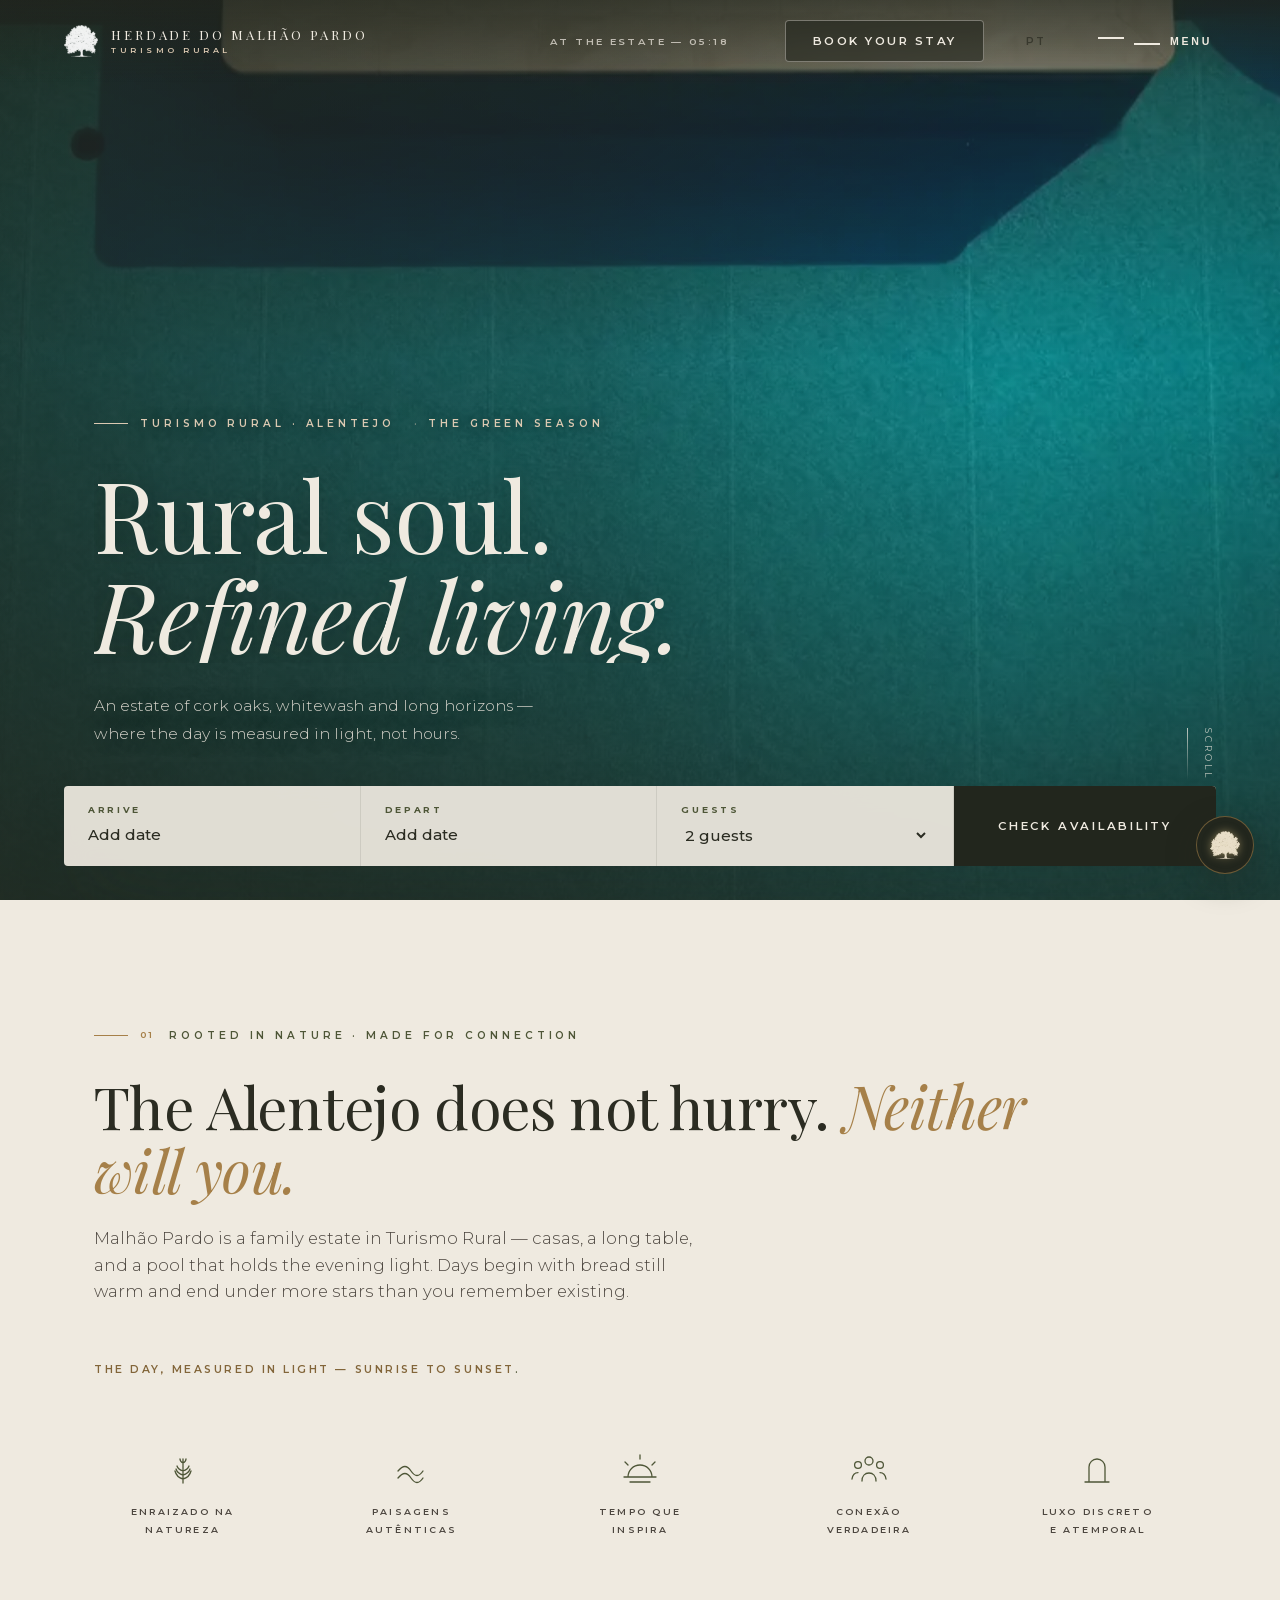
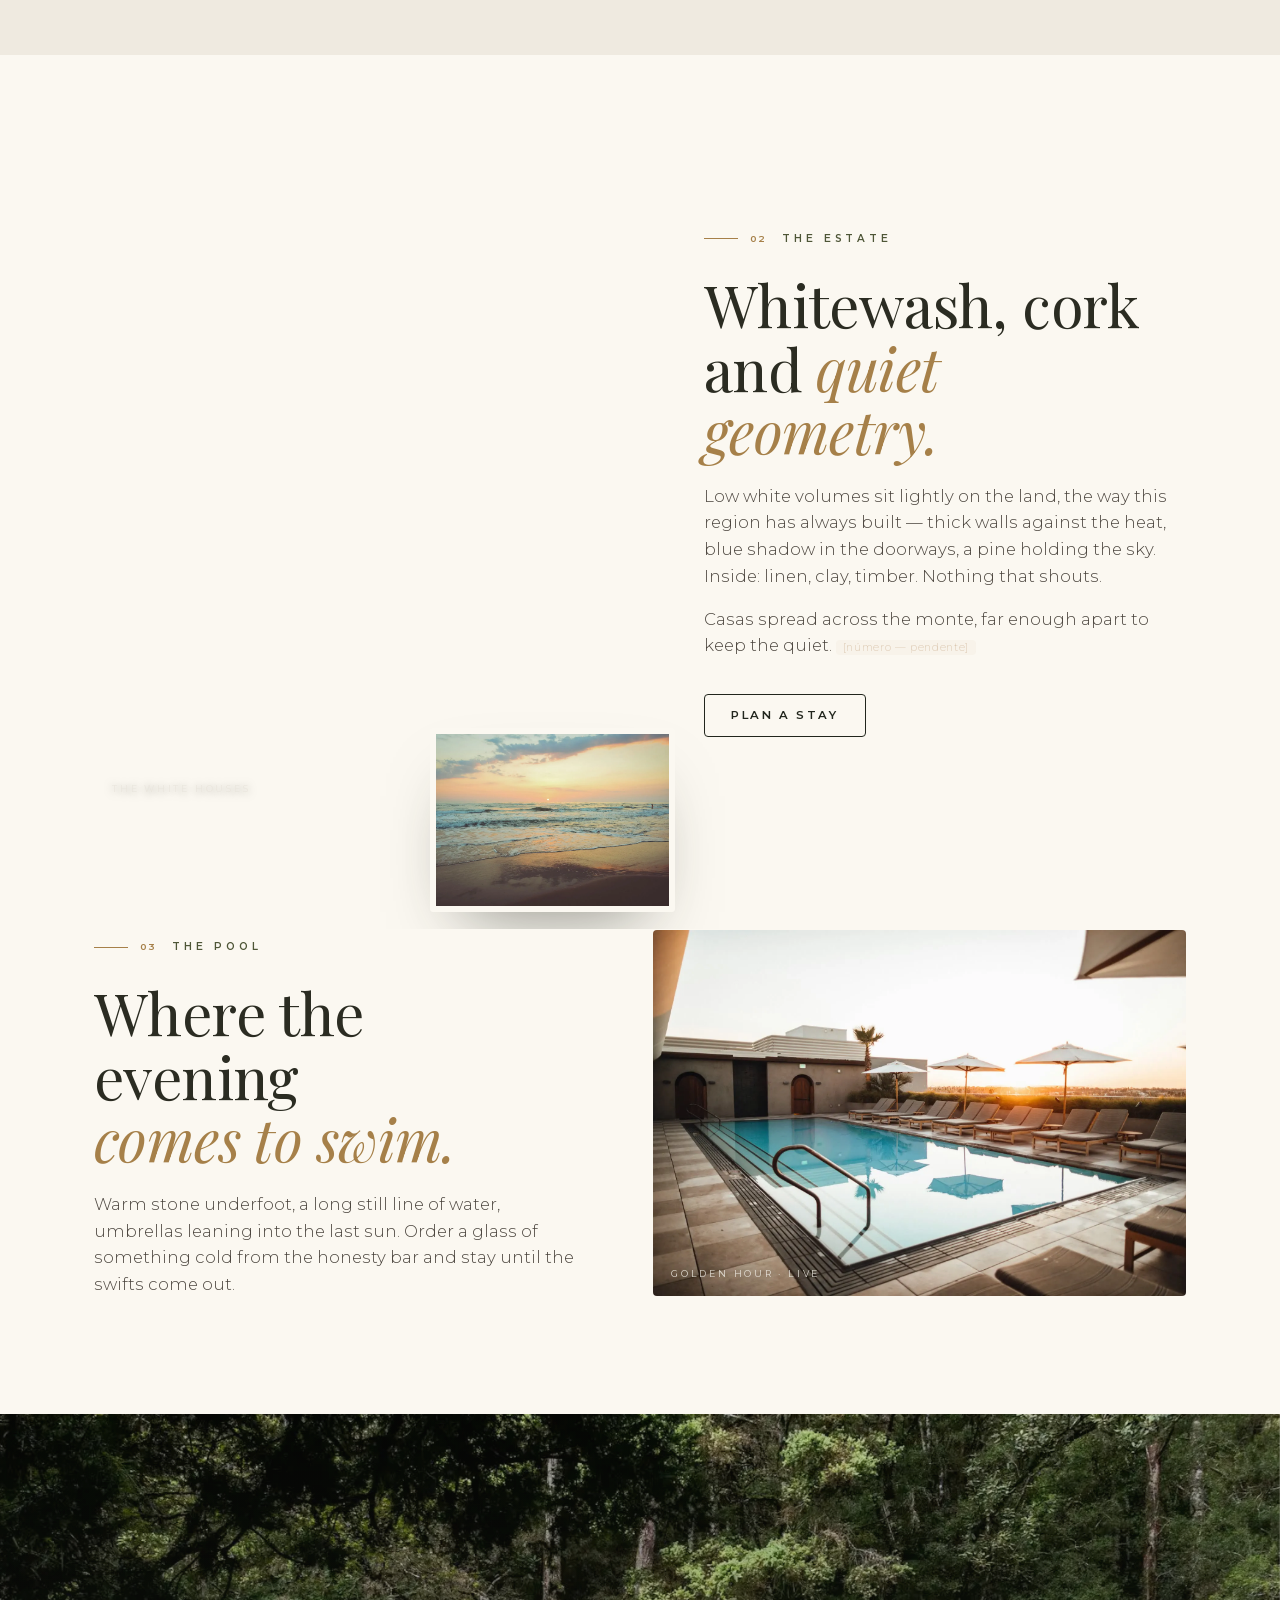
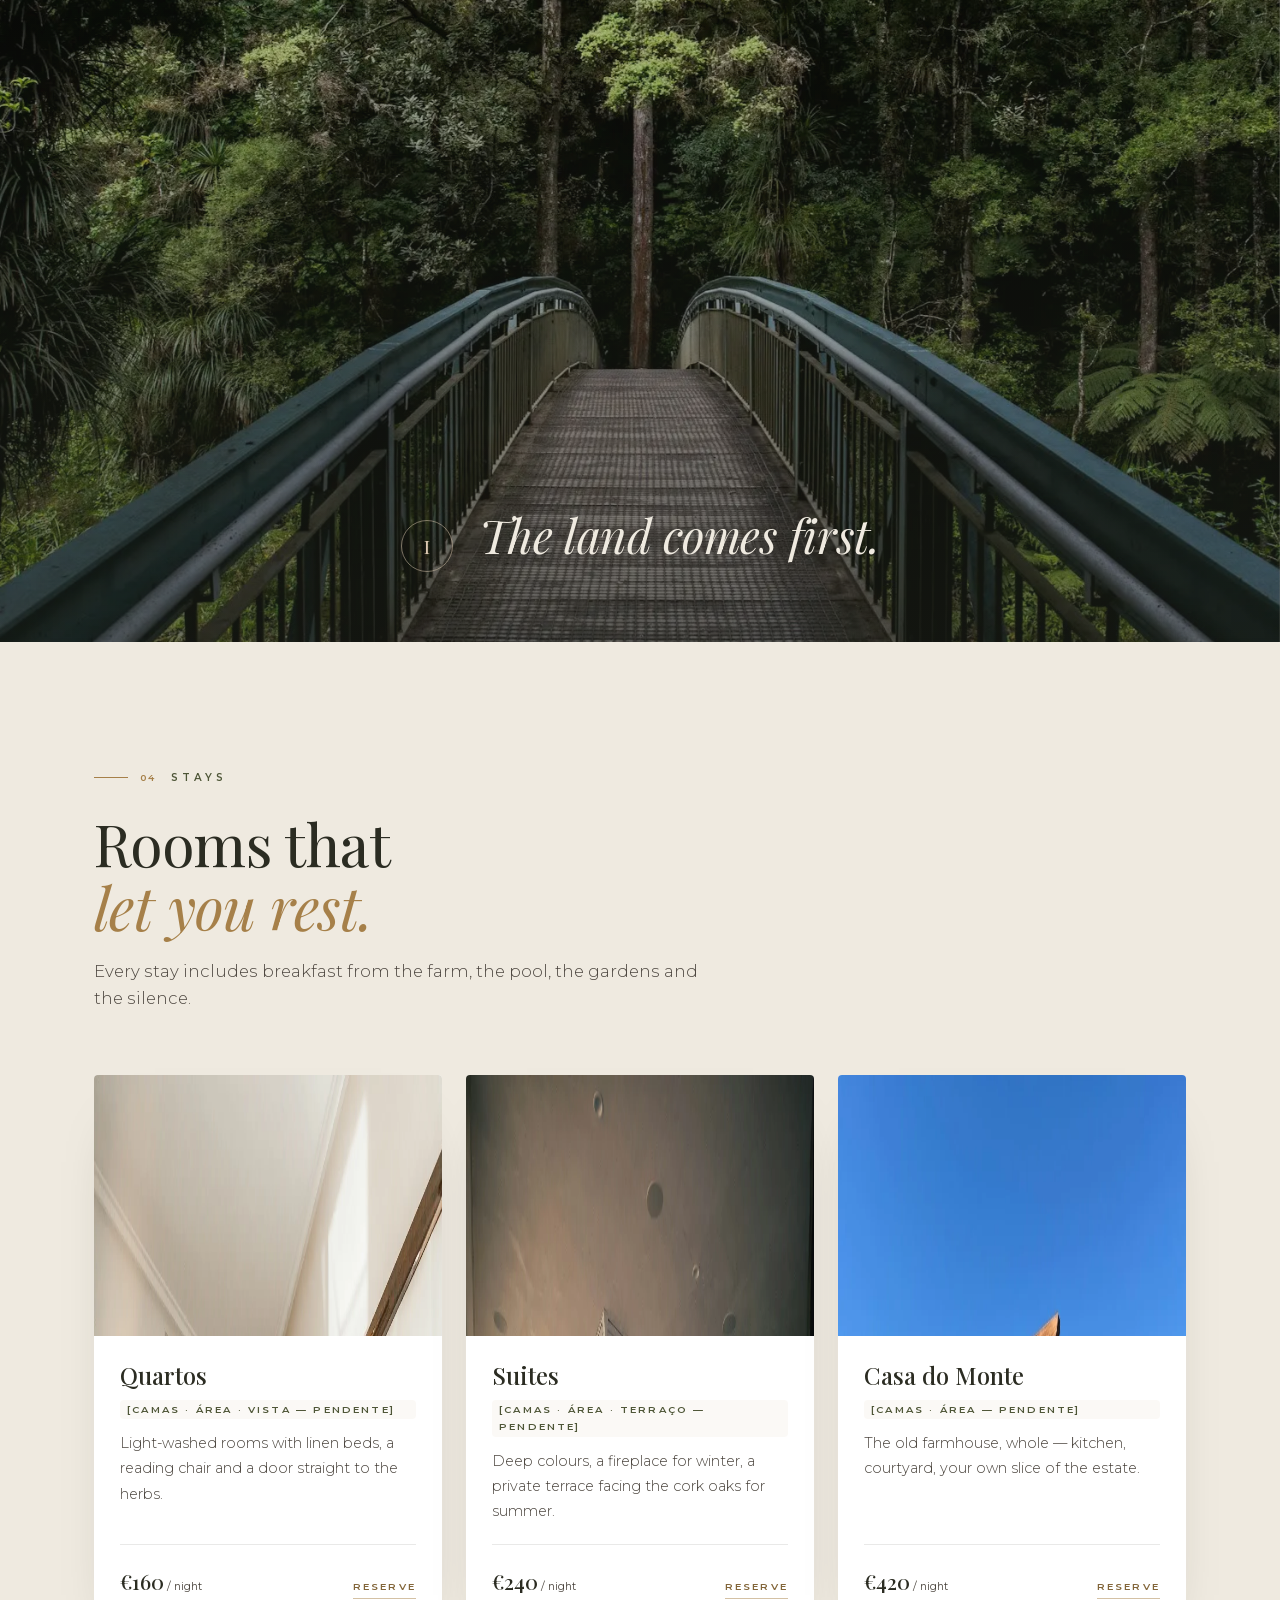
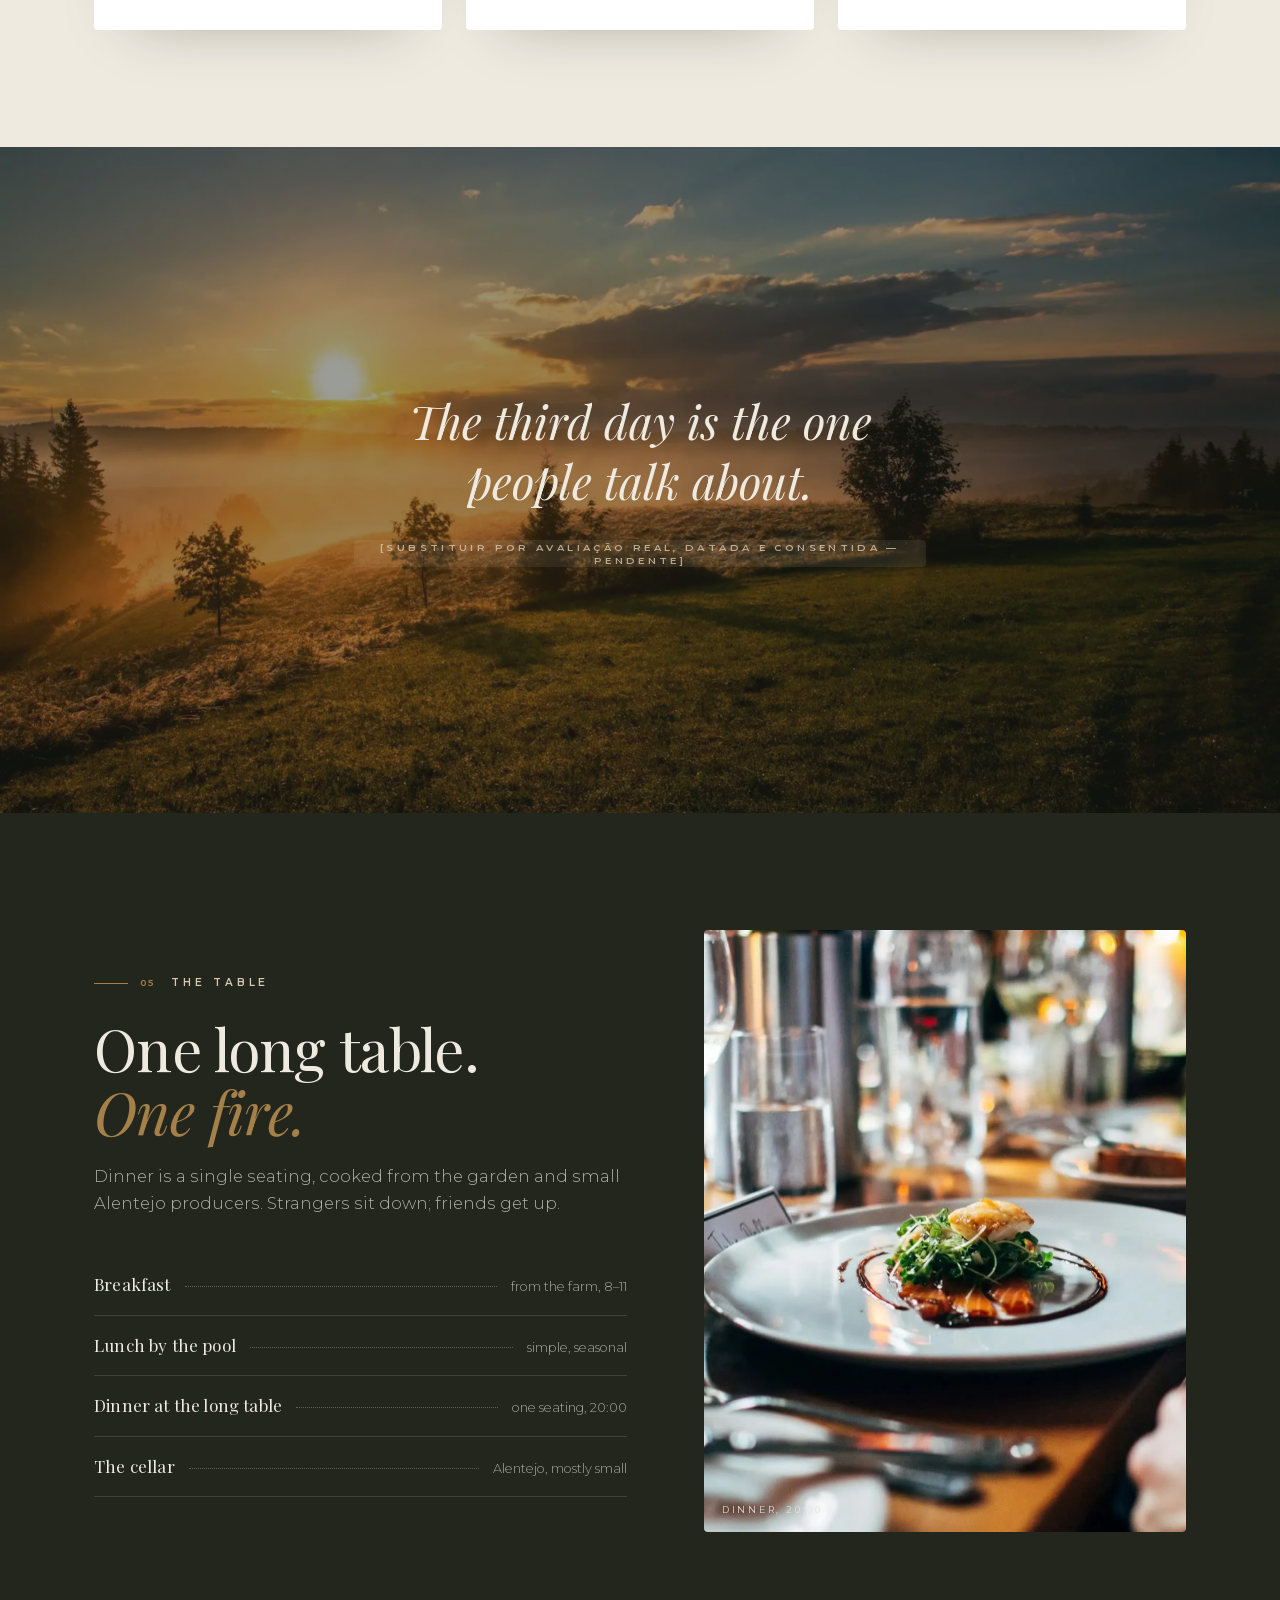
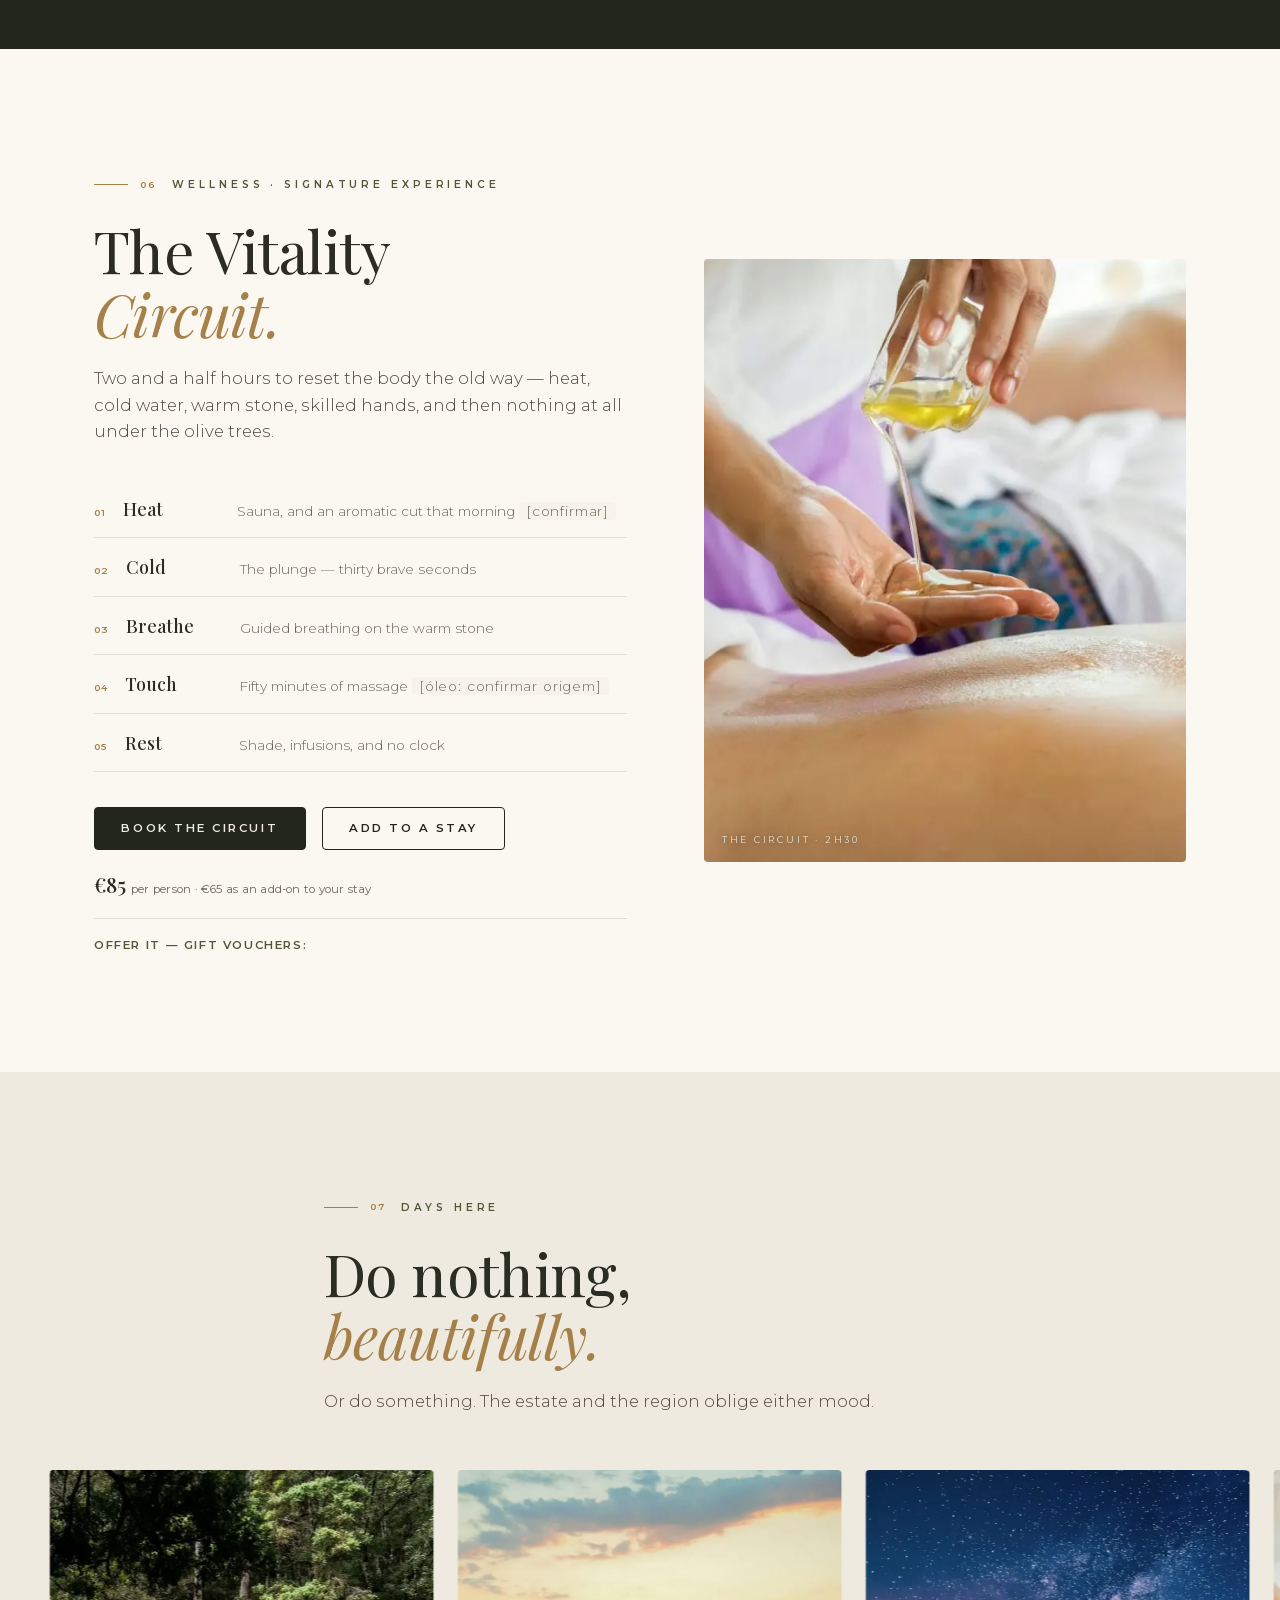
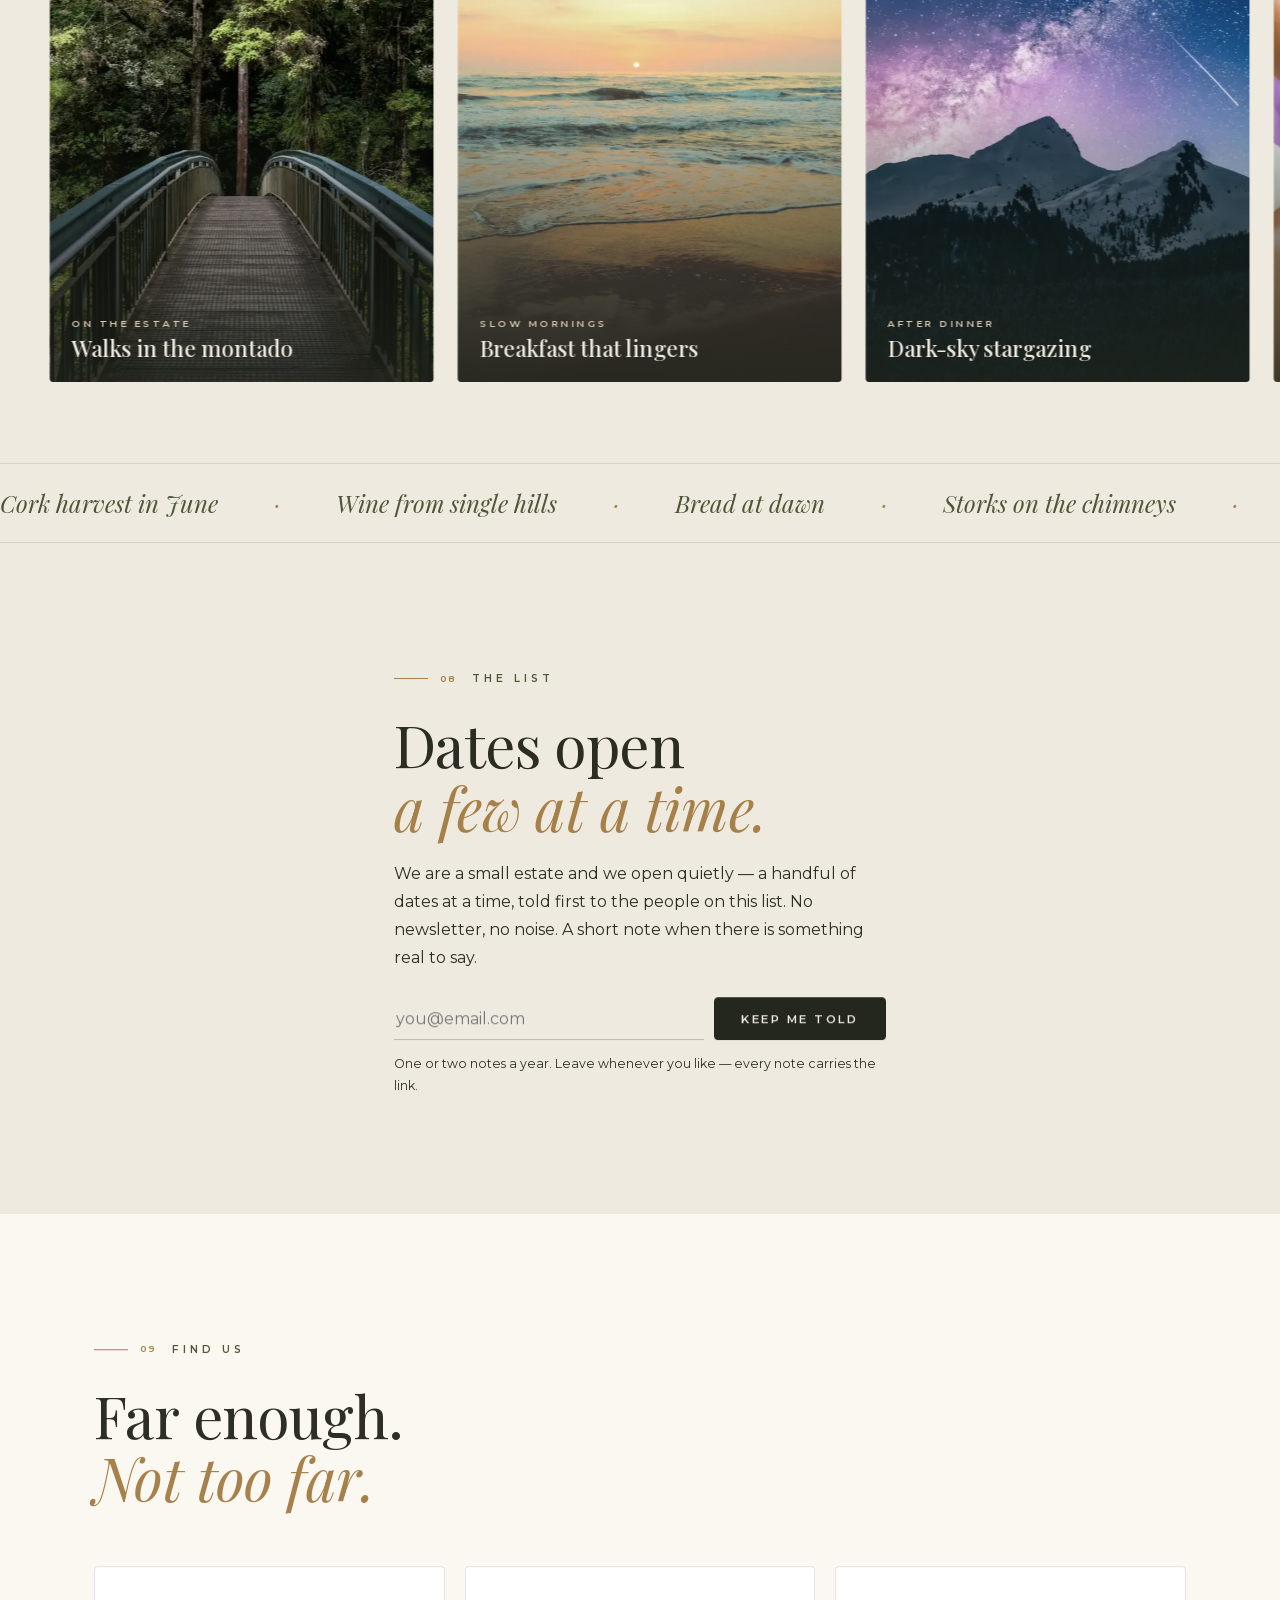
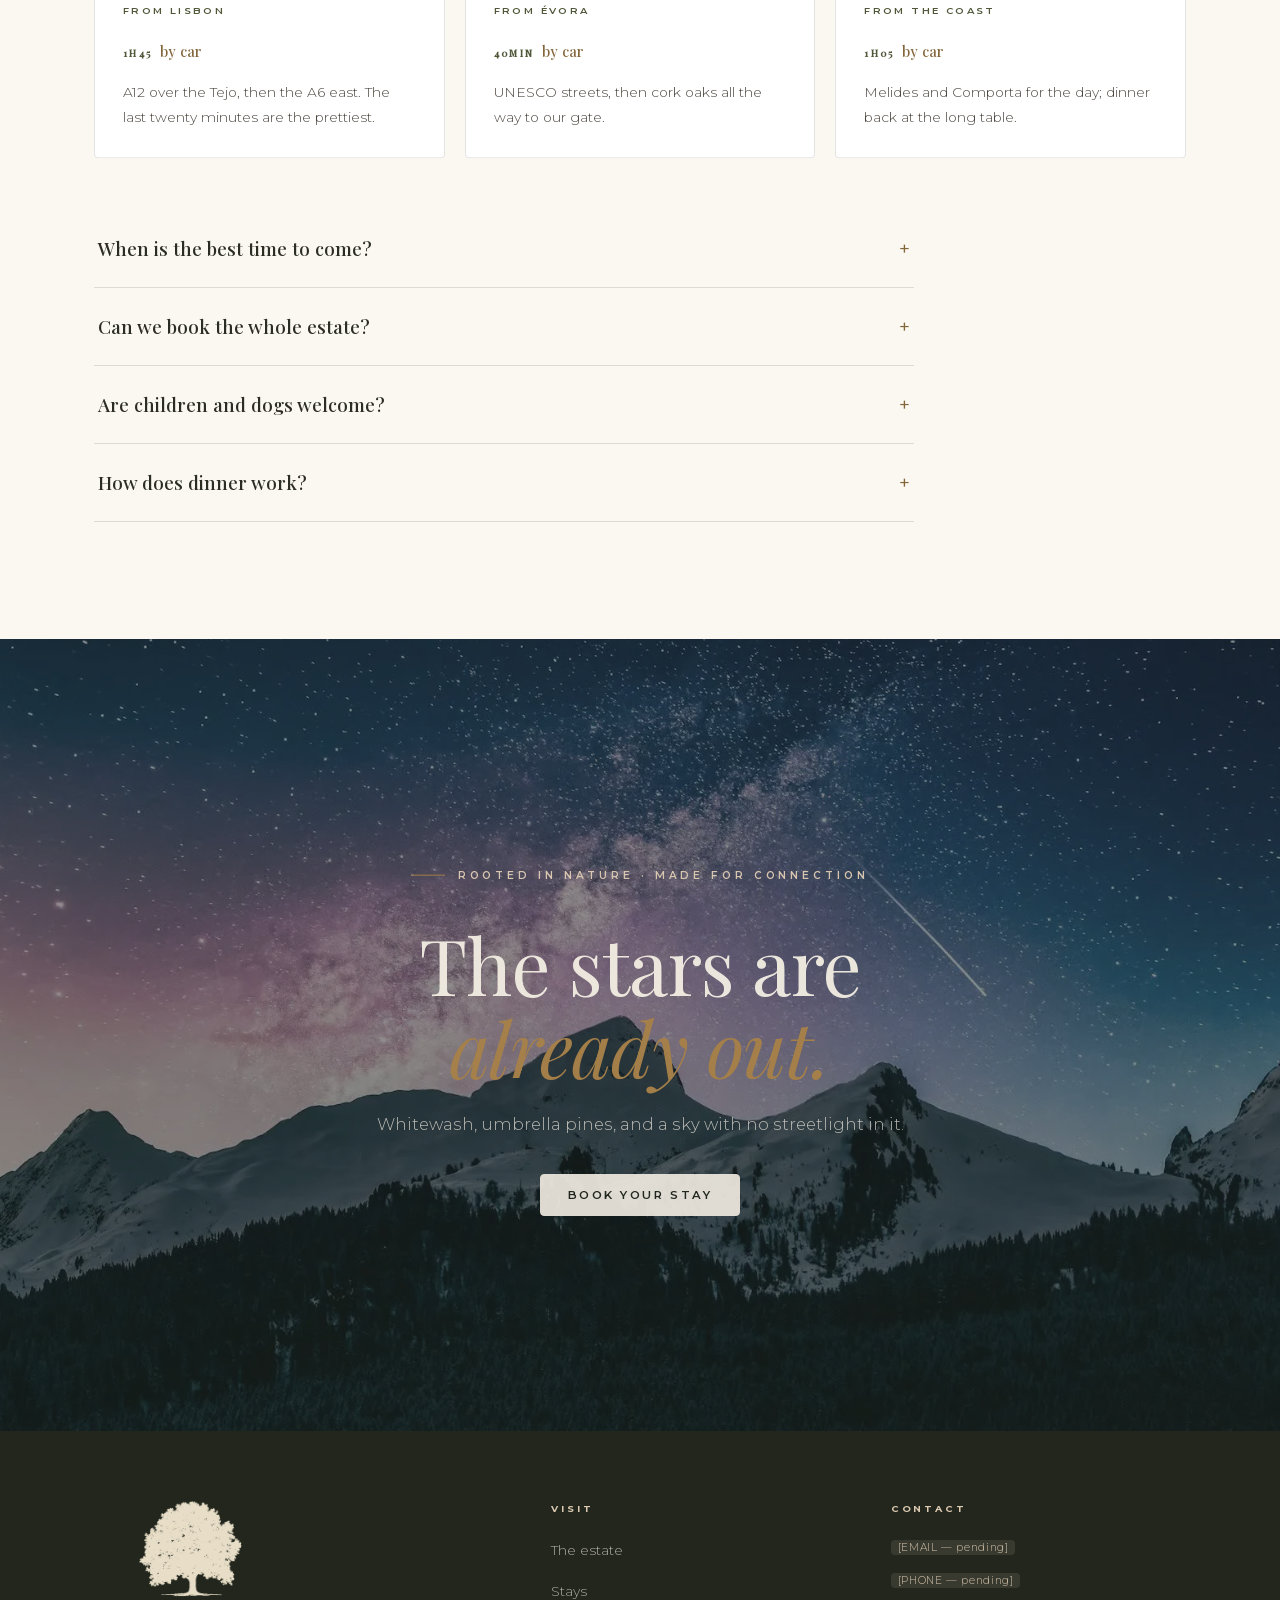
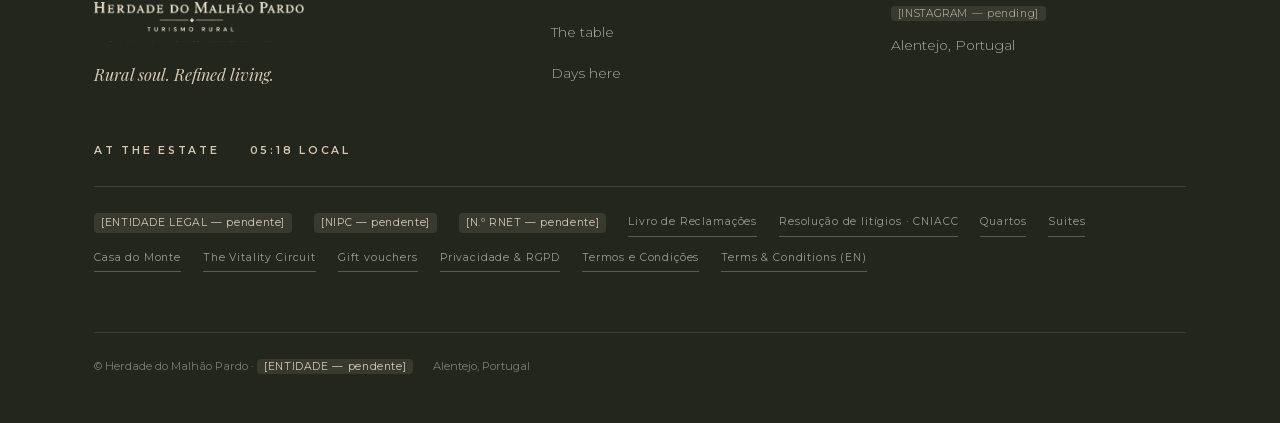
<file: index.html>
<!DOCTYPE html>

<html lang="en">
<head>
<meta charset="utf-8"/>
<meta content="noindex,nofollow" name="robots"/><!-- lift this once the legal block, rates and contact are real -->
<meta content="width=device-width, initial-scale=1.0, viewport-fit=cover" name="viewport"/>
<title>Herdade do Malhão Pardo — Turismo Rural, Alentejo</title>
<link href="img/favicon-32.png" rel="icon" sizes="32x32" type="image/png"/>
<link href="img/favicon-180.png" rel="apple-touch-icon" sizes="180x180"/>
<meta content="Turismo Rural no Alentejo — casas caiadas, pinheiros-mansos, piscina e o silêncio do montado. Pedido de reserva directo." name="description"/>
<meta content="Herdade do Malhão Pardo — Rural soul. Refined living." property="og:title"/>
<meta content="Turismo Rural no Alentejo. Enraizado na natureza, feito para a ligação." property="og:description"/>
<meta content="summary_large_image" name="twitter:card"/>
<meta content="Herdade do Malhão Pardo — Turismo Rural, Alentejo" name="twitter:title"/>
<meta content="Turismo Rural no Alentejo — casas caiadas, pinheiros-mansos e o silêncio do montado." name="twitter:description"/>
<meta content="https://malhaopardo.pt/img/social-card.jpg" name="twitter:image"/>
<meta content="Herdade do Malhão Pardo" property="og:site_name"/>
<meta content="pt_PT" property="og:locale"/>
<meta content="1200" property="og:image:width"/>
<meta content="675" property="og:image:height"/>
<meta content="A herdade vista do ar, ao fim da tarde" property="og:image:alt"/>
<meta content="website" property="og:type"/>
<meta content="https://malhaopardo.pt/img/social-card.jpg" property="og:image"/>
<meta content="https://malhaopardo.pt/" property="og:url"/>
<link href="https://malhaopardo.pt/" rel="canonical"/>
<meta content="#22261D" name="theme-color"/>
<link as="image" fetchpriority="high" href="img/hero-poster-1200.webp" imagesizes="100vw" imagesrcset="img/hero-poster-800.webp 800w, img/hero-poster-1200.webp 1200w, img/hero-poster.webp 1920w" rel="preload"/>
<script src="js/gsap.min.js"></script>
<script src="js/ScrollTrigger.min.js"></script>
<script src="js/lenis.min.js"></script>
<script type="application/ld+json">
{"@context":"https://schema.org","@type":["Resort","FarmStay"],"url":"https://malhaopardo.pt/","geo":{"@type":"GeoCoordinates","latitude":38.57,"longitude":-7.91},"name":"Herdade do Malhão Pardo","alternateName":"Malhão Pardo","additionalType":"https://schema.org/FarmStay",
"description":"Boutique resort in the Alentejo, Portugal. Rural soul, refined living.",
"slogan":"Rooted in nature. Made for connection.",
"address":{"@type":"PostalAddress","addressRegion":"Alentejo","addressCountry":"PT"},
"image":"https://malhaopardo.pt/img/social-card.jpg","priceRange":"€€€"}
</script>
<link as="font" crossorigin="" href="fonts/PlayfairDisplay-400-lat.woff2" rel="preload" type="font/woff2"/>
<link as="font" crossorigin="" href="fonts/Montserrat-400-lat.woff2" rel="preload" type="font/woff2"/>
<style>
/* Self-hosted 2026-09-02: the type no longer travels to Google.
   Removes two external hosts from the critical path and one recipient of every
   visitor's IP from the privacy policy. unicode-range means a browser fetches only
   the subset it actually needs — latin for PT and EN. */
@font-face {
  font-family: 'Montserrat';
  font-style: normal;
  font-weight: 300;
  font-display: swap;
  src: url(fonts/Montserrat-300-ext.woff2) format('woff2');
  unicode-range: U+0100-02BA, U+02BD-02C5, U+02C7-02CC, U+02CE-02D7, U+02DD-02FF, U+0304, U+0308, U+0329, U+1D00-1DBF, U+1E00-1E9F, U+1EF2-1EFF, U+2020, U+20A0-20AB, U+20AD-20C0, U+2113, U+2C60-2C7F, U+A720-A7FF;
}
@font-face {
  font-family: 'Montserrat';
  font-style: normal;
  font-weight: 300;
  font-display: swap;
  src: url(fonts/Montserrat-300-lat.woff2) format('woff2');
  unicode-range: U+0000-00FF, U+0131, U+0152-0153, U+02BB-02BC, U+02C6, U+02DA, U+02DC, U+0304, U+0308, U+0329, U+2000-206F, U+20AC, U+2122, U+2191, U+2193, U+2212, U+2215, U+FEFF, U+FFFD;
}
@font-face {
  font-family: 'Montserrat';
  font-style: normal;
  font-weight: 400;
  font-display: swap;
  src: url(fonts/Montserrat-400-ext.woff2) format('woff2');
  unicode-range: U+0100-02BA, U+02BD-02C5, U+02C7-02CC, U+02CE-02D7, U+02DD-02FF, U+0304, U+0308, U+0329, U+1D00-1DBF, U+1E00-1E9F, U+1EF2-1EFF, U+2020, U+20A0-20AB, U+20AD-20C0, U+2113, U+2C60-2C7F, U+A720-A7FF;
}
@font-face {
  font-family: 'Montserrat';
  font-style: normal;
  font-weight: 400;
  font-display: swap;
  src: url(fonts/Montserrat-400-lat.woff2) format('woff2');
  unicode-range: U+0000-00FF, U+0131, U+0152-0153, U+02BB-02BC, U+02C6, U+02DA, U+02DC, U+0304, U+0308, U+0329, U+2000-206F, U+20AC, U+2122, U+2191, U+2193, U+2212, U+2215, U+FEFF, U+FFFD;
}
@font-face {
  font-family: 'Montserrat';
  font-style: normal;
  font-weight: 500;
  font-display: swap;
  src: url(fonts/Montserrat-500-ext.woff2) format('woff2');
  unicode-range: U+0100-02BA, U+02BD-02C5, U+02C7-02CC, U+02CE-02D7, U+02DD-02FF, U+0304, U+0308, U+0329, U+1D00-1DBF, U+1E00-1E9F, U+1EF2-1EFF, U+2020, U+20A0-20AB, U+20AD-20C0, U+2113, U+2C60-2C7F, U+A720-A7FF;
}
@font-face {
  font-family: 'Montserrat';
  font-style: normal;
  font-weight: 500;
  font-display: swap;
  src: url(fonts/Montserrat-500-lat.woff2) format('woff2');
  unicode-range: U+0000-00FF, U+0131, U+0152-0153, U+02BB-02BC, U+02C6, U+02DA, U+02DC, U+0304, U+0308, U+0329, U+2000-206F, U+20AC, U+2122, U+2191, U+2193, U+2212, U+2215, U+FEFF, U+FFFD;
}
@font-face {
  font-family: 'Montserrat';
  font-style: normal;
  font-weight: 600;
  font-display: swap;
  src: url(fonts/Montserrat-600-ext.woff2) format('woff2');
  unicode-range: U+0100-02BA, U+02BD-02C5, U+02C7-02CC, U+02CE-02D7, U+02DD-02FF, U+0304, U+0308, U+0329, U+1D00-1DBF, U+1E00-1E9F, U+1EF2-1EFF, U+2020, U+20A0-20AB, U+20AD-20C0, U+2113, U+2C60-2C7F, U+A720-A7FF;
}
@font-face {
  font-family: 'Montserrat';
  font-style: normal;
  font-weight: 600;
  font-display: swap;
  src: url(fonts/Montserrat-600-lat.woff2) format('woff2');
  unicode-range: U+0000-00FF, U+0131, U+0152-0153, U+02BB-02BC, U+02C6, U+02DA, U+02DC, U+0304, U+0308, U+0329, U+2000-206F, U+20AC, U+2122, U+2191, U+2193, U+2212, U+2215, U+FEFF, U+FFFD;
}
@font-face {
  font-family: 'Playfair Display';
  font-style: italic;
  font-weight: 400;
  font-display: swap;
  src: url(fonts/PlayfairDisplay-400i-ext.woff2) format('woff2');
  unicode-range: U+0100-02BA, U+02BD-02C5, U+02C7-02CC, U+02CE-02D7, U+02DD-02FF, U+0304, U+0308, U+0329, U+1D00-1DBF, U+1E00-1E9F, U+1EF2-1EFF, U+2020, U+20A0-20AB, U+20AD-20C0, U+2113, U+2C60-2C7F, U+A720-A7FF;
}
@font-face {
  font-family: 'Playfair Display';
  font-style: italic;
  font-weight: 400;
  font-display: swap;
  src: url(fonts/PlayfairDisplay-400i-lat.woff2) format('woff2');
  unicode-range: U+0000-00FF, U+0131, U+0152-0153, U+02BB-02BC, U+02C6, U+02DA, U+02DC, U+0304, U+0308, U+0329, U+2000-206F, U+20AC, U+2122, U+2191, U+2193, U+2212, U+2215, U+FEFF, U+FFFD;
}
@font-face {
  font-family: 'Playfair Display';
  font-style: italic;
  font-weight: 500;
  font-display: swap;
  src: url(fonts/PlayfairDisplay-500i-ext.woff2) format('woff2');
  unicode-range: U+0100-02BA, U+02BD-02C5, U+02C7-02CC, U+02CE-02D7, U+02DD-02FF, U+0304, U+0308, U+0329, U+1D00-1DBF, U+1E00-1E9F, U+1EF2-1EFF, U+2020, U+20A0-20AB, U+20AD-20C0, U+2113, U+2C60-2C7F, U+A720-A7FF;
}
@font-face {
  font-family: 'Playfair Display';
  font-style: italic;
  font-weight: 500;
  font-display: swap;
  src: url(fonts/PlayfairDisplay-500i-lat.woff2) format('woff2');
  unicode-range: U+0000-00FF, U+0131, U+0152-0153, U+02BB-02BC, U+02C6, U+02DA, U+02DC, U+0304, U+0308, U+0329, U+2000-206F, U+20AC, U+2122, U+2191, U+2193, U+2212, U+2215, U+FEFF, U+FFFD;
}
@font-face {
  font-family: 'Playfair Display';
  font-style: normal;
  font-weight: 400;
  font-display: swap;
  src: url(fonts/PlayfairDisplay-400-ext.woff2) format('woff2');
  unicode-range: U+0100-02BA, U+02BD-02C5, U+02C7-02CC, U+02CE-02D7, U+02DD-02FF, U+0304, U+0308, U+0329, U+1D00-1DBF, U+1E00-1E9F, U+1EF2-1EFF, U+2020, U+20A0-20AB, U+20AD-20C0, U+2113, U+2C60-2C7F, U+A720-A7FF;
}
@font-face {
  font-family: 'Playfair Display';
  font-style: normal;
  font-weight: 400;
  font-display: swap;
  src: url(fonts/PlayfairDisplay-400-lat.woff2) format('woff2');
  unicode-range: U+0000-00FF, U+0131, U+0152-0153, U+02BB-02BC, U+02C6, U+02DA, U+02DC, U+0304, U+0308, U+0329, U+2000-206F, U+20AC, U+2122, U+2191, U+2193, U+2212, U+2215, U+FEFF, U+FFFD;
}
@font-face {
  font-family: 'Playfair Display';
  font-style: normal;
  font-weight: 500;
  font-display: swap;
  src: url(fonts/PlayfairDisplay-500-ext.woff2) format('woff2');
  unicode-range: U+0100-02BA, U+02BD-02C5, U+02C7-02CC, U+02CE-02D7, U+02DD-02FF, U+0304, U+0308, U+0329, U+1D00-1DBF, U+1E00-1E9F, U+1EF2-1EFF, U+2020, U+20A0-20AB, U+20AD-20C0, U+2113, U+2C60-2C7F, U+A720-A7FF;
}
@font-face {
  font-family: 'Playfair Display';
  font-style: normal;
  font-weight: 500;
  font-display: swap;
  src: url(fonts/PlayfairDisplay-500-lat.woff2) format('woff2');
  unicode-range: U+0000-00FF, U+0131, U+0152-0153, U+02BB-02BC, U+02C6, U+02DA, U+02DC, U+0304, U+0308, U+0329, U+2000-206F, U+20AC, U+2122, U+2191, U+2193, U+2212, U+2215, U+FEFF, U+FFFD;
}
@font-face {
  font-family: 'Montserrat';
  font-style: normal;
  font-weight: 700;
  font-display: swap;
  src: url(fonts/Montserrat-700-lat.woff2) format('woff2');
  unicode-range: U+0000-00FF, U+0131, U+0152-0153, U+02BB-02BC, U+02C6, U+02DA, U+02DC, U+0304, U+0308, U+0329, U+2000-206F, U+20AC, U+2122, U+2191, U+2193, U+2212, U+2215, U+FEFF, U+FFFD;
}
@font-face {
  font-family: 'Montserrat';
  font-style: normal;
  font-weight: 700;
  font-display: swap;
  src: url(fonts/Montserrat-700-ext.woff2) format('woff2');
  unicode-range: U+0100-02BA, U+02BD-02C5, U+02C7-02CC, U+02CE-02D7, U+02DD-02FF, U+0304, U+0308, U+0329, U+1D00-1DBF, U+1E00-1E9F, U+1EF2-1EFF, U+2020, U+20A0-20AB, U+20AD-20C0, U+2113, U+2C60-2C7F, U+A720-A7FF;
}

:root{
  --terra:#A68049;--terra-text:#826539; --terra-ink:#8A6835; --olive:#4E5637; --sand:#DCC9B2; --stone:#EFEAE0; --night:#22261D;
  --ink:#2B2C22; --paper:#FBF8F1; --line:rgba(42,38,34,.12);
  --disp:'Playfair Display',Georgia,serif; --sans:'Montserrat',system-ui,sans-serif;
  --pad:clamp(22px,5vw,72px); --ease:cubic-bezier(.25,.8,.25,1); --r:4px;
}
*{box-sizing:border-box;margin:0;padding:0}
html{scroll-behavior:smooth}
html.lenis{scroll-behavior:auto}
body{font-family:var(--sans);background:var(--stone);color:var(--ink);
  font-size:16px;line-height:1.75;-webkit-font-smoothing:antialiased;overflow-x:hidden}
img{max-width:100%;display:block}
a{color:inherit;text-decoration:none}
::selection{background:var(--terra);color:var(--stone)}
.wrap{max-width:1220px;margin:0 auto;padding-inline:var(--pad)}

/* ── typography ── */
.disp{font-family:var(--disp);font-weight:400;line-height:1.08;letter-spacing:-.01em}
h2.disp{font-size:clamp(2.3rem,4.6vw,4rem)}
h2 em,.disp em{font-style:italic;color:var(--terra)}
.eyebrow{font-size:.64rem;font-weight:600;letter-spacing:.38em;text-transform:uppercase;
  color:var(--olive);display:inline-flex;align-items:center;gap:1.2em}
.eyebrow::before{content:"";width:34px;height:1px;background:var(--terra)}
.lede{line-height:1.6;font-size:clamp(1rem,1.3vw,1.14rem);font-weight:300;max-width:56ch;color:#4C463F}
.word{display:inline-block;overflow:hidden;vertical-align:bottom}
.word i{display:inline-block;font-style:inherit;will-change:transform}

/* ── preloader ── */
#pre{position:fixed;inset:0;z-index:200;display:flex;
  flex-direction:column;align-items:center;justify-content:center;gap:18px;
  background:
    radial-gradient(ellipse 70% 55% at 50% 62%, rgba(201,122,93,.16), transparent 70%),
    linear-gradient(180deg,#F6EFE3 0%,#EFDFC8 100%);
  transition:opacity .6s var(--ease),visibility .6s}
#pre.gone{opacity:0;visibility:hidden}
@keyframes oakin{from{opacity:0;transform:translateY(6px) scale(.96)}to{opacity:1;transform:none}}
@keyframes dot{to{opacity:1}}
#pre .pn{font-family:var(--disp);font-size:.98rem;line-height:1.7;text-align:center;letter-spacing:.34em;text-transform:uppercase;
  color:var(--olive);text-indent:.34em;opacity:0;animation:dot .6s .25s forwards}
#pre .pt{font-size:.56rem;font-weight:600;letter-spacing:.5em;text-transform:uppercase;
  color:var(--terra);margin-top:10px;opacity:0;animation:dot .8s .55s forwards;padding-left:.5em}

/* ── nav ── */
nav{position:fixed;inset:0 0 auto;z-index:90;transition:background .5s,box-shadow .5s,transform .5s}
nav:not(.solid)::before{content:'';position:absolute;inset:0;pointer-events:none;
  background:linear-gradient(180deg,rgba(34,38,29,.55),rgba(34,38,29,0));z-index:-1}
nav.solid{background:rgba(233,228,219,.92);backdrop-filter:blur(14px);
  box-shadow:0 1px 0 rgba(42,38,34,.08)}
nav.hide{transform:translateY(-100%)}
.nav-in{display:flex;align-items:center;gap:34px;padding:20px var(--pad);max-width:1600px;margin:0 auto}
.brand{display:flex;align-items:center;gap:13px}
.brand .bt{font-family:var(--disp);font-size:.82rem;letter-spacing:.22em;text-transform:uppercase;line-height:1;white-space:nowrap}
.brand .bt small{display:block;font-family:var(--sans);font-size:.5rem;font-weight:600;
  letter-spacing:.44em;color:var(--olive);margin-top:5px}
.nav-links{display:flex;gap:30px;margin-left:auto;font-size:.72rem;font-weight:600;
  letter-spacing:.18em;text-transform:uppercase;color:#4C463F}
.nav-links a{position:relative;padding:4px 0}
.nav-links a::after{content:"";position:absolute;left:0;bottom:0;width:100%;height:1px;
  background:var(--terra);transform:scaleX(0);transform-origin:right;transition:transform .45s var(--ease)}
.nav-links a:hover::after{transform:scaleX(1);transform-origin:left}
.btn{display:inline-flex;align-items:center;justify-content:center;gap:.9em;cursor:pointer;
  font-family:var(--sans);font-weight:600;font-size:.72rem;letter-spacing:.22em;text-transform:uppercase;
  padding:1.15em 2.3em;border:1px solid var(--night);background:var(--night);color:var(--stone);
  border-radius:var(--r);transition:background .4s,color .4s,border-color .4s,transform .4s var(--ease)}
.btn:hover{background:var(--olive);border-color:var(--terra);transform:translateY(-2px)}
.btn.ghost{background:transparent;color:var(--night)}
.btn.ghost:hover{background:var(--night);color:var(--stone)}
.btn.light{background:var(--stone);border-color:var(--stone);color:var(--night)}
.btn.light:hover{background:var(--terra);border-color:var(--terra);color:var(--stone)}
nav:not(.solid) .nav-links{color:rgba(233,228,219,.88)}
nav:not(.solid) .brand .bt{color:var(--stone)}
nav:not(.solid) .brand .bt small{color:var(--sand)}
nav:not(.solid) .brand svg path{stroke:var(--sand)}
nav:not(.solid) .btn{background:rgba(34,38,29,.6);border-color:rgba(233,228,219,.4);backdrop-filter:blur(6px)}
@media(max-width:960px){.nav-links{display:none}}

/* ── hero ── */
.hero{position:relative;min-height:100svh;display:flex;align-items:flex-end;overflow:hidden;color:var(--stone)}
.hero .bg{position:absolute;inset:-12% 0;background:url(img/hero-poster.webp) center/cover;will-change:transform}
@media (max-width:800px){.hero .bg{background-image:url(img/hero-poster-800.webp)}}
@media (min-width:801px) and (max-width:1300px){.hero .bg{background-image:url(img/hero-poster-1200.webp)}}
.hero .tint{position:absolute;inset:0;background:
  linear-gradient(180deg,rgba(34,38,29,.58),rgba(34,38,29,.14) 40%,rgba(34,38,29,.78) 100%),
  linear-gradient(90deg,rgba(34,38,29,.72) 0%,rgba(34,38,29,.46) 46%,rgba(34,38,29,.06) 78%)}
@media(max-width:900px){.hero .tint{background:
  linear-gradient(180deg,rgba(34,38,29,.66),rgba(34,38,29,.42) 34%,rgba(34,38,29,.86) 100%)}
  .hero h1,.hero .sub{text-shadow:0 2px 22px rgba(20,24,16,.5)}
  .hero .eyebrow #seasonTag{display:none}}
.hero-in{position:relative;z-index:2;width:100%;padding-bottom:clamp(120px,17vh,180px)}
.hero .eyebrow{color:var(--sand);text-shadow:0 1px 14px rgba(20,24,16,.6)}
.hero .eyebrow::before{background:var(--sand)}
.hero h1{text-shadow:0 2px 30px rgba(20,24,16,.28);font-family:var(--disp);font-weight:400;font-size:clamp(3rem,7.6vw,6.6rem);
  line-height:1.02;letter-spacing:-.012em;margin:.32em 0 .3em;max-width:11em}
.hero h1 em{font-style:italic}
.hero .sub{text-shadow:0 1px 18px rgba(20,24,16,.62);font-weight:300;font-size:clamp(.98rem,1.2vw,1.12rem);max-width:44ch;color:rgba(233,228,219,.88)}
/* booking bar */
.bookbar{position:absolute;z-index:5;left:var(--pad);right:var(--pad);bottom:34px;
  display:flex;align-items:stretch;background:rgba(233,228,219,.96);backdrop-filter:blur(12px);
  border-radius:var(--r);box-shadow:0 30px 70px -30px rgba(34,38,29,.55);overflow:hidden;
  max-width:1360px;margin:0 auto}
.bb-f{flex:1;padding:16px 24px;border-right:1px solid rgba(42,38,34,.1);min-width:0}
.bb-f label{display:block;font-size:.56rem;font-weight:700;letter-spacing:.3em;
  text-transform:uppercase;color:var(--olive);margin-bottom:4px}
.bb-f input,.bb-f select{width:100%;border:0;background:none;font-family:var(--sans);
  font-size:.94rem;font-weight:500;color:var(--ink);outline:none;cursor:pointer}
.bb-go{border:0;cursor:pointer;background:var(--night);color:var(--stone);font-family:var(--sans);
  font-weight:600;font-size:.72rem;letter-spacing:.24em;text-transform:uppercase;padding:0 44px;
  transition:background .4s}
.bb-go:hover{background:var(--olive)}
@media(max-width:900px){.bookbar{display:none}}
.scue{position:absolute;z-index:4;right:var(--pad);bottom:120px;display:flex;flex-direction:column;
  align-items:center;gap:12px;color:rgba(233,228,219,.75);font-size:.56rem;letter-spacing:.34em;
  text-transform:uppercase;writing-mode:vertical-rl}
.scue i{width:1px;height:52px;background:linear-gradient(rgba(233,228,219,.8),transparent)}
@media(max-width:900px){.scue{display:none}}

/* ── sections ── */
section{position:relative}
.band{padding-block:clamp(90px,13vh,170px)}
.night-band{background:var(--night);color:var(--stone)}
.night-band .lede{line-height:1.6;color:rgba(233,228,219,.72)}
.night-band .eyebrow{color:var(--sand)}
.paper-band{background:var(--paper)}
.shead{max-width:760px}

/* pillars */
.pillars{display:flex;gap:clamp(20px,4vw,64px);justify-content:space-between;
  margin-top:70px;flex-wrap:wrap}
.pillar{display:flex;flex-direction:column;align-items:center;gap:14px;flex:1;min-width:110px}
.pillar svg{width:40px;height:40px;stroke:var(--olive);fill:none;stroke-width:1.3;stroke-linecap:round}
.pillar span{text-align:center;line-height:1.9;font-size:.58rem;font-weight:600;letter-spacing:.24em;text-transform:uppercase;color:#4C463F}

/* editorial split */
.split{align-items:start;display:grid;grid-template-columns:1.05fr .95fr;gap:clamp(36px,6vw,110px);align-items:center}
.split.rev{grid-template-columns:.95fr 1.05fr}
@media(max-width:900px){.split,.split.rev{grid-template-columns:1fr}}
.frame{position:relative;overflow:hidden;border-radius:var(--r)}
.frame img{width:100%;height:100%;object-fit:cover;transform:scale(1.12);will-change:transform}
.frame.tall{aspect-ratio:4/5}.frame.wide{aspect-ratio:16/11}
.frame .cap{position:absolute;left:18px;bottom:14px;font-size:.58rem;letter-spacing:.3em;
  text-transform:uppercase;color:rgba(233,228,219,.9);text-shadow:0 1px 8px rgba(34,38,29,.5)}
.smallcaps{font-size:.62rem;font-weight:600;letter-spacing:.32em;text-transform:uppercase;color:var(--terra)}

/* stays */
.stays{gap:clamp(28px,3vw,44px);display:grid;grid-template-columns:repeat(3,1fr);gap:24px;margin-top:64px}
.stay{background:#fff;border-radius:var(--r);overflow:hidden;display:flex;flex-direction:column;
  box-shadow:0 26px 60px -40px rgba(34,38,29,.4);transition:transform .55s var(--ease),box-shadow .55s}
.stay:hover{transform:translateY(-8px);box-shadow:0 44px 80px -40px rgba(34,38,29,.55)}
.stay .shot{aspect-ratio:4/3;overflow:hidden}
.stay .ph img{width:100%;height:100%;object-fit:cover;transition:transform 1.2s var(--ease)}
.stay:hover .ph img{transform:scale(1.06)}
.stay .bd{padding:26px 26px 30px;display:flex;flex-direction:column;flex:1}
.stay h3{font-family:var(--disp);font-weight:500;font-size:1.5rem;line-height:1.15}
.stay .meta{font-size:.62rem;font-weight:600;letter-spacing:.22em;text-transform:uppercase;
  color:var(--olive);margin:10px 0 12px}
.stay p{font-size:.9rem;font-weight:300;color:#4C463F;margin-bottom:20px}
.stay .rate{margin-top:auto;display:flex;align-items:baseline;justify-content:space-between;
  padding-top:18px;border-top:1px solid rgba(42,38,34,.1)}
.stay .rate b{font-family:var(--disp);font-weight:500;font-size:1.3rem}
.stay .rate b small{font-family:var(--sans);font-size:.68rem;font-weight:400;color:#4C463F}
.stay .rate a,.stay .rate .reserve{border:0;background:none;font:inherit;cursor:pointer;font-size:.62rem;font-weight:600;letter-spacing:.22em;text-transform:uppercase;
  color:var(--terra);border-bottom:1px solid rgba(169,131,74,.5);padding-bottom:2px;cursor:pointer}
@media(max-width:960px){.stays{grid-template-columns:1fr}}

/* table (dining) */
.menu-line{display:flex;align-items:baseline;gap:14px;padding:15px 0;border-bottom:1px solid rgba(233,228,219,.14)}
.menu-line b{font-family:var(--disp);font-weight:400;font-size:1.06rem;letter-spacing:.01em}
.menu-line i{flex:1;border-bottom:1px dotted rgba(233,228,219,.3);transform:translateY(-4px)}
.menu-line span{font-size:.8rem;font-weight:300;color:rgba(233,228,219,.66)}

/* experiences — horizontal scroll */
.exp-outer{overflow:hidden}
.exp-track{display:flex;gap:24px;padding-inline:var(--pad);will-change:transform}
.exp{flex:0 0 clamp(300px,30vw,420px);position:relative;border-radius:var(--r);overflow:hidden;
  aspect-ratio:3/4;color:var(--stone)}
.exp img{position:absolute;inset:0;width:100%;height:100%;object-fit:cover;transition:transform 1.1s var(--ease)}
.exp:hover img{transform:scale(1.06)}
.exp .ov{position:absolute;inset:0;background:linear-gradient(180deg,transparent 40%,rgba(34,38,29,.78))}
.exp .tx{position:absolute;left:22px;right:22px;bottom:20px;z-index:2}
.exp .tx b{font-family:var(--disp);font-weight:500;font-size:1.4rem;display:block;line-height:1.15}
.exp .tx span{font-size:.6rem;font-weight:600;letter-spacing:.26em;text-transform:uppercase;color:var(--sand)}

/* quote interstitial */
.quote{position:relative;min-height:74vh;display:flex;align-items:center;overflow:hidden;color:var(--stone)}
.quote .bg{position:absolute;inset:-14% 0;background:url(img/hero-alt.webp) center/cover;will-change:transform}
.quote .tint{position:absolute;inset:0;background:rgba(34,38,29,.45)}
.quote blockquote{position:relative;z-index:2;font-family:var(--disp);font-style:italic;font-weight:400;
  font-size:clamp(1.7rem,3.6vw,3rem);line-height:1.3;max-width:22ch;margin:0 auto;text-align:center}
.quote cite{display:block;font-family:var(--sans);font-style:normal;font-size:.62rem;font-weight:600;
  letter-spacing:.34em;text-transform:uppercase;color:var(--sand);margin-top:28px}

/* seasons / journal strip */
.marquee{overflow:hidden;border-block:1px solid rgba(42,38,34,.12);padding-block:18px;background:var(--stone)}
.mtrack{display:flex;gap:56px;width:max-content;will-change:transform;animation:mq 40s linear infinite}
.mtrack span{font-family:var(--disp);font-style:italic;font-size:1.5rem;color:var(--olive);white-space:nowrap}
.mtrack span::after{content:"·";margin-left:56px;color:var(--terra)}
@keyframes mq{to{transform:translateX(-50%)}}
@media(prefers-reduced-motion:reduce){.mtrack{animation:none}}

/* getting here */
.route{display:grid;grid-template-columns:repeat(3,1fr);gap:20px;margin-top:56px}
.rt{border:1px solid rgba(42,38,34,.12);border-radius:var(--r);padding:28px;background:#fff}
.rt b{font-family:var(--disp);font-weight:500;font-size:1.7rem;display:block}
.rt b small{font-size:.9rem;color:var(--terra)}
.rt span{font-size:.62rem;font-weight:600;letter-spacing:.24em;text-transform:uppercase;color:var(--olive)}
.rt p{font-size:.86rem;font-weight:300;color:#4C463F;margin-top:10px}
@media(max-width:820px){.route{grid-template-columns:1fr}}

/* faq */
.faq{max-width:820px;margin-top:52px}
.faq details{border-bottom:1px solid rgba(42,38,34,.14)}
.faq summary{cursor:pointer;list-style:none;display:flex;align-items:center;gap:16px;
  padding:22px 4px;font-family:var(--disp);font-weight:500;font-size:1.18rem}
.faq summary::-webkit-details-marker{display:none}
.faq .pm{margin-left:auto;color:var(--terra);font-family:var(--sans);font-weight:400;transition:transform .35s}
.faq details[open] .pm{transform:rotate(45deg)}
.faq .a{padding:0 4px 24px;font-size:.92rem;font-weight:300;color:#4C463F;max-width:60ch}

/* final cta */
.final{position:relative;min-height:88svh;display:flex;align-items:center;overflow:hidden;
  color:var(--stone);text-align:center}
.final .bg{position:absolute;inset:-12% 0;background:url(img/night-sky.webp) center/cover;will-change:transform}
.final .tint{position:absolute;inset:0;background:rgba(34,38,29,.5)}
.final .in{position:relative;z-index:2;width:100%}
.final h2{font-size:clamp(2.6rem,6vw,5rem)}
.final .lede{line-height:1.6;margin:20px auto 36px;text-align:center;color:rgba(233,228,219,.82)}

footer{background:var(--night);color:rgba(233,228,219,.7);padding:70px 0 calc(46px + env(safe-area-inset-bottom))}
.fgrid{display:grid;grid-template-columns:1.4fr 1fr 1fr;gap:44px}
@media(max-width:820px){.fgrid{grid-template-columns:1fr}}
.fbrand .bt{font-family:var(--disp);font-size:1.2rem;letter-spacing:.3em;text-transform:uppercase;color:var(--stone)}
.fbrand .bt small{display:block;font-family:var(--sans);font-size:.52rem;font-weight:600;
  letter-spacing:.44em;color:var(--sand);margin-top:6px}
.fbrand p{font-family:var(--disp);font-style:italic;font-size:1.02rem;margin-top:18px;color:var(--sand)}
footer h3{font-size:.6rem;font-weight:700;letter-spacing:.3em;text-transform:uppercase;color:var(--sand);margin-bottom:16px}
footer li{list-style:none;margin-bottom:9px;font-size:.86rem;font-weight:300}
footer a:hover{color:var(--terra)}
.fbot{margin-top:54px;padding-top:24px;border-top:1px solid rgba(233,228,219,.12);
  display:flex;gap:20px;flex-wrap:wrap;font-size:.7rem;color:rgba(233,228,219,.45)}
.ph{color:var(--sand);font-size:.66rem;letter-spacing:.06em;background:rgba(220,201,178,.12);
  border-radius:4px;padding:1px 7px}

/* ── booking overlay ── */
#bk{position:fixed;inset:0;z-index:120;display:none;align-items:stretch;justify-content:flex-end}
#bk.on{display:flex}
#bk .veil{position:absolute;inset:0;background:rgba(34,38,29,.55);backdrop-filter:blur(4px)}
#bk .panel{position:relative;width:min(560px,100%);background:var(--stone);height:100%;
  overflow-y:auto;display:flex;flex-direction:column;box-shadow:-40px 0 90px -40px rgba(34,38,29,.6);
  transform:translateX(100%);transition:transform .6s var(--ease)}
#bk.on .panel{transform:none}
.bk-hd{display:flex;align-items:center;gap:16px;padding:26px 34px;border-bottom:1px solid rgba(42,38,34,.1)}
.bk-hd b{font-family:var(--disp);font-weight:500;font-size:1.3rem}
.bk-hd .steps{margin-left:auto;font-size:.62rem;font-weight:600;letter-spacing:.22em;color:var(--olive)}
.bk-x{cursor:pointer;border:0;background:none;font-size:1.3rem;color:var(--ink);padding:4px 8px}
.bk-bd{padding:30px 34px;flex:1}
.bk-step{display:none}
.bk-step.on{display:block}
.bk-l{display:block;font-size:.58rem;font-weight:700;letter-spacing:.3em;text-transform:uppercase;
  color:var(--olive);margin:22px 0 8px}
.bk-l:first-child{margin-top:0}
.bk-in{width:100%;border:1px solid rgba(42,38,34,.18);border-radius:var(--r);background:#fff;
  padding:14px 16px;font-family:var(--sans);font-size:.95rem;color:var(--ink);outline:none;
  transition:border-color .3s}
.bk-in:focus{border-color:var(--terra)}
.bk-row{display:grid;grid-template-columns:1fr 1fr;gap:14px}
.gstep{display:flex;align-items:center;gap:18px;border:1px solid rgba(42,38,34,.18);
  border-radius:var(--r);background:#fff;padding:10px 16px;justify-content:space-between}
.gstep b{font-size:1.05rem;font-weight:500}
.gbtn{width:34px;height:34px;border-radius:50%;border:1px solid rgba(42,38,34,.25);background:none;
  cursor:pointer;font-size:1rem;color:var(--ink);transition:all .3s}
.gbtn:hover{background:var(--night);color:var(--stone);border-color:var(--night)}
.bk-opt{display:flex;gap:16px;border:1px solid rgba(42,38,34,.15);border-radius:var(--r);
  background:#fff;padding:14px;margin-bottom:14px;cursor:pointer;transition:border-color .3s,box-shadow .3s}
.bk-opt:hover{border-color:var(--olive)}
.bk-opt.sel{border-color:var(--terra);box-shadow:0 0 0 1px var(--terra)}
.bk-opt img{width:104px;height:84px;object-fit:cover;border-radius:3px;flex:none}
.bk-opt .t b{font-family:var(--disp);font-weight:500;font-size:1.06rem;display:block}
.bk-opt .t span{font-size:.72rem;color:#4C463F;display:block;margin-top:2px}
.bk-opt .t em{font-style:normal;font-size:.78rem;color:var(--terra);font-weight:600;display:block;margin-top:6px}
.bk-sum{background:#fff;border:1px solid rgba(42,38,34,.12);border-radius:var(--r);padding:20px 22px;margin-top:8px}
.bk-sum .row{display:flex;justify-content:space-between;font-size:.88rem;padding:7px 0;
  border-bottom:1px dotted rgba(42,38,34,.14)}
.bk-sum .row:last-child{border:0;font-weight:600}
.bk-ft{padding:22px 34px calc(26px + env(safe-area-inset-bottom));border-top:1px solid rgba(42,38,34,.1);
  display:flex;gap:14px}
.bk-ft .btn{flex:1}
.bk-note{font-size:.72rem;font-weight:300;color:#6B655D;margin-top:14px;line-height:1.6}
.bk-ok{text-align:center;padding:40px 0}
.bk-ok svg{width:60px;height:60px;margin:0 auto 20px;stroke:var(--olive);fill:none;stroke-width:1.6}
.bk-ok b{font-family:var(--disp);font-weight:500;font-size:1.5rem;display:block;margin-bottom:10px}
.bk-ok p{font-size:.9rem;font-weight:300;color:#4C463F;max-width:38ch;margin:0 auto}

/* mobile book fab */
.mbook{position:fixed;left:16px;right:16px;bottom:calc(16px + env(safe-area-inset-bottom));z-index:80;display:none}
@media(max-width:900px){.mbook{display:block}}
.mbook .btn{width:100%;box-shadow:0 20px 50px -18px rgba(34,38,29,.6)}

/* reveal base */
.rv{opacity:0;transform:translateY(40px)}
@media(prefers-reduced-motion:reduce){
  .rv{opacity:1 !important;transform:none !important}
  .frame img{transform:none !important}
}





/* concierge */
#ccOrb{position:fixed;right:26px;bottom:26px;z-index:120;width:58px;height:58px;border-radius:50%;
  border:1px solid rgba(169,131,74,.55);background:var(--night);cursor:pointer;
  display:grid;place-items:center;box-shadow:0 10px 30px rgba(34,38,29,.35);
  transition:transform .35s var(--ease),box-shadow .35s}
#ccOrb:hover{transform:translateY(-3px);box-shadow:0 16px 40px rgba(34,38,29,.45)}
#ccOrb img{filter:drop-shadow(0 0 4px rgba(233,203,138,.5));animation:oakglow 3.6s ease-in-out infinite}
@keyframes oakglow{
  0%,100%{filter:drop-shadow(0 0 3px rgba(233,203,138,.4)) drop-shadow(0 0 8px rgba(200,160,90,.18))}
  50%{filter:drop-shadow(0 0 6px rgba(240,214,150,.85)) drop-shadow(0 0 16px rgba(210,170,100,.4))}}
#ccPanel{position:fixed;right:26px;bottom:98px;z-index:120;width:min(360px,calc(100vw - 40px));
  background:var(--paper);border:1px solid rgba(42,38,34,.12);border-radius:10px;
  box-shadow:0 24px 70px rgba(34,38,29,.28);overflow:hidden;
  display:flex;flex-direction:column;max-height:min(520px,70vh)}
#ccPanel[hidden]{display:none}
.cc-hd{display:flex;align-items:center;justify-content:space-between;padding:14px 18px;
  background:var(--night);color:var(--stone)}
.cc-hd span{font-family:var(--disp);font-size:1rem;letter-spacing:.14em;text-transform:uppercase}
.cc-hd button{background:none;border:0;color:var(--sand);font-size:.9rem;cursor:pointer;padding:4px}
.cc-log{flex:1;overflow-y:auto;padding:16px;display:flex;flex-direction:column;gap:10px}
.cc-m{max-width:86%;padding:10px 14px;border-radius:10px;font-size:.86rem;line-height:1.6}
.cc-a{background:#fff;border:1px solid rgba(42,38,34,.08);align-self:flex-start;border-bottom-left-radius:3px}
.cc-u{background:var(--olive);color:var(--stone);align-self:flex-end;border-bottom-right-radius:3px}
.cc-m.thinking{color:#8A8478;font-style:italic}
.cc-in{display:flex;gap:8px;padding:12px;border-top:1px solid rgba(42,38,34,.1);background:#fff}
.cc-in input{flex:1;border:0;outline:0;background:none;font-family:var(--sans);font-size:.88rem;color:var(--ink)}
.cc-in button{width:38px;height:38px;border-radius:50%;border:0;background:var(--night);color:var(--sand);
  cursor:pointer;display:grid;place-items:center;flex:none;transition:background .3s}
.cc-in button:hover{background:var(--olive)}
.cc-in button svg{width:16px;height:16px}
@media(max-width:640px){#ccOrb{right:18px;bottom:18px}#ccPanel{right:12px;bottom:86px}}


/* what happens next */
.after{border:1px solid rgba(42,38,34,.14);border-radius:var(--r);background:#fff;
  padding:18px 20px;margin-top:20px}
.after>b{display:block;font-family:var(--disp);font-weight:500;font-size:1rem;margin-bottom:12px}
.after ol{list-style:none;display:flex;flex-direction:column;gap:10px}
.after li{display:flex;gap:12px;font-size:.82rem;line-height:1.55;color:#4C463F}
.after li span{color:var(--olive);font-weight:600;font-size:.6rem;letter-spacing:.12em;color:var(--terra);
  flex:none;padding-top:.28em}
.cc-note{font-size:.7rem;line-height:1.55;color:#6B655D;padding:0 16px 10px;margin:0}
/* legal furniture */
.flegal{display:flex;flex-wrap:wrap;gap:8px 22px;align-items:center;padding:22px 0 6px;
  border-top:1px solid rgba(233,228,219,.14);margin-top:26px;
  font-size:.66rem;letter-spacing:.08em;color:rgba(233,228,219,.62)}
.flegal a{border-bottom:1px solid rgba(233,228,219,.28);padding-bottom:1px}
.flegal a:hover{color:var(--sand);border-color:var(--sand)}


/* approved logo assets */
.brand img.oak{width:34px;height:auto;flex:none}
nav:not(.solid) .brand img.oak{filter:brightness(0) invert(1) opacity(.94)}
#pre .pre-lock{width:min(230px,54vw);height:auto;opacity:0;animation:oakin 1s .1s var(--ease) forwards}
.fbrand .f-lock{width:210px;height:auto;margin-bottom:18px}
#ccOrb img{width:30px;height:auto}

/* booking outcome states */
#st4 .sent-no{display:none}
#st4.nochannel .sent-ok{display:none}
#st4.nochannel .sent-no{display:block}
#st4 b{display:block;font-family:var(--disp);font-weight:500;font-size:1.3rem;margin-bottom:.5em}
#st4 p{font-size:.86rem;line-height:1.65;color:#4C463F;margin-bottom:1.2em}
#reqBody{white-space:pre-wrap;font-family:var(--sans);font-size:.76rem;line-height:1.6;
  background:#fff;border:1px solid rgba(42,38,34,.14);border-radius:var(--r);
  padding:14px 16px;margin-bottom:1em;max-height:230px;overflow:auto;color:#3A3630}

:focus-visible{outline:2px solid var(--terra);outline-offset:3px;border-radius:2px}
#menu :focus-visible,.final :focus-visible,footer :focus-visible{outline-color:var(--sand)}
.skip{position:absolute;left:-9999px;z-index:400;padding:12px 20px;background:var(--night);
  color:var(--stone);font-size:.72rem;letter-spacing:.2em;text-transform:uppercase}
.skip:focus{left:var(--pad);top:12px}

.sunline{margin-top:56px;font-size:.66rem;font-weight:600;letter-spacing:.24em;
  text-transform:uppercase;color:var(--olive)}
.sunline span{color:var(--terra-ink)}

/* stripe layer */
.vgift{display:flex;align-items:center;gap:12px;flex-wrap:wrap;margin-top:16px;
  padding-top:16px;border-top:1px solid var(--line)}
.vg-l{font-size:.72rem;font-weight:600;letter-spacing:.14em;text-transform:uppercase;color:var(--olive)}
.vgift button{border:1px solid rgba(42,38,34,.2);background:#fff;font:600 .74rem var(--sans);
  padding:9px 16px;border-radius:99px;cursor:pointer;transition:all .25s;color:var(--ink)}
.vgift button:hover{border-color:var(--terra);color:var(--terra-ink)}

/* seasonal */
.eyebrow #seasonTag{font-style:normal}
.eyebrow #seasonTag:not(:empty)::before{content:'·';margin:0 .7em;opacity:.5}
:root[data-season="green"] #pre{background:linear-gradient(180deg,#F2F0E6 0%,#E4E4D2 100%)}
/* vitality circuit */
.ritual{margin-top:2.2em;display:flex;flex-direction:column}
.rit{display:flex;align-items:baseline;gap:18px;padding:13px 0;border-bottom:1px solid rgba(42,38,34,.12);
  transition:padding-left .35s var(--ease)}
.rit:hover{padding-left:8px}
.rit i{color:var(--olive);font-style:normal;font-family:var(--sans);font-weight:600;font-size:.6rem;color:var(--terra);flex:none}
.rit b{font-family:var(--disp);font-weight:500;font-size:1.12rem;min-width:96px}
.rit span{font-size:.85rem;font-weight:300;color:#6B655D}
.vit-cta{margin-top:2.2em;display:flex;align-items:center;gap:16px;flex-wrap:wrap}
.vit-price{font-family:var(--disp);font-weight:500;font-size:1.3rem}
.vit-price small{font-family:var(--sans);font-size:.72rem;font-weight:400;color:#6B655D;letter-spacing:.02em}
.slots{display:grid;grid-template-columns:1fr 1fr;gap:12px}
.slot{border:1px solid rgba(42,38,34,.15);border-radius:var(--r);background:#fff;padding:18px;
  cursor:pointer;text-align:left;transition:border-color .3s,box-shadow .3s;font-family:var(--sans)}
.slot:hover{border-color:var(--olive)}
.slot.sel{border-color:var(--terra);box-shadow:0 0 0 1px var(--terra)}
.slot b{font-family:var(--disp);font-weight:500;font-size:1.05rem;display:block}
.slot span{font-size:.76rem;color:#6B655D}
.addon{display:flex;gap:14px;align-items:center;border:1px solid rgba(42,38,34,.15);border-radius:var(--r);
  background:#fff;padding:14px 16px;margin-top:18px;cursor:pointer;transition:border-color .3s,box-shadow .3s}
.addon.sel{border-color:var(--terra);box-shadow:0 0 0 1px var(--terra)}
.addon .cb{width:20px;height:20px;border:1.5px solid rgba(42,38,34,.3);border-radius:4px;flex:none;
  display:grid;place-items:center;font-size:.7rem;color:#fff;transition:all .25s}
.addon.sel .cb{background:var(--terra);border-color:var(--terra)}
.addon .t b{font-family:var(--disp);font-weight:500;font-size:1rem;display:block}
.addon .t span{font-size:.74rem;color:#6B655D}
.addon em{margin-left:auto;font-style:normal;font-weight:600;font-size:.86rem;color:var(--terra);white-space:nowrap}

/* airbnb-grade calendar */
.cal{background:#fff;border:1px solid rgba(42,38,34,.12);border-radius:8px;padding:18px 18px 12px}
.cal-hd{display:flex;align-items:center;justify-content:space-between;margin-bottom:12px}
.cal-hd b{font-family:var(--disp);font-weight:500;font-size:1.08rem}
.cal-nav{border:0;background:none;cursor:pointer;font-size:1rem;color:var(--ink);
  width:36px;height:36px;border-radius:50%;transition:background .25s}
.cal-nav:hover{background:var(--stone)}
.cal-nav:disabled{opacity:.25;cursor:default}
.cal-dow{color:#6B655D;display:grid;grid-template-columns:repeat(7,1fr);text-align:center;
  font-size:.6rem;font-weight:700;letter-spacing:.08em;color:#9A938A;margin-bottom:6px}
.cal-grid{display:grid;grid-template-columns:repeat(7,1fr);row-gap:2px}
.cal-d{position:relative;aspect-ratio:1;display:grid;place-items:center;font-size:.86rem;
  font-weight:500;cursor:pointer;border:0;background:none;color:var(--ink);border-radius:50%;
  transition:background .2s,color .2s}
.cal-d:hover:not(:disabled):not(.in):not(.out){background:var(--stone)}
.cal-d:disabled{color:#A79F94;cursor:default}
.cal-d.pad{visibility:hidden}
.cal-d.in,.cal-d.out{background:var(--night);color:var(--stone)}
.cal-d.mid{border-radius:0;background:#F0E7D8;color:var(--ink)}
.cal-d.in{border-radius:50% 0 0 50%}
.cal-d.out{border-radius:0 50% 50% 0}
.cal-d.in.out{border-radius:50%}
.cal-sum{margin:14px 0 4px;padding:13px 16px;border-radius:8px;background:var(--paper);
  font-size:.86rem;color:#4C463F;display:flex;justify-content:space-between;gap:12px;align-items:baseline}
.cal-sum b{font-family:var(--disp);font-size:1.05rem;color:var(--ink)}
.bb-d{display:block;font-size:.94rem;font-weight:500;color:var(--ink);cursor:pointer}
.bb-f[data-book]{cursor:pointer}
.bb-f[data-book]:hover{background:rgba(220,201,178,.25)}

/* ferrari layer */
.menub{display:flex;align-items:center;gap:10px;background:none;border:0;cursor:pointer;
  padding:10px 4px;margin-left:6px}
.menub span:not(.mtxt){display:block;width:26px;height:1.5px;background:currentColor;
  transition:transform .4s var(--ease),opacity .4s}
.menub{flex-direction:row;color:var(--ink)}
nav:not(.solid) .menub{color:var(--stone)}
.menub .mtxt{font-size:.66rem;font-weight:600;letter-spacing:.26em;text-transform:uppercase}
.menub .lines{display:flex;flex-direction:column;gap:6px}
.menub span:nth-child(1){transform:translateY(-3px)}
.menub span:nth-child(2){transform:translateY(3px)}
body.menu-open .menub span:nth-child(1){transform:translateY(0) rotate(45deg)}
body.menu-open .menub span:nth-child(2){transform:translateY(-1.5px) rotate(-45deg)}
.navlive{margin-left:auto;margin-right:22px;font-size:.62rem;font-weight:600;letter-spacing:.24em;
  text-transform:uppercase;color:var(--olive);white-space:nowrap}
nav:not(.solid) .navlive{color:rgba(233,228,219,.75)}
@media(max-width:760px){.navlive{display:none}.nav-in .btn{margin-left:auto}}

#menu{position:fixed;inset:0;z-index:110;background:var(--night);color:var(--stone);
  display:flex;flex-direction:column;visibility:hidden;opacity:0;
  transition:opacity .6s var(--ease),visibility .6s}
body.menu-open #menu{visibility:visible;opacity:1}
.m-in{flex:1;display:grid;grid-template-columns:minmax(0,1fr) minmax(300px,440px);
  align-items:center;gap:6vw;padding:8vh var(--pad) 4vh;max-width:1500px;margin:0 auto;width:100%}
@media(max-width:999px){.m-in{grid-template-columns:1fr}}
.m-links{display:flex;flex-direction:column;gap:6px;position:relative;z-index:2}
.m-links a{font-family:var(--disp);font-size:clamp(2.2rem,5vw,4rem);line-height:1.16;
  color:var(--stone);display:flex;align-items:baseline;gap:22px;opacity:0;transform:translateY(30px);
  transition:color .35s}
.m-links a:hover{color:var(--sand);font-style:italic}
.m-links a i{font-family:var(--sans);font-style:normal;font-size:.62rem;font-weight:600;
  letter-spacing:.22em;color:var(--terra)}
.m-view{aspect-ratio:4/5;overflow:hidden;border-radius:var(--r);max-height:70vh;justify-self:end;width:100%;
  display:none;opacity:0;transform:scale(.96);transition:opacity .7s var(--ease),transform .7s var(--ease)}
body.menu-open .m-view{opacity:1;transform:none}
.m-view img{width:100%;height:100%;object-fit:cover;transition:opacity .4s}
@media(min-width:1000px){.m-view{display:block}}
.m-foot{display:flex;gap:34px;flex-wrap:wrap;padding:26px var(--pad) calc(30px + env(safe-area-inset-bottom));
  border-top:1px solid rgba(233,228,219,.14);font-size:.68rem;letter-spacing:.14em;
  text-transform:uppercase;color:rgba(233,228,219,.6)}

.chapter{position:relative;min-height:92svh;display:flex;align-items:flex-end;overflow:hidden;color:var(--stone)}
.chapter .bg{position:absolute;inset:-12% 0;background-size:cover;background-position:center;will-change:transform}
.chapter .tint{position:absolute;inset:0;background:linear-gradient(180deg,rgba(34,38,29,.15),rgba(34,38,29,.55))}
.ch-in{position:relative;z-index:2;padding-bottom:70px;display:flex;align-items:baseline;gap:26px}
.ch-n{font-family:var(--disp);font-style:italic;font-size:1.2rem;color:var(--sand);
  border:1px solid rgba(220,201,178,.5);border-radius:50%;width:52px;height:52px;flex:none;
  display:grid;place-items:center;font-style:normal}
.ch-t{font-size:clamp(1.9rem,3.6vw,3rem);font-style:italic;color:var(--stone)}

.collage{position:relative}
.collage .detail{position:absolute;right:-9%;bottom:-9%;width:46%;border:6px solid var(--paper);
  border-radius:var(--r);overflow:hidden;box-shadow:0 34px 70px -34px rgba(34,38,29,.55);
  aspect-ratio:4/3;will-change:transform}
.collage .detail img{width:100%;height:100%;object-fit:cover}
@media(max-width:900px){.collage .detail{right:0;bottom:-12%;width:52%}}

.idx{color:var(--olive);font-style:normal;font-family:var(--sans);font-weight:600;font-size:.6rem;
  letter-spacing:.1em;color:var(--terra);margin-right:.4em}
.flive{margin-top:44px;display:flex;gap:30px;flex-wrap:wrap;font-size:.66rem;font-weight:600;
  letter-spacing:.26em;text-transform:uppercase;color:var(--sand)}

/* higgsfield layer */
/* vimeo background film — adaptive streaming, the way the category does it */
.vfilm{position:absolute;inset:0;overflow:hidden;z-index:1;opacity:0;
  transition:opacity 1.4s var(--ease);pointer-events:none;filter:brightness(.94) saturate(.92)}
.hero.filmon .vfilm{opacity:1}
.hero.filmon .bg,.hero.filmon .herovid{opacity:0}
.vfilm iframe{position:absolute;top:50%;left:50%;transform:translate(-50%,-50%);border:0;
  width:100vw;height:56.25vw;min-height:100vh;min-width:177.78vh}
.herovid{position:absolute;inset:0;width:100%;height:100%;object-fit:cover;object-position:50% 45%;
  opacity:0;z-index:1;transition:opacity 1.4s var(--ease);
  filter:brightness(.94) saturate(.92)}   /* graded at display time — the file stays untouched */
.hero.vidon .herovid{opacity:1}
.hero.vidon .bg{opacity:0;transition:opacity 1.4s var(--ease)}
.frame video.livevid{width:100%;height:100%;object-fit:cover}

/* ── fable layer ── */
/* a drop in still water — soft bubble where you click */
.ripple{position:fixed;z-index:300;pointer-events:none;width:40px;height:40px;border-radius:50%;
  transform:translate(-50%,-50%);will-change:transform,opacity;
  background:radial-gradient(circle,rgba(220,190,130,.32) 0%,rgba(220,190,130,.10) 46%,rgba(233,203,138,0) 70%)}
.ripple.rim{background:none;border:1px solid rgba(220,190,130,.24)}
#prog{position:fixed;left:0;top:0;height:2px;width:100%;z-index:95;background:var(--terra);
  transform-origin:left;transform:scaleX(0)}
.frame{clip-path:inset(0 0 0 0)}
.exp-outer{cursor:grab}
.exp-outer:active{cursor:grabbing}
.bk-step{opacity:1;transform:none}

/* mobile */
@media(max-width:900px){
  .hero h1{font-size:clamp(2.7rem,12vw,3.6rem)}
  .hero-in{padding-bottom:110px}
  .band{padding-block:80px}
  .exp{flex-basis:78vw}
}

/* ── direct-booking block ── */
.direct{border:1px solid rgba(42,38,34,.16);background:rgba(255,255,255,.5);
  padding:16px 18px;margin:4px 0 18px}
.direct>b{font-family:var(--disp);font-weight:500;font-size:.98rem;display:block;margin-bottom:.6em}
.direct ul{list-style:none;margin:0;padding:0;display:flex;flex-direction:column;gap:7px}
.direct li{font-size:.86rem;line-height:1.5;padding-left:0;color:var(--ink)}
.direct li i{font-style:normal;font-weight:600;color:var(--terra)}
.bk-opt .conf{display:block;font-size:.62rem;letter-spacing:.1em;text-transform:uppercase;
  color:var(--olive);margin-top:2px;opacity:.85}
/* ── waitlist ── */
.wl{max-width:620px}
.wl h2{margin-bottom:.35em}
.wl-sub{max-width:52ch;opacity:.85}
.wl-form{display:flex;gap:10px;flex-wrap:wrap;margin-top:1.6em}
.wl-in{flex:1 1 240px;min-width:0;border:0;border-bottom:1px solid rgba(42,38,34,.3);
  background:none;font-family:var(--sans);font-size:1rem;color:var(--ink);padding:10px 2px}
.wl-in:focus{outline:0;border-bottom-color:var(--terra)}
.wl-hp{position:absolute;left:-9999px;width:1px;height:1px;opacity:0}
.wl-note{font-size:.78rem;opacity:.6;margin-top:1.1em}
.wl-note.ok{opacity:1;color:var(--olive);font-weight:500}
.wl-note.err{opacity:1;color:#9A3412}
.sr-only{position:absolute;width:1px;height:1px;padding:0;margin:-1px;overflow:hidden;
  clip:rect(0,0,0,0);white-space:nowrap;border:0}

.langb{background:none;border:0;font-family:var(--sans);font-size:.68rem;font-weight:600;
  letter-spacing:.16em;color:inherit;opacity:.72;cursor:pointer;padding:6px 8px;
  border-bottom:1px solid transparent}
.langb:hover,.langb:focus-visible{opacity:1;border-bottom-color:currentColor}

/* WCAG 2.2 SC 2.5.8 — pointer targets need 24×24 CSS px. These sat at 17–20px. */
footer a,.flegal a{display:inline-block;padding-block:4px;min-height:24px}
.reserve{padding-block:3px;min-height:24px}

/* WCAG 1.4.3 — the brand terracotta reads at 3.5:1 on light grounds, under the 4.5:1
   small-text minimum. Decorative uses keep --terra; text switches to --terra-text (4.5:1+).
   Large display italics stay on --terra, which now clears the 3:1 large-text threshold. */
.stay .rate a,.stay .rate .reserve{color:var(--terra-text)}
.faq .pm{color:var(--terra-text)}
.rt b small{color:var(--terra-text)}
.sunline span{color:var(--terra-text)}
</style>
<noscript><style>#pre{display:none!important}.rv{opacity:1!important;transform:none!important}
.hero .bg{opacity:1!important}</style></noscript>
</head>
<body>
<div id="prog"></div>
<!-- preloader -->
<div aria-hidden="true" id="pre">
<img alt="Herdade do Malhão Pardo · Turismo Rural" class="pre-lock" decoding="async" height="377" src="img/logo-lockup.webp" width="560"/>
</div>
<a class="skip" data-i="k0a4470d6" href="#content">Skip to content</a>
<nav aria-label="Primary" data-i-al="ka9a96ec0" id="nav"><div class="nav-in">
<a aria-label="Herdade do Malhão Pardo" class="brand" data-i-al="k8c4157c4" href="#top">
<img alt="" class="oak" decoding="async" height="32" src="img/logo-mark.webp" width="34"/>
<span class="bt"><span data-i="k8c4157c4">Herdade do Malhão Pardo</span><small data-i="k3cc8bc8a">Turismo Rural</small></span>
</a>
<div aria-hidden="true" class="navlive" id="navLive"></div>
<button class="btn" data-book="" data-i="k92bdc393">Book your stay</button>
<button aria-label="Mudar para português" class="langb" data-langbtn="" type="button">PT</button>
<button aria-expanded="false" aria-label="Menu" class="menub" data-i-al="k57f5f5ef" id="menuB">
<span></span><span></span><span class="mtxt" data-i="k57f5f5ef">Menu</span>
</button>
</div></nav>
<!-- ═══ HERO ═══ -->
<main id="content"><header class="hero" id="top">
<div class="bg" data-plx=""></div>
<div aria-hidden="true" class="vfilm" id="heroFilm"></div>
<video aria-hidden="true" autoplay="" class="herovid" controlslist="nodownload noplaybackrate" disablepictureinpicture="" id="heroVid" loop="" muted="" playsinline="" poster="img/hero-poster.webp" preload="auto" tabindex="-1"><source src="media/hero.mp4" type="video/mp4"/></video>
<div class="tint"></div>
<div class="wrap hero-in">
<span class="eyebrow"><span data-i="k658b923d">Turismo Rural · Alentejo</span><i id="seasonTag"></i></span>
<h1 id="h1"><span data-i="kc11de73d">Rural soul.</span><br/><em data-i="kbceaa91c">Refined living.</em></h1>
<p class="sub rv" data-i="k109ace4d" data-rv="">An estate of cork oaks, whitewash and long horizons — where the
    day is measured in light, not hours.</p>
</div>
<div class="scue"><span data-i="k090a3c80">Scroll</span><i></i></div>
<form class="bookbar" id="bookbar">
<div class="bb-f" data-book=""><label data-i="k342a8575">Arrive</label><span class="bb-d" data-i="k3ae74694" id="bbIn">Add date</span></div>
<div class="bb-f" data-book=""><label data-i="ke45f20fb">Depart</label><span class="bb-d" data-i="k3ae74694" id="bbOut">Add date</span></div>
<div class="bb-f"><label data-i="k3c23a670" for="bbG">Guests</label>
<select aria-label="Guests" data-i-al="k3c23a670" id="bbG"><option data-i="k096c8f61" value="1">1 guest</option><option data-i="kb72a8362" selected="" value="2">2 guests</option><option data-i="ka06d4e03" value="3">3 guests</option><option data-i="k343b51d6" value="4">4 guests</option><option data-i="k3f1222df" value="5">5+ guests</option></select></div>
<button class="bb-go" data-i="k8bfdae52" type="submit">Check availability</button>
</form>
</header><section class="band" id="soul">
<div class="wrap">
<span class="eyebrow rv" data-rv=""><i class="idx">01</i><span data-i="k43465a03">Rooted in nature · made for connection</span></span>
<h2 class="disp rv" data-rv="" style="margin-top:.5em;max-width:17em"><span data-i="kab4ceb18">The Alentejo does not hurry.</span> <em data-i="k582927e3">Neither will you.</em></h2>
<p class="lede rv" data-i="k1f1dfc8c" data-rv="" style="margin-top:1.4em">Malhão Pardo is a family estate in Turismo Rural — casas, a long table, and a pool that holds the evening light.
    Days begin with bread still warm and end under more stars than you remember existing.</p>
<p class="sunline rv" data-rv=""><span data-i="k90546d1c">The day, measured in light —</span> <span data-i="k54bf3dc2" id="sunUp">sunrise</span> <span data-i="k4374aaee">to</span> <span data-i="ka812ce79" id="sunDown">sunset</span>.</p>
<div class="pillars">
<div class="pillar rv" data-rv=""><svg viewbox="0 0 40 40"><path d="M20 34V10M20 30c-4-1-7-4-8-8M20 26c-4-1-6-3-7-6M20 22c-3-1-5-2-6-5M20 30c4-1 7-4 8-8M20 26c4-1 6-3 7-6M20 22c3-1 5-2 6-5M20 14c-2-1-3-2-3-4M20 14c2-1 3-2 3-4"></path></svg><span lang="pt"><span data-i="k45391146">Enraizado na</span><br/><span data-i="kfb1ed9a7">Natureza</span></span></div>
<div class="pillar rv" data-rv=""><svg viewbox="0 0 40 40"><path d="M4 26c5-6 9-6 13 0s8 6 12 0M4 33c5-6 9-6 13 0s8 6 12 0" transform="translate(3 -4)"></path></svg><span lang="pt"><span data-i="k3f8dd6c0">Paisagens</span><br/><span data-i="k312901c6">Autênticas</span></span></div>
<div class="pillar rv" data-rv=""><svg viewbox="0 0 40 40"><path d="M8 28a12 12 0 0 1 24 0M20 10v-4M8 16l-3-3M32 16l3-3M4 28h32M10 33h20"></path></svg><span lang="pt"><span data-i="k38875fe5">Tempo que</span><br/><span data-i="k7c38e2ab">Inspira</span></span></div>
<div class="pillar rv" data-rv=""><svg viewbox="0 0 40 40"><circle cx="20" cy="12" r="4"></circle><circle cx="9" cy="16" r="3.4"></circle><circle cx="31" cy="16" r="3.4"></circle><path d="M13 32c0-5 3-8 7-8s7 3 7 8M3 30c.6-4 2.6-6.4 6-6.4M37 30c-.6-4-2.6-6.4-6-6.4"></path></svg><span lang="pt"><span data-i="kef46fe6e">Conexão</span><br/><span data-i="kf1c7d830">Verdadeira</span></span></div>
<div class="pillar rv" data-rv=""><svg viewbox="0 0 40 40"><path d="M12 33V18a8 8 0 0 1 16 0v15M8 33h24"></path></svg><span lang="pt"><span data-i="k041ff1aa">Luxo Discreto</span><br/><span data-i="kd2c5c428">e Atemporal</span></span></div>
</div>
</div>
</section><section class="band paper-band" id="estate" style="padding-top:clamp(70px,10vh,130px)">
<div class="wrap split">
<div class="collage rv" data-rv="">
<div class="frame tall"><img alt="Whitewashed architecture of the estate under a stone pine" data-kb="" decoding="async" height="1200" loading="lazy" sizes="(max-width: 700px) 100vw, (max-width: 1200px) 60vw, 900px" src="img/casa.webp" srcset="img/casa-800.webp 800w, img/casa-1200.webp 1200w, img/casa.webp 1600w" width="1600"/><span class="cap" data-i="k5ac5f77f">The white houses</span></div>
<div class="detail" data-float=""><img alt="Morning table detail" decoding="async" height="1600" loading="lazy" sizes="(max-width: 700px) 100vw, (max-width: 1200px) 60vw, 900px" src="img/breakfast.webp" srcset="img/breakfast-800.webp 800w, img/breakfast.webp 1200w" width="1200"/></div>
</div>
<div>
<span class="eyebrow rv" data-rv=""><i class="idx">02</i><span data-i="k157f3bf5">The estate</span></span>
<h2 class="disp rv" data-rv="" style="margin-top:.4em"><span data-i="kc373e666">Whitewash, cork</span><br/><span data-i="kcffa50a3">and</span> <em data-i="k1051df08">quiet geometry.</em></h2>
<p class="lede rv" data-i="k74a22c9e" data-rv="" style="margin-top:1.2em">Low white volumes sit lightly on the land,
      the way this region has always built — thick walls against the heat, blue shadow in the
      doorways, a pine holding the sky. Inside: linen, clay, timber. Nothing that shouts.</p>
<p class="lede rv" data-rv="" style="margin-top:1em"><span data-i="k215585c1">Casas spread across the monte, far enough apart to keep the quiet.</span> <span class="ph" data-fill="estate.houseCount" data-i="kb3b5df3b">[número — pendente]</span></p>
<div class="rv" data-rv="" style="margin-top:2.2em"><button class="btn ghost" data-book="" data-i="k88c33d9f">Plan a stay</button></div>
</div>
</div>
</section><section class="band paper-band" style="padding-top:0">
<div class="wrap split rev">
<div>
<span class="eyebrow rv" data-rv=""><i class="idx">03</i><span data-i="k80fa626c">The pool</span></span>
<h2 class="disp rv" data-rv="" style="margin-top:.4em"><span data-i="kf3c2acfe">Where the evening</span><br/><em data-i="k5c4d53fd">comes to swim.</em></h2>
<p class="lede rv" data-i="k914130e5" data-rv="" style="margin-top:1.2em">Warm stone underfoot, a long still line of
      water, umbrellas leaning into the last sun. Order a glass of something cold from the honesty
      bar and stay until the swifts come out.</p>
</div>
<div class="frame wide rv" data-rv="">
<video aria-label="The pool at golden hour" class="livevid" data-i-al="k9b9dbc94" loop="" muted="" playsinline="" poster="img/pool.webp" preload="none">
<source src="media/pool-loop.mp4" type="video/mp4"/></video>
<span class="cap" data-i="k2f95b333">Golden hour · live</span></div>
</div>
</section><section class="chapter">
<div class="bg" data-plx="" style="background-image:url(img/forest.webp)"></div>
<div class="tint"></div>
<div class="wrap ch-in">
<span class="ch-n">I</span>
<p class="ch-t disp" data-i="k97199bf1">The land comes first.</p>
</div>
</section><section class="band" id="stays">
<div class="wrap">
<div class="shead">
<span class="eyebrow rv" data-rv=""><i class="idx">04</i><span data-i="k89c41b15">Stays</span></span>
<h2 class="disp rv" data-rv="" style="margin-top:.4em"><span data-i="k18d73029">Rooms that</span><br/><em data-i="k8060c767">let you rest.</em></h2>
<p class="lede rv" data-i="k67a06a11" data-rv="" style="margin-top:1.2em">Every stay includes breakfast from the farm,
      the pool, the gardens and the silence.</p>
</div>
<div class="stays">
<article class="stay rv" data-rv="">
<div class="shot"><img alt="Quarto — bright double room" decoding="async" height="1400" loading="lazy" sizes="(max-width: 700px) 100vw, (max-width: 1200px) 60vw, 900px" src="img/room-1.webp" srcset="img/room-1-800.webp 800w, img/room-1.webp 1050w" width="1050"/></div>
<div class="bd">
<h3 data-i="ke1c7e25c">Quartos</h3><div class="meta ph" data-fill="stays.quartos.detail" data-i="k53b51b59">[camas · área · vista — pendente]</div>
<p data-i="kdecfda9e">Light-washed rooms with linen beds, a reading chair and a door straight to the herbs.</p>
<div class="rate"><b>€160<small data-i="k5df9bc59"> / night</small></b><button class="reserve" data-book="" data-i="k187579e3" data-stay="Quarto" type="button">Reserve</button></div>
</div>
</article>
<article class="stay rv" data-rv="">
<div class="shot"><img alt="Suite Montado — moody green suite" decoding="async" height="1400" loading="lazy" sizes="(max-width: 700px) 100vw, (max-width: 1200px) 60vw, 900px" src="img/room-2.webp" srcset="img/room-2-800.webp 800w, img/room-2.webp 1050w" width="1050"/></div>
<div class="bd">
<h3 data-i="kb4e883d3">Suites</h3><div class="meta ph" data-fill="stays.suites.detail" data-i="k22c11157">[camas · área · terraço — pendente]</div>
<p data-i="k08c67267">Deep colours, a fireplace for winter, a private terrace facing the cork oaks for summer.</p>
<div class="rate"><b>€240<small data-i="k5df9bc59"> / night</small></b><button class="reserve" data-book="" data-i="k187579e3" data-stay="Suite" type="button">Reserve</button></div>
</div>
</article>
<article class="stay rv" data-rv="">
<div class="shot"><img alt="Casa do Monte — the old farmhouse and its pool at night" decoding="async" height="1200" loading="lazy" sizes="(max-width: 700px) 100vw, (max-width: 1200px) 60vw, 900px" src="img/casa-monte.webp" srcset="img/casa-monte-800.webp 800w, img/casa-monte-1200.webp 1200w, img/casa-monte.webp 1600w" width="1600"/></div>
<div class="bd">
<h3 data-i="k390cad77">Casa do Monte</h3><div class="meta ph" data-fill="stays.casa.detail" data-i="kd0b96b7e">[camas · área — pendente]</div>
<p data-i="kfac7d75a">The old farmhouse, whole — kitchen, courtyard, your own slice of the estate.</p>
<div class="rate"><b>€420<small data-i="k5df9bc59"> / night</small></b><button class="reserve" data-book="" data-i="k187579e3" data-stay="Casa do Monte" type="button">Reserve</button></div>
</div>
</article>
</div>
</div>
</section><section class="quote">
<div class="bg" data-plx=""></div><div class="tint"></div>
<div class="wrap"><blockquote id="q1"><span data-i="k5f965ce5">The third day is the one people talk about.</span><cite class="ph" data-fill="testimonial.quote" data-i="k4d09aa58">[Substituir por avaliação real, datada e consentida — pendente]</cite></blockquote></div>
</section><section class="band night-band" id="table">
<div class="wrap split">
<div>
<span class="eyebrow rv" data-rv=""><i class="idx">05</i><span data-i="kd46091d2">The table</span></span>
<h2 class="disp rv" data-rv="" style="margin-top:.4em"><span data-i="k3cb875eb">One long table.</span><br/><em data-i="kc1a82ef0">One fire.</em></h2>
<p class="lede rv" data-i="k6a3791e8" data-rv="" style="margin-top:1.2em">Dinner is a single seating, cooked from
      the garden and small Alentejo producers. Strangers sit
      down; friends get up.</p>
<div style="margin-top:2.4em">
<div class="menu-line rv" data-rv=""><b data-i="k364653cd">Breakfast</b><i></i><span data-i="kb6869868">from the farm, 8–11</span></div>
<div class="menu-line rv" data-rv=""><b data-i="kaac3e23c">Lunch by the pool</b><i></i><span data-i="k9e614720">simple, seasonal</span></div>
<div class="menu-line rv" data-rv=""><b data-i="k81165bfc">Dinner at the long table</b><i></i><span data-i="k09c9d9d9">one seating, 20:00</span></div>
<div class="menu-line rv" data-rv=""><b data-i="k2b6fc918">The cellar</b><i></i><span data-i="k50f60674">Alentejo, mostly small</span></div>
</div>
</div>
<div class="frame tall rv" data-rv=""><img alt="Candlelit dinner table" data-kb="" decoding="async" height="1600" loading="lazy" sizes="(max-width: 700px) 100vw, (max-width: 1200px) 60vw, 900px" src="img/table.webp" srcset="img/table-800.webp 800w, img/table.webp 1200w" width="1200"/><span class="cap" data-i="kbf1c6c47">Dinner, 20:00</span></div>
</div>
</section><section class="band paper-band" id="vitality">
<div class="wrap split">
<div>
<span class="eyebrow rv" data-rv=""><i class="idx">06</i><span data-i="k7f69da1c">Wellness · signature experience</span></span>
<h2 class="disp rv" data-rv="" style="margin-top:.4em"><span data-i="kd49b7d22">The Vitality</span><br/><em data-i="kd4d76f41">Circuit.</em></h2>
<p class="lede rv" data-i="k2ea29033" data-rv="" style="margin-top:1.2em">Two and a half hours to reset the body the
      old way — heat, cold water, warm stone, skilled hands, and then nothing at all under the
      olive trees.</p>
<div class="ritual rv" data-rv="">
<div class="rit"><i>01</i><b data-i="k64c6caa5">Heat</b><span><span data-i="ka0e6932e">Sauna, and an aromatic cut that morning</span> <span class="ph" data-fill="circuit.aromatic" data-i="kfec5a472">[confirmar]</span></span></div>
<div class="rit"><i>02</i><b data-i="k591f787e">Cold</b><span data-i="ka0cd6c3a">The plunge — thirty brave seconds</span></div>
<div class="rit"><i>03</i><b data-i="k282be568">Breathe</b><span data-i="kd78f41a4">Guided breathing on the warm stone</span></div>
<div class="rit"><i>04</i><b data-i="ke3f139ab">Touch</b><span><span data-i="k4f8987a6">Fifty minutes of massage</span> <span class="ph" data-fill="circuit.oilOrigin" data-i="k507f23a2">[óleo: confirmar origem]</span></span></div>
<div class="rit"><i>05</i><b data-i="kb79e5f48">Rest</b><span data-i="k3951eefd">Shade, infusions, and no clock</span></div>
</div>
<div class="vit-cta rv" data-rv="">
<button class="btn" data-book-circuit="" data-i="ke92c4276">Book the circuit</button>
<button class="btn ghost" data-addon="" data-book="" data-i="ke4ad9228">Add to a stay</button>
<span class="vit-price">€85 <small data-i="ka7b4264f">per person · €65 as an add-on to your stay</small></span>
</div>
<div class="vgift rv" data-rv="" hidden="" id="vgift">
<span class="vg-l" data-i="kf44b2715">Offer it — gift vouchers:</span>
<span id="vgBtns"></span>
</div>
</div>
<div class="frame tall rv" data-rv=""><img alt="The Vitality Circuit — warm towels and quiet" data-kb="" decoding="async" height="1200" loading="lazy" sizes="(max-width: 700px) 100vw, (max-width: 1200px) 60vw, 900px" src="img/spa.webp" srcset="img/spa-800.webp 800w, img/spa-1200.webp 1200w, img/spa.webp 1800w" width="1800"/><span class="cap" data-i="ke62f2609">The circuit · 2h30</span></div>
</div>
</section><section class="band" id="days" style="padding-bottom:clamp(60px,9vh,120px)">
<div class="wrap shead" style="margin-bottom:56px">
<span class="eyebrow rv" data-rv=""><i class="idx">07</i><span data-i="k87e562be">Days here</span></span>
<h2 class="disp rv" data-rv="" style="margin-top:.4em"><span data-i="k3ceb7f9e">Do nothing,</span><br/><em data-i="k58d01478">beautifully.</em></h2>
<p class="lede rv" data-i="kf819a4cb" data-rv="" style="margin-top:1.2em">Or do something. The estate and the region
    oblige either mood.</p>
</div>
<div class="exp-outer">
<div class="exp-track" id="expTrack">
<figure class="exp"><img alt="" decoding="async" height="1200" loading="lazy" sizes="(max-width: 700px) 100vw, (max-width: 1200px) 60vw, 900px" src="img/forest.webp" srcset="img/forest-800.webp 800w, img/forest-1200.webp 1200w, img/forest.webp 1800w" width="1800"/><span class="ov"></span>
<figcaption class="tx"><span data-i="k50e5b801">On the estate</span><b data-i="kcfeeb5ae">Walks in the montado</b></figcaption></figure>
<figure class="exp"><img alt="" decoding="async" height="1600" loading="lazy" sizes="(max-width: 700px) 100vw, (max-width: 1200px) 60vw, 900px" src="img/breakfast.webp" srcset="img/breakfast-800.webp 800w, img/breakfast.webp 1200w" width="1200"/><span class="ov"></span>
<figcaption class="tx"><span data-i="k3ed9b50f">Slow mornings</span><b data-i="kc7b14a45">Breakfast that lingers</b></figcaption></figure>
<figure class="exp"><img alt="" decoding="async" height="1201" loading="lazy" sizes="(max-width: 700px) 100vw, (max-width: 1200px) 60vw, 900px" src="img/night-sky.webp" srcset="img/night-sky-800.webp 800w, img/night-sky-1200.webp 1200w, img/night-sky.webp 1800w" width="1800"/><span class="ov"></span>
<figcaption class="tx"><span data-i="k311446d1">After dinner</span><b data-i="kdd0710c2">Dark-sky stargazing</b></figcaption></figure>
<figure class="exp"><img alt="" decoding="async" height="1200" loading="lazy" sizes="(max-width: 700px) 100vw, (max-width: 1200px) 60vw, 900px" src="img/spa.webp" srcset="img/spa-800.webp 800w, img/spa-1200.webp 1200w, img/spa.webp 1800w" width="1800"/><span class="ov"></span>
<figcaption class="tx"><span data-i="k3ac645f1">Wellness</span><b data-i="k2ed84509">Massages in the olive shade</b></figcaption></figure>
<figure class="exp"><img alt="" decoding="async" height="1200" loading="lazy" sizes="(max-width: 700px) 100vw, (max-width: 1200px) 60vw, 900px" src="img/landscape-2.webp" srcset="img/landscape-2-800.webp 800w, img/landscape-2-1200.webp 1200w, img/landscape-2.webp 1800w" width="1800"/><span class="ov"></span>
<figcaption class="tx"><span data-i="kfed1833b">Out &amp; about</span><b data-i="k1beb0345">Évora &amp; the marble towns</b></figcaption></figure>
<figure class="exp"><img alt="" decoding="async" height="1197" loading="lazy" sizes="(max-width: 700px) 100vw, (max-width: 1200px) 60vw, 900px" src="img/coast.webp" srcset="img/coast-800.webp 800w, img/coast-1200.webp 1200w, img/coast.webp 1800w" width="1800"/><span class="ov"></span>
<figcaption class="tx"><span data-i="ka3f1b68c">Day trip</span><b data-i="ke3b50427">The wild coast, one hour west</b></figcaption></figure>
<figure class="exp"><img alt="" decoding="async" height="2700" loading="lazy" sizes="(max-width: 700px) 100vw, (max-width: 1200px) 60vw, 900px" src="img/food.webp" srcset="img/food-800.webp 800w, img/food-1200.webp 1200w, img/food.webp 1800w" width="1800"/><span class="ov"></span>
<figcaption class="tx"><span data-i="kf8b5e730">Hands in</span><b data-i="k7f3d568e">Cooking with the kitchen</b></figcaption></figure>
</div>
</div>
</section><div aria-hidden="true" class="marquee"><div class="mtrack">
<span data-i="k1a68dc03">Cork harvest in June</span><span data-i="k88119eb8">Wine from single hills</span><span data-i="k09fa4ddf">Bread at dawn</span>
<span data-i="k3968efcb">Storks on the chimneys</span><span data-i="k2dc69ca3">The coldest pool in August</span><span data-i="k7201f2be">Fires in December</span>
<span data-i="k1a68dc03">Cork harvest in June</span><span data-i="k88119eb8">Wine from single hills</span><span data-i="k09fa4ddf">Bread at dawn</span>
<span data-i="k3968efcb">Storks on the chimneys</span><span data-i="k2dc69ca3">The coldest pool in August</span><span data-i="k7201f2be">Fires in December</span>
</div></div><section class="band" id="list">
<div class="wrap wl">
<div class="shead">
<span class="eyebrow rv" data-rv=""><i class="idx">08</i><span data-i="wl_eye">The list</span></span>
<h2 class="disp rv" data-rv="" style="margin-top:.4em"><span data-i="wl_h1">Dates open</span><br/><em data-i="wl_h2">a few at a time.</em></h2>
</div>
<p class="wl-sub rv" data-i="wl_sub" data-rv="">We are a small estate and we open quietly — a handful of dates
    at a time, told first to the people on this list. No newsletter, no noise. A short note when
    there is something real to say.</p>
<form class="wl-form rv" data-rv="" id="wlForm" novalidate="">
<label class="sr-only" data-i="wl_lab" for="wlMail">Your email</label>
<input autocomplete="email" class="wl-in" data-i-ph="wl_ph" id="wlMail" placeholder="you@email.com" required="" type="email"/>
<input aria-hidden="true" aria-label="Leave this field empty" autocomplete="off" class="wl-hp" id="wlCo" tabindex="-1" type="text"/>
<button class="btn" data-i="wl_go" id="wlGo" type="submit">Keep me told</button>
</form>
<p aria-live="polite" class="wl-note rv" data-i="wl_note" data-rv="" id="wlNote">One or two notes a year.
    Leave whenever you like — every note carries the link.</p>
</div>
</section><section class="band paper-band" id="find">
<div class="wrap">
<div class="shead">
<span class="eyebrow rv" data-rv=""><i class="idx">09</i><span data-i="kd561f1ac">Find us</span></span>
<h2 class="disp rv" data-rv="" style="margin-top:.4em"><span data-i="kd5772be1">Far enough.</span><br/><em data-i="kd84810a7">Not too far.</em></h2>
</div>
<div class="route">
<div class="rt rv" data-rv=""><span data-i="kc402bf60">From Lisbon</span><b><span data-i="kbaff39b6">1h45</span> <small data-i="ke63b6dfe">by car</small></b>
<p data-i="k6f5bb94c">A12 over the Tejo, then the A6 east. The last twenty minutes are the prettiest.</p></div>
<div class="rt rv" data-rv=""><span data-i="kf2e92f58">From Évora</span><b><span data-i="keecb2c37">40min</span> <small data-i="ke63b6dfe">by car</small></b>
<p data-i="k412efd54">UNESCO streets, then cork oaks all the way to our gate.</p></div>
<div class="rt rv" data-rv=""><span data-i="kea7d43c3">From the coast</span><b><span data-i="kd90319d2">1h05</span> <small data-i="ke63b6dfe">by car</small></b>
<p data-i="kc131b78e">Melides and Comporta for the day; dinner back at the long table.</p></div>
</div>
<div class="faq">
<details><summary><span data-i="k41569d20">When is the best time to come?</span> <span class="pm">+</span></summary>
<div class="a" data-i="k637a1551">Every season argues its case. Spring for wildflowers, June for the cork harvest,
        high summer for pool days and warm nights, autumn for the light, winter for fires and
        near-total silence. The estate stays open all year.</div></details>
<details><summary><span data-i="ke66207d0">Can we book the whole estate?</span> <span class="pm">+</span></summary>
<div class="a" data-i="k2af81bf5">Yes — for gatherings, weddings and retreats the twelve rooms and the Casa do
        Monte take up to 30 guests. Write to us and we'll plan it properly.</div></details>
<details><summary><span data-i="k7fcc1efd">Are children and dogs welcome?</span> <span class="pm">+</span></summary>
<div class="a" data-i="kfb3819d2">Children, always. Dogs, by arrangement in the Casa do Monte — the estate has
        sheep for neighbours, so we plan it together.</div></details>
<details><summary><span data-i="k102d6788">How does dinner work?</span> <span class="pm">+</span></summary>
<div class="a" data-i="k81fad64e">One seating at 20:00, one menu from what the garden and market gave us that
        day. Tell us about allergies when you book; the kitchen takes them seriously.</div></details>
</div>
</div>
</section><section class="final">
<div class="bg" data-plx=""></div><div class="tint"></div>
<div class="wrap in">
<span class="eyebrow rv" data-i="k43465a03" data-rv="" style="justify-content:center;color:var(--sand)">Rooted in nature · made for connection</span>
<h2 class="disp rv" data-rv="" style="margin-top:.5em"><span data-i="kcdce051a">The stars are</span><br/><em data-i="kb292e133">already out.</em></h2>
<p class="lede rv" data-i="kc9ab0bf0" data-rv="">Whitewash, umbrella pines, and a sky with no streetlight in it.</p>
<div class="rv" data-rv=""><button class="btn light" data-book="" data-i="k92bdc393">Book your stay</button></div>
</div>
</section></main>
<!-- ═══ MANIFESTO ═══ -->
<!-- ═══ THE ESTATE ═══ -->
<!-- ═══ THE POOL ═══ -->
<!-- ═══ CHAPTER I ═══ -->
<!-- ═══ STAYS ═══ -->
<!-- ═══ QUOTE ═══ -->
<!-- ═══ THE TABLE ═══ -->
<!-- ═══ VITALITY CIRCUIT ═══ -->
<!-- ═══ DAYS HERE / EXPERIENCES ═══ -->
<!-- ═══ FIND US ═══ -->
<!-- ═══ FINAL ═══ -->
<footer>
<div class="wrap">
<div class="fgrid">
<div class="fbrand">
<img alt="Herdade do Malhão Pardo · Turismo Rural" class="f-lock" decoding="async" height="323" src="img/logo-lockup-light.webp" width="480"/>
<p data-i="k85109f5d">Rural soul. Refined living.</p>
</div>
<div><h3 data-i="k7c9a8664">Visit</h3><ul>
<li><a data-i="k157f3bf5" href="#estate">The estate</a></li><li><a data-i="k89c41b15" href="#stays">Stays</a></li>
<li><a data-i="kd46091d2" href="#table">The table</a></li><li><a data-i="k87e562be" href="#days">Days here</a></li></ul>
</div>
<div><h3 data-i="kb37456c4">Contact</h3><ul>
<li><span class="ph" data-fill="contact.email" data-i="k2786e6da">[EMAIL — pending]</span></li>
<li><span class="ph" data-fill="contact.phone" data-i="kbd220223">[PHONE — pending]</span></li>
<li><span class="ph" data-fill="contact.instagram" data-i="kdb9cdc24">[INSTAGRAM — pending]</span></li>
<li data-i="k90ab5093">Alentejo, Portugal</li></ul>
</div>
</div>
<div aria-live="off" class="flive" id="footLive"></div>
<div class="flegal">
<span class="ph" data-fill="entity.legalName" data-i="k597ae772">[ENTIDADE LEGAL — pendente]</span>
<span class="ph" data-fill="entity.nipc" data-i="k10e3ec98">[NIPC — pendente]</span>
<span class="ph" data-fill="entity.rnet" data-i="k61b5c618">[N.º RNET — pendente]</span>
<a data-i="k5d016f52" href="https://www.livroreclamacoes.pt/inicio" lang="pt" rel="noopener" target="_blank">Livro de Reclamações</a>
<a data-i="kcca005cc" href="https://www.cniacc.pt/pt/" lang="pt" rel="noopener" target="_blank">Resolução de litígios · CNIACC</a>
<a data-i="lp_q" href="stay.html?unit=quartos">Quartos</a>
        <a data-i="lp_s" href="stay.html?unit=suites">Suites</a>
        <a data-i="lp_c" href="stay.html?unit=casa">Casa do Monte</a>
        <a data-i="lp_circ" href="circuit.html">The Vitality Circuit</a>
<a data-i="lp_vou" href="vouchers.html">Gift vouchers</a>
<a data-i="k06810f51" href="privacidade.html" lang="pt">Privacidade &amp; RGPD</a>
<a data-i="kd6108691" href="termos.html" lang="pt">Termos e Condições</a>
<a data-i="k9fbb901c" href="terms.html" lang="en">Terms &amp; Conditions (EN)</a>
</div>
<div class="fbot">
<span><span data-i="keadedf49">© Herdade do Malhão Pardo ·</span> <span class="ph" data-fill="entity.legalName" data-i="kca06a6d4">[ENTIDADE — pendente]</span></span>
<span data-i="k90ab5093">Alentejo, Portugal</span>
</div>
</div>
</footer>
<!-- mobile book -->
<div class="mbook"><button class="btn" data-book="" data-i="k92bdc393">Book your stay</button></div>
<!-- ═══ MENU OVERLAY ═══ -->
<div aria-hidden="true" aria-label="Menu" aria-modal="true" data-i-al="k57f5f5ef" id="menu" role="dialog">
<div class="m-in">
<nav aria-label="Menu" class="m-links" data-i-al="k57f5f5ef">
<a data-mi="img/casa.webp" href="#estate"><i>01</i><span data-i="k5636ba23">The Estate</span></a>
<a data-mi="img/casa-monte.webp" href="#stays"><i>02</i><span data-i="k89c41b15">Stays</span></a>
<a data-mi="img/table.webp" href="#table"><i>03</i><span data-i="k5808e0fb">The Table</span></a>
<a data-mi="img/spa.webp" href="#vitality"><i>04</i><span data-i="k5d96e21a">Vitality Circuit</span></a>
<a data-mi="img/forest.webp" href="#days"><i>05</i><span data-i="k57f6f726">Days Here</span></a>
<a data-mi="img/hero-land.webp" href="#find"><i>06</i><span data-i="k2a7e4815">Find Us</span></a>
</nav>
<div class="m-view"><img alt="" decoding="async" height="1200" id="mView" sizes="(max-width: 700px) 100vw, (max-width: 1200px) 60vw, 900px" src="img/casa.webp" srcset="img/casa-800.webp 800w, img/casa-1200.webp 1200w, img/casa.webp 1600w" width="1600"/></div>
</div>
<div class="m-foot">
<span class="ph" data-fill="contact.email" data-i="k2786e6da">[EMAIL — pending]</span>
<span data-i="k7839b99e">38°34′N · 7°54′W</span>
<span id="menuLive"></span>
</div>
</div>
<!-- ═══ BOOKING OVERLAY ═══ -->
<div aria-label="Book your stay" aria-modal="true" data-i-al="k92bdc393" id="bk" role="dialog">
<div class="veil" data-bkx=""></div>
<div class="panel">
<div class="bk-hd"><b data-i="k92bdc393">Book your stay</b><span class="steps" id="bkSteps">1 / 3</span>
<button aria-label="Close" class="bk-x" data-bkx="" data-i-al="kbbfa773e">✕</button></div>
<div class="bk-bd">
<div class="bk-step on" id="st1">
<div class="cal" id="cal">
<div class="cal-hd">
<button aria-label="Previous month" class="cal-nav" data-i-al="k46a29921" id="calPrev" type="button">←</button>
<b id="calTitle"></b>
<button aria-label="Next month" class="cal-nav" data-i-al="k8abf7cf1" id="calNext" type="button">→</button>
</div>
<div class="cal-dow"><span>M</span><span>T</span><span>W</span><span>T</span><span>F</span><span>S</span><span>S</span></div>
<div class="cal-grid" id="calGrid"></div>
</div>
<div aria-live="polite" class="cal-sum" data-i="ka2881c9f" id="calSum">Select your arrival date</div>
<label class="bk-l" data-i="k3c23a670">Guests</label>
<div class="gstep"><button class="gbtn" id="gMinus" type="button">−</button>
<b><span id="gN">2</span> <span data-i="kf8122851">guests</span></b><button class="gbtn" id="gPlus" type="button">+</button></div>
<p class="bk-note" id="st1note"><span data-i="kf88eeebd">You won't be charged now — this sends a request. Cancellation terms come with our reply.</span> <span class="ph" data-fill="policies.cancellation" data-i="kd46c910b">[POLÍTICA DE CANCELAMENTO — pendente]</span></p>
</div>
<div class="bk-step" id="st2">
<div class="bk-opt" data-name="Quartos" data-rate="160">
<img alt="" decoding="async" height="1400" sizes="(max-width: 700px) 100vw, (max-width: 1200px) 60vw, 900px" src="img/room-1.webp" srcset="img/room-1-800.webp 800w, img/room-1.webp 1050w" style="object-position:72% 10%" width="1050"/><div class="t"><b data-i="ke1c7e25c">Quartos</b><span class="conf" data-i="bk_qconf">Personally confirmed · 24h</span>
<span class="ph" data-fill="stays.quartos.capacity" data-i="kf466f06a">[capacidade — pendente]</span><em class="ph" data-fill="stays.quartos.rate" data-i="k12ab2e32">[tarifa]</em></div></div>
<div class="bk-opt" data-name="Suites" data-rate="240">
<img alt="" decoding="async" height="1400" sizes="(max-width: 700px) 100vw, (max-width: 1200px) 60vw, 900px" src="img/room-2.webp" srcset="img/room-2-800.webp 800w, img/room-2.webp 1050w" width="1050"/><div class="t"><b data-i="kb4e883d3">Suites</b><span class="conf" data-i="bk_sconf">Personally confirmed · 24h</span>
<span class="ph" data-fill="stays.suites.capacity" data-i="kf466f06a">[capacidade — pendente]</span><em class="ph" data-fill="stays.suites.rate" data-i="k12ab2e32">[tarifa]</em></div></div>
<div class="bk-opt" data-name="Casa do Monte" data-rate="420">
<img alt="" decoding="async" height="1200" sizes="(max-width: 700px) 100vw, (max-width: 1200px) 60vw, 900px" src="img/casa-monte.webp" srcset="img/casa-monte-800.webp 800w, img/casa-monte-1200.webp 1200w, img/casa-monte.webp 1600w" width="1600"/><div class="t"><b data-i="k390cad77">Casa do Monte</b><span class="conf" data-i="bk_cconf">Personally confirmed · 24h</span>
<span class="ph" data-fill="stays.casa.capacity" data-i="kf466f06a">[capacidade — pendente]</span><em class="ph" data-fill="stays.casa.rate" data-i="k12ab2e32">[tarifa]</em></div></div>
</div>
<div class="bk-step" id="stSlot">
<label class="bk-l" data-i="kf7535623">Choose your time</label>
<div class="slots">
<button class="slot" data-slot="Morning · 09:30" type="button"><b data-i="ka0cf4247">Morning</b><span data-i="k590ea264">09:30 — cool air, quiet estate</span></button>
<button class="slot" data-slot="Golden hour · 17:30" type="button"><b data-i="k1e3dc73a">Golden hour</b><span data-i="kdeb45345">17:30 — heat, cold, then the sunset</span></button>
</div>
<p class="bk-note" data-i="kc048bd03">The circuit takes about 2h30. Maximum six people per session.</p>
</div>
<div class="bk-step" id="st3">
<div hidden="" id="payRow">
<button class="btn" data-i="k85f270d4" id="payNow" style="width:100%" type="button">Pay &amp; book now — secure card payment</button>
<p class="bk-note" data-i="kaf5b98d2" style="text-align:center;margin-top:8px">Instant confirmation via Stripe · or send a request below and pay later</p>
</div>
<label class="bk-l" data-i="k709a2322" for="bkName">Name</label><input autocomplete="name" class="bk-in" data-i-ph="kab42293e" id="bkName" placeholder="Your name" required=""/>
<label class="bk-l" data-i="k84add5b2" for="bkMail">Email</label><input class="bk-in" data-i-ph="k36695bcb" id="bkMail" placeholder="you@email.com" type="email"/>
<label class="bk-l" data-i="k11149163" for="bkMsg">Anything we should know?</label>
<input class="bk-in" data-i-ph="k7a9de31a" id="bkMsg" placeholder="Allergies, arrivals after dark, celebrations…"/>
<div class="direct">
<b data-i="dir_h">Booking with us directly</b>
<ul>
<li data-i="dir_1"><i>€25</i> credit at the estate table, on every stay booked here.</li>
<li data-i="dir_2"><i data-i="k0e3121bc">Longer</i> free cancellation than any platform allows.</li>
<li data-i="dir_3"><i>14:00</i> late checkout, guaranteed — not subject to availability.</li>
<li data-i="dir_4"><i data-i="k916a78d7">First</i> choice of Vitality Circuit hours. Six places per session.</li>
<li data-i="dir_5"><i data-i="k9e4b60c3">A person</i> from the house replies, within 24 hours.</li>
</ul>
</div>
<div class="after">
<b data-i="k51ecc5b2">What happens next</b>
<ol>
<li><span>01</span><span data-i="k263cc15c">Nothing is charged. This sends a request, not a payment.</span></li>
<li><span>02</span><span data-i="k34e25e65">A person here reads it and replies personally within 24 hours.</span></li>
<li><span>03</span><span data-i="kccb0ed25">You get exact availability and a full price — VAT and any tourist tax included, nothing added later.</span></li>
<li><span>04</span><span data-i="k58ef2a11">Only then do you decide. Confirmation terms come with that reply.</span></li>
</ol>
</div>
<div class="addon" id="addonCard" style="display:none">
<span class="cb">✓</span>
<span class="t"><b data-i="kf4dc085f">Add the Vitality Circuit</b><span data-i="k54fa6e31">2h30 · heat, cold, massage, rest</span></span>
<em>€65 <small data-i="kbb4805a0">/ person</small></em>
</div>
<div class="bk-sum" id="bkSum"></div>
<p class="bk-note"><span data-i="k88f4226f">This sends a</span> <b data-i="k088e29b0">request</b><span data-i="ka1c3fdb7">, not a charge — we confirm personally within 24 hours. No payment details now.</span></p>
</div>
<div class="bk-step" id="st4">
<div class="sent-ok">
<b data-i="kda27895c">Request on its way.</b>
<p data-i="ka7e9bc72">Your email is open with the details filled in — press send and we reply personally within 24 hours.</p>
</div>
<div class="sent-no">
<b data-i="k174fa979">Almost — one step by hand.</b>
<p data-i="kcbfb5d4d">Our reservations address is not published yet, so nothing was sent automatically.
          Copy the request below and send it to us, and we will confirm personally within 24 hours.</p>
<pre id="reqBody"></pre>
<button class="btn ghost" data-i="k7588126d" id="copyReq" type="button">Copy the request</button>
</div>
</div>
</div>
<div class="bk-ft" id="bkFt">
<button class="btn ghost" data-i="kb52b36b7" id="bkBack" style="display:none">Back</button>
<button class="btn" data-i="k2e026239" id="bkNext">Continue</button>
</div>
</div>
</div>
<script>
/* ── Put the estate's real reservations address here. Until it is a valid address,
      the booking panel refuses to pretend anything was sent. ── */
window.ESTATE_EMAIL = '';
if(!window.gsap){                     /* CDN blocked: show the page rather than a blank splash */
  document.addEventListener('DOMContentLoaded',()=>{
    document.getElementById('pre')?.classList.add('gone');
    document.querySelectorAll('[data-rv]').forEach(e=>{e.style.opacity=1;e.style.transform='none';});
  });
} else gsap.registerPlugin(ScrollTrigger);
const RM = matchMedia('(prefers-reduced-motion: reduce)').matches;
const TOUCH = matchMedia('(pointer:coarse)').matches;

/* ── Lenis smooth scroll, wired to ScrollTrigger ── */
let lenis=null;
if(!RM && window.Lenis){
  document.documentElement.classList.add('lenis');
  lenis=new Lenis({duration:1.15,easing:t=>Math.min(1,1.001-Math.pow(2,-10*t)),smoothWheel:true});
  lenis.on('scroll',ScrollTrigger.update);
  gsap.ticker.add(t=>lenis.raf(t*1000));
  gsap.ticker.lagSmoothing(0);
  document.querySelectorAll('a[href^="#"]').forEach(a=>a.addEventListener('click',e=>{
    const t=document.querySelector(a.getAttribute('href'));
    if(t){e.preventDefault();lenis.scrollTo(t,{offset:-70});}
  }));
}

/* ── soft bubble on click (no cursor furniture) ── */
if(!RM){
  addEventListener('pointerdown',e=>{
    if(e.button>0) return;                       /* left / touch only */
    const make=(cls,scale,dur,delay)=>{
      const b=document.createElement('span');
      b.className='ripple'+(cls?' '+cls:'');
      b.style.left=e.clientX+'px'; b.style.top=e.clientY+'px';
      document.body.appendChild(b);
      gsap.fromTo(b,{scale:.25,opacity:1},
        {scale,opacity:0,duration:dur,delay,ease:'power2.out',onComplete:()=>b.remove()});
    };
    make('',3.0,.85,0);
    make('rim',5.0,1.3,.1);                    /* the wider, slower ring behind it */
  },{passive:true});
}


/* ── preloader → hero choreography ── */
window.addEventListener('load',()=>{
  const pre=document.getElementById('pre');
  setTimeout(()=>{
    pre.classList.add('gone');
    if(RM) return;
    const h1=document.getElementById('h1');
    const lines=h1.innerHTML.split('<br>');
    h1.innerHTML=lines.map(l=>`<span class="word"><i>${l}</i></span>`).join('<br>');
    gsap.fromTo('#h1 .word i',{yPercent:110},{yPercent:0,duration:1.1,ease:'power4.out',stagger:.1,delay:.05});
    gsap.fromTo('.hero .eyebrow',{opacity:0,y:14},{opacity:1,y:0,duration:1,delay:.1});
    gsap.fromTo('.hero .sub',{opacity:0,y:22},{opacity:1,y:0,duration:1,delay:.4});
    gsap.fromTo('.bookbar',{opacity:0,y:26},{opacity:1,y:0,duration:.9,delay:.55,ease:'power3.out'});
    gsap.fromTo('.scue',{opacity:0},{opacity:1,duration:1,delay:.9});
  }, 950);
});

/* ── nav + progress ── */
const nav=document.getElementById('nav');
let lastY=0;
addEventListener('scroll',()=>{
  const y=scrollY;
  nav.classList.toggle('solid',y>60);
  nav.classList.toggle('hide',y>500 && y>lastY);
  lastY=y;
},{passive:true});
if(!RM){
  gsap.to('#prog',{scaleX:1,ease:'none',
    scrollTrigger:{trigger:document.body,start:'top top',end:'bottom bottom',scrub:.3}});
}

if(!RM){
  /* slow breathing on the hero image, plus scroll parallax */
  gsap.fromTo('.hero .bg',{scale:1.08},{scale:1,duration:9,ease:'power1.out'});
  document.querySelectorAll('[data-plx]').forEach(bg=>{
    gsap.to(bg,{yPercent:14,ease:'none',
      scrollTrigger:{trigger:bg.parentElement,start:'top bottom',end:'bottom top',scrub:true}});
  });
  /* framed images: cinematic clip-path open + ken-burns settle */
  document.querySelectorAll('.frame').forEach(f=>{
    gsap.fromTo(f,{clipPath:'inset(10% 14% 10% 14%)'},{clipPath:'inset(0% 0% 0% 0%)',
      duration:1.3,ease:'power3.inOut',
      scrollTrigger:{trigger:f,start:'top 82%'}});
  });
  document.querySelectorAll('[data-kb]').forEach(im=>{
    gsap.fromTo(im,{scale:1.16},{scale:1.02,ease:'none',
      scrollTrigger:{trigger:im,start:'top 95%',end:'bottom 15%',scrub:true}});
  });
  /* headline words rise on scroll for every display h2 */
  document.querySelectorAll('h2.disp').forEach(h=>{
    ScrollTrigger.create({trigger:h,start:'top 86%',once:true,onEnter(){
      gsap.fromTo(h,{opacity:0,y:34},{opacity:1,y:0,duration:1.2,ease:'power3.out'});
    }});
  });
  /* generic reveals */
  document.querySelectorAll('[data-rv]').forEach(el=>{
    gsap.fromTo(el,{opacity:0,y:40},{opacity:1,y:0,duration:1.15,ease:'power3.out',
      scrollTrigger:{trigger:el,start:'top 88%'}});
  });
  /* pillar icons draw themselves */
  document.querySelectorAll('.pillar svg path,.pillar svg circle').forEach(p=>{
    const L=(p.getTotalLength&&p.getTotalLength())||120;
    gsap.set(p,{strokeDasharray:L,strokeDashoffset:L});
    gsap.to(p,{strokeDashoffset:0,duration:1.6,ease:'power2.inOut',
      scrollTrigger:{trigger:p.closest('.pillars'),start:'top 85%'}});
  });
  /* menu leaders draw */
  document.querySelectorAll('.menu-line i').forEach((i,k)=>{
    gsap.fromTo(i,{scaleX:0},{scaleX:1,transformOrigin:'left',duration:1,delay:k*.12,ease:'power2.out',
      scrollTrigger:{trigger:i.closest('.menu-line'),start:'top 90%'}});
  });
  /* experiences: scroll scrub + drag with inertia */
  const track=document.getElementById('expTrack');
  const maxX=()=> -(track.scrollWidth-innerWidth+parseFloat(getComputedStyle(track).paddingLeft)*2);
  gsap.to(track,{x:maxX,ease:'none',
    scrollTrigger:{trigger:'#days',start:'top 55%',end:'+=1300',scrub:.6,invalidateOnRefresh:true}});
  /* quote: word cascade */
  const q=document.getElementById('q1');
  if(q){
    const cite=q.querySelector('cite');
    const text=q.childNodes[0].textContent.trim();
    q.childNodes[0].remove();
    q.insertAdjacentHTML('afterbegin',
      text.split(' ').map(w=>`<span class="word"><i>${w}</i></span>`).join(' '));
    ScrollTrigger.create({trigger:q,start:'top 78%',once:true,onEnter(){
      gsap.fromTo(q.querySelectorAll('.word i'),{yPercent:110},
        {yPercent:0,duration:.9,ease:'power3.out',stagger:.035});
      gsap.fromTo(cite,{opacity:0},{opacity:1,duration:1,delay:1});
    }});
  }
  /* ── the estate, from the air ──
     VIMEO_ID: paste the numeric id of the hero film once it is on Vimeo (e.g. '1086008021').
     With it set, the hero streams adaptively from Vimeo — instant start, quality scales to the
     connection, no controls (background=1 needs a Plus plan or higher).
     Left empty, the hero simply keeps its poster still. */
  /* HERO FILM — two mutually exclusive paths.
       VIMEO_ID empty  → the local <video> plays media/hero.mp4 (self-hosted, no third party).
       VIMEO_ID set    → adaptive streaming from Vimeo; the code returns early and the mp4 is
                         NEVER fetched, so media/hero.mp4 becomes dead weight and need not ship.
                         (background=1 requires a Vimeo Plus plan or higher.)

     ⚠️ LEGAL COUPLING — do not set this id without also editing privacidade.html:
        Vimeo then becomes a recipient of every visitor's IP and must go back into the
        processors table (it was removed on 2026-09-02 when the film became self-hosted).
        The cookies section must also regain the `dnt=1` explanation. See LEGAL-CHECKLIST.md. */
  const VIMEO_ID = '';

  (function(){
    const hv=document.getElementById('heroVid'), film=document.getElementById('heroFilm'),
          hero=document.querySelector('.hero');
    if(!hero) return;
    if(matchMedia('(prefers-reduced-motion: reduce)').matches) return;   /* poster stays */
    const c=navigator.connection||{};
    if(c.saveData || /^(slow-)?2g$|^3g$/.test(c.effectiveType||'')) return;

    if(VIMEO_ID){
      const f=document.createElement('iframe');
      f.src='https://player.vimeo.com/video/'+VIMEO_ID+
            '?background=1&autoplay=1&loop=1&muted=1&autopause=0&dnt=1';
      f.allow='autoplay; fullscreen'; f.setAttribute('frameborder','0');
      f.setAttribute('tabindex','-1'); f.title='';
      /* fade the poster out only when the player REPORTS playback — an iframe can
         'load' and still never play (blockers, power saving), and then we'd be
         hiding the poster behind a dead player */
      let playing=false;
      addEventListener('message',ev=>{
        if(!String(ev.origin).includes('player.vimeo.com')) return;
        let d; try{ d=typeof ev.data==='string'?JSON.parse(ev.data):ev.data; }catch(_){ return; }
        if(d.event==='ready'){
          tell('addEventListener','playing'); tell('addEventListener','play');
        }
        if(d.event==='playing'||d.event==='play'){ playing=true; hero.classList.add('filmon'); }
      });
      film.appendChild(f);
      /* Browsers freeze iframe playback whenever the tab is hidden (even briefly at load)
         and NEVER resume it — and a single 'play' nudge can be refused. So: a watchdog
         keeps re-asking while the page is visible and the hero is on screen. 'play' on an
         already-playing player is a no-op, so this is safe to repeat. */
      const tell=(m,v)=>{ try{ f.contentWindow.postMessage(JSON.stringify(v!==undefined?{method:m,value:v}:{method:m}),
                     'https://player.vimeo.com'); }catch(_){} };
      let heroOn=true;
      const resume=()=>{ if(!document.hidden && heroOn) tell('play'); };
      document.addEventListener('visibilitychange',resume);
      addEventListener('pageshow',resume);
      addEventListener('focus',resume);
      addEventListener('resize',resume);
      /* phones in low-power mode block all autoplay until a gesture — first touch wakes it */
      ['pointerdown','touchstart','keydown','wheel'].forEach(ev=>
        addEventListener(ev,resume,{once:true,passive:true}));
      f.addEventListener('load',()=>setTimeout(resume,600),{once:true});
      setInterval(resume,4000);
      new IntersectionObserver(es=>es.forEach(e=>{ heroOn=e.isIntersecting;
        heroOn?resume():tell('pause'); }),{threshold:0}).observe(hero);
      return;                                   /* never fetch the mp4 as well */
    }

    if(!hv) return;   /* no Vimeo id → the poster still stands in */
    hv.addEventListener('loadeddata',()=>{ hero.classList.add('vidon'); },{once:true});
    const go=()=>hv.play().catch(()=>{});
    go(); addEventListener('touchstart',go,{once:true,passive:true});
    new IntersectionObserver(es=>es.forEach(e=>e.isIntersecting?go():hv.pause()),{threshold:0})
      .observe(hero);
  })();
}else{
  document.querySelectorAll('[data-rv]').forEach(el=>{el.style.opacity=1;el.style.transform='none';});
}

/* booking panel: animated step changes */
function animStep(el){
  if(RM||!window.gsap) return;
  gsap.fromTo(el,{opacity:0,x:26},{opacity:1,x:0,duration:.5,ease:'power3.out'});
  gsap.fromTo(el.querySelectorAll('.bk-l,.bk-in,.gstep,.bk-opt,.bk-sum,.bk-note,.bk-ok'),
    {opacity:0,y:14},{opacity:1,y:0,duration:.45,ease:'power2.out',stagger:.05,delay:.08});
}

/* ══ BOOKING FLOW ══ */
const bk=document.getElementById('bk');
const state={step:1,inD:'',outD:'',g:2,stay:null,rate:0,mode:'stay',slot:null,addCircuit:false};
const LOC=()=>(window.__lang==='pt'?'pt-PT':'en-GB');
const fmt=d=>d? new Date(d+'T12:00').toLocaleDateString(LOC(),{day:'numeric',month:'short',year:'numeric'}):'—';
const nights=()=> (state.inD&&state.outD)? Math.max(0,Math.round((new Date(state.outD)-new Date(state.inD))/86400000)) : 0;

function openBk(prefStay,mode){
  bk.classList.add('on'); document.body.style.overflow='hidden';
  state.mode=mode||'stay';
  const _hd=document.querySelector('.bk-hd b');
  _hd.dataset.i = state.mode==='circuit' ? 'bk_hd_circuit' : 'k92bdc393';
  if(window.__setLang) window.__setLang(window.__lang||'en');
  if(prefStay){ state.stay=prefStay;
    document.querySelectorAll('.bk-opt').forEach(o=>{
      const on=o.dataset.name.startsWith(prefStay);
      o.classList.toggle('sel',on);
      if(on){ state.stay=o.dataset.name; state.rate=+o.dataset.rate||0; }   /* rate was never set */
    });
  }
  go(1); renderCal();
}
function closeBk(){ bk.classList.remove('on'); document.body.style.overflow=''; }
document.querySelectorAll('[data-book]').forEach(b=>b.addEventListener('click',e=>{
  e.preventDefault();
  if(b.hasAttribute('data-addon')) state.addCircuit=true;
  openBk(b.dataset.stay||null);
}));
document.querySelectorAll('[data-book-circuit]').forEach(b=>b.addEventListener('click',e=>{
  e.preventDefault(); openBk(null,'circuit');
}));
document.querySelectorAll('[data-bkx]').forEach(b=>b.addEventListener('click',closeBk));
addEventListener('keydown',e=>{ if(e.key==='Escape') closeBk(); });

(function(){ const q=new URLSearchParams(location.search).get('book');
     if(q==='circuit') addEventListener('load',()=>openBk(null,'circuit'));
     else if(q==='stay') addEventListener('load',()=>openBk()); })();
document.getElementById('bookbar').addEventListener('submit',e=>{e.preventDefault();const g=document.getElementById('bbG');if(g)state.g=parseInt(g.value,10)||2;openBk();});

/* ══ the calendar ══ */
let calM=(()=>{const d=new Date();return new Date(d.getFullYear(),d.getMonth(),1);})();
const ISO=d=>`${d.getFullYear()}-${String(d.getMonth()+1).padStart(2,'0')}-${String(d.getDate()).padStart(2,'0')}`;
const TODAY=new Date(); TODAY.setHours(0,0,0,0);
function renderCal(){
  const grid=document.getElementById('calGrid'), title=document.getElementById('calTitle');
  if(!grid) return;
  title.textContent=calM.toLocaleDateString(LOC(),{month:'long',year:'numeric'});
  document.getElementById('calPrev').disabled =
    calM.getFullYear()===TODAY.getFullYear() && calM.getMonth()===TODAY.getMonth();
  grid.innerHTML='';
  const first=new Date(calM), pad=(first.getDay()+6)%7,
        days=new Date(calM.getFullYear(),calM.getMonth()+1,0).getDate();
  for(let i=0;i<pad;i++){const b=document.createElement('button');b.className='cal-d pad';b.disabled=true;grid.appendChild(b);}
  for(let d=1;d<=days;d++){
    const dt=new Date(calM.getFullYear(),calM.getMonth(),d), iso=ISO(dt),
          b=document.createElement('button');
    b.type='button'; b.className='cal-d'; b.textContent=d; b.dataset.iso=iso;
    if(dt<TODAY) b.disabled=true;
    if(state.inD===iso) b.classList.add('in');
    if(state.outD===iso) b.classList.add('out');
    if(state.inD&&state.outD&&iso>state.inD&&iso<state.outD) b.classList.add('mid');
    b.addEventListener('click',()=>{
      if(state.mode==='circuit'){ state.inD=iso; state.outD=iso; }
      else if(!state.inD || (state.inD&&state.outD)){ state.inD=iso; state.outD=''; }
      else if(iso>state.inD){ state.outD=iso; }
      else { state.inD=iso; state.outD=''; }
      renderCal();
    });
    grid.appendChild(b);
  }
  /* summary + hero bar sync */
  const sum=document.getElementById('calSum'),
        bbIn=document.getElementById('bbIn'), bbOut=document.getElementById('bbOut');
  const short=d=>d? new Date(d+'T12:00').toLocaleDateString('en-GB',{day:'numeric',month:'short'}) : 'Add date';
  if(bbIn) bbIn.textContent=short(state.inD);
  if(bbOut) bbOut.textContent=short(state.outD);
  if(state.mode==='circuit'){
    sum.innerHTML = state.inD
      ? `<span>${short(state.inD)} · the circuit · ${state.g} guest${state.g>1?'s':''}</span><b>€${(85*state.g).toLocaleString(LOC())}</b>`
      : 'Pick the day for your circuit';
  } else if(state.inD&&state.outD){
    const n=nights(), from=(state.rate||160)*n;
    sum.innerHTML=`<span>${short(state.inD)} → ${short(state.outD)} · ${n} night${n>1?'s':''}</span>
      <b>from €${from.toLocaleString(LOC())}</b>`;
  } else if(state.inD){
    sum.textContent='Now choose your departure date';
  } else sum.textContent='Select your arrival date';
}
document.getElementById('calPrev').addEventListener('click',()=>{calM=new Date(calM.getFullYear(),calM.getMonth()-1,1);renderCal();});
document.getElementById('calNext').addEventListener('click',()=>{calM=new Date(calM.getFullYear(),calM.getMonth()+1,1);renderCal();});
renderCal();


/* guests stepper */
document.getElementById('gMinus').onclick=()=>{state.g=Math.max(1,state.g-1);gN.textContent=state.g;renderCal();if(state.step===3)summary();};
document.getElementById('gPlus').onclick=()=>{state.g=Math.min(12,state.g+1);gN.textContent=state.g;renderCal();if(state.step===3)summary();};

/* season */
(()=>{const m=new Date().getMonth()+1,
  green=(m>=10||m<=3), tag=document.getElementById('seasonTag');
  document.documentElement.dataset.season=green?'green':'summer';
  if(tag) tag.textContent=green?'The green season':'High summer';
})();

/* copy the request when no channel is published yet */
document.getElementById('copyReq')?.addEventListener('click',async e=>{
  const t=document.getElementById('reqBody').textContent;
  try{ await navigator.clipboard.writeText(t); e.target.textContent='Copied'; }
  catch(_){ const r=document.createRange(); r.selectNodeContents(document.getElementById('reqBody'));
            getSelection().removeAllRanges(); getSelection().addRange(r); e.target.textContent='Select and copy'; }
});
/* the hero guest selector fed nothing into the request */
document.getElementById('bbG')?.addEventListener('change',e=>{
  state.g=parseInt(e.target.value,10)||2;
  const gv=document.getElementById('gVal'); if(gv) gv.textContent=state.g;
  if(typeof renderCal==='function') renderCal();
});

/* ── stripe payments (self-arming: UI appears only when the gateway is configured) ── */
const PAY='https://malhao-pay.edenrise.workers.dev';
window.__applyPayConfig=function(cfg){
  if(!cfg||!cfg.enabled) return;
  const vg=document.getElementById('vgift');
  if(vg){ vg.hidden=false;
    document.getElementById('vgBtns').innerHTML=(cfg.voucher_eur||[50,85,150]).map(a=>
      `<button type="button" data-amt="${a*100}">€${a}</button>`).join(' ');
    vg.addEventListener('click',e=>{
      const b=e.target.closest('button[data-amt]'); if(!b) return;
      fetch(PAY+'/checkout',{method:'POST',headers:{'Content-Type':'application/json'},
        body:JSON.stringify({product:'voucher',amount:+b.dataset.amt})})
        .then(r=>r.json()).then(d=>{ if(d.url) location.href=d.url; });
    });
  }
  window.__payEnabled=true;
};
fetch(PAY+'/config').then(r=>r.json()).then(window.__applyPayConfig).catch(()=>{});

/* ── waitlist ───────────────────────────────────────────────────────────────── */
(function(){
  const f=document.getElementById('wlForm'); if(!f) return;
  const inp=document.getElementById('wlMail'), note=document.getElementById('wlNote'),
        btn=document.getElementById('wlGo'), hp=document.getElementById('wlCo');
  const T=(en,pt)=> (window.__lang==='pt'?pt:en);
  f.addEventListener('submit',async e=>{
    e.preventDefault();
    const email=(inp.value||'').trim();
    if(!/^[^@\s]+@[^@\s]+\.[^@\s]{2,}$/.test(email)){
      note.className='wl-note err';
      note.textContent=T('That address does not look right — could you check it?',
                         'Esse endereço parece incompleto — pode confirmar?');
      inp.focus(); return;
    }
    btn.disabled=true; const was=btn.textContent;
    btn.textContent=T('One moment…','Um momento…');
    try{
      const r=await fetch(PAY+'/waitlist',{method:'POST',
        headers:{'Content-Type':'application/json'},
        body:JSON.stringify({email, lang:(window.__lang||'en'), source:'waitlist',
                             company:(hp&&hp.value)||''})});
      if(!r.ok) throw 0;
      f.style.display='none';
      note.className='wl-note ok';
      note.textContent=T('You are on the list. We will write when dates open — nothing before that.',
                         'Está na lista. Escrevemos quando abrirem datas — nada antes disso.');
    }catch(_){
      btn.disabled=false; btn.textContent=was;
      note.className='wl-note err';
      note.textContent=T('That did not go through. Try again in a moment.',
                         'Não foi possível enviar. Tente novamente daqui a pouco.');
    }
  });
})();

document.getElementById('payNow')?.addEventListener('click',()=>{
  const btn=document.getElementById('payNow'); btn.disabled=true; btn.textContent='One moment…';
  fetch(PAY+'/checkout',{method:'POST',headers:{'Content-Type':'application/json'},
    body:JSON.stringify({product:'circuit',qty:state.g,day:fmt(state.inD),slot:state.slot||''})})
    .then(r=>r.json()).then(d=>{
      if(d.url) location.href=d.url;
      else { btn.disabled=false; btn.textContent='Pay & book now — secure card payment'; }
    }).catch(()=>{ btn.disabled=false; btn.textContent='Pay & book now — secure card payment'; });
});

/* slots */
document.querySelectorAll('.slot').forEach(o=>o.addEventListener('click',()=>{
  document.querySelectorAll('.slot').forEach(x=>x.classList.remove('sel'));
  o.classList.add('sel'); state.slot=o.dataset.slot;
}));
/* addon toggle */
const addonCard=document.getElementById('addonCard');
addonCard.addEventListener('click',()=>{
  state.addCircuit=!state.addCircuit;
  addonCard.classList.toggle('sel',state.addCircuit);
  summary();
});

/* stay options */
document.querySelectorAll('.bk-opt').forEach(o=>o.addEventListener('click',()=>{
  document.querySelectorAll('.bk-opt').forEach(x=>x.classList.remove('sel'));
  o.classList.add('sel'); state.stay=o.dataset.name; state.rate=+o.dataset.rate;
}));

const stepsEl=document.getElementById('bkSteps'),
      nextB=document.getElementById('bkNext'), backB=document.getElementById('bkBack');
const stepId=n=>{
  if(state.mode==='circuit') return ['st1','stSlot','st3','st4'][n-1];
  return ['st1','st2','st3','st4'][n-1];
};
function go(n){
  state.step=n;
  const id=stepId(n);
  document.querySelectorAll('.bk-step').forEach(s=>{
    const on=s.id===id; s.classList.toggle('on',on);
    if(on) animStep(s);
  });
  stepsEl.textContent = n<4 ? n+' / 3' : '✓';
  backB.style.display = (n>1&&n<4)?'':'none';
  nextB.textContent = n===3 ? 'Send request' : 'Continue';
  document.getElementById('bkFt').style.display = n===4?'none':'';
  const ac=document.getElementById('addonCard');
  ac.style.display = state.mode==='stay' ? '' : 'none';
  if(state.mode==='stay') ac.classList.toggle('sel',state.addCircuit);
  const pr=document.getElementById('payRow');
  if(pr) pr.hidden=!(window.__payEnabled && state.mode==='circuit' && n===3);
  if(n===3) summary();
}
function summary(){
  if(state.mode==='circuit'){
    const total=85*state.g;
    document.getElementById('bkSum').innerHTML=`
      <div class="row"><span>Experience</span><b>The Vitality Circuit</b></div>
      <div class="row"><span>Date</span><b>${fmt(state.inD)}</b></div>
      <div class="row"><span>Time</span><b>${state.slot||'—'}</b></div>
      <div class="row"><span>Guests</span><b>${state.g}</b></div>
      <div class="row"><span>Estimate</span><b>€${total.toLocaleString(LOC())}</b></div>`;
    return;
  }
  const nn=nights(), rate=state.rate||160, est=nn*rate,
        circ=state.addCircuit? 65*state.g : 0;
  document.getElementById('bkSum').innerHTML=`
    <div class="row"><span>Dates</span><b>${fmt(state.inD)} → ${fmt(state.outD)}</b></div>
    <div class="row"><span>Nights</span><b>${nn||'—'}</b></div>
    <div class="row"><span>Guests</span><b>${state.g}</b></div>
    <div class="row"><span>Stay</span><b>${state.stay||'—'}</b></div>
    ${state.addCircuit?`<div class="row"><span>Vitality Circuit</span><b>+ €${circ.toLocaleString(LOC())}<span style="font-weight:400"> · ${state.g} × €65</span></b></div>`:''}
    <div class="row"><span>Estimate</span><b>${nn? '€'+(est+circ).toLocaleString(LOC()) : '—'}<span style="font-weight:400"> · breakfast incl.</span></b></div>`;
}
nextB.addEventListener('click',()=>{
  if(state.step===1){
    if(state.mode==='circuit'){
      if(!state.inD){ document.getElementById('st1note').textContent='Pick the day for your circuit.'; return; }
      go(2); return;
    }
    if(!state.inD||!state.outD||nights()<1){
      document.getElementById('st1note').textContent='Tap an arrival date, then a departure — at least one night.';
      return;
    }
    go(2);
  } else if(state.step===2){
    if(state.mode==='circuit'){
      if(!state.slot){ state.slot='Golden hour · 17:30';
        document.querySelectorAll('.slot')[1].classList.add('sel'); }
      go(3); return;
    }
    if(!state.stay){ document.querySelectorAll('.bk-opt')[0].classList.add('sel');
      state.stay='Quartos'; state.rate=160; }
    go(3);
  } else if(state.step===3){
    const name=document.getElementById('bkName').value.trim()||'—';
    const mail=document.getElementById('bkMail').value.trim();
    const msg=document.getElementById('bkMsg').value.trim();

    /* Capture the enquiry server-side FIRST. This is what stands between a guest's
       request and the void while ESTATE_EMAIL is still empty. */
    let captured = Promise.resolve(false);
    if(/^[^@\s]+@[^@\s]+\.[^@\s]{2,}$/.test(mail)){
      captured = fetch(PAY+'/lead',{method:'POST',headers:{'Content-Type':'application/json'},
        body:JSON.stringify({
          name, email:mail, message:msg, lang:(window.__lang||'en'),
          stay: state.mode==='circuit' ? 'Vitality Circuit' : (state.stay||'Quartos'),
          arrive: state.inD?fmt(state.inD):'', depart: state.outD?fmt(state.outD):'',
          guests: state.g, source: state.mode==='circuit'?'circuit':'stay'
        })}).then(r=>r.ok).catch(()=>false);
    }

    let body,subject;
    if(state.mode==='circuit'){
      const total=85*state.g;
      subject='Vitality Circuit · '+fmt(state.inD);
      body=`Experience request — Herdade do Malhão Pardo

Experience: The Vitality Circuit (2h30)
Name: ${name}
Email: ${mail}
Date: ${fmt(state.inD)}
Time: ${state.slot}
Guests: ${state.g}
Estimate: €${total.toLocaleString(LOC())} (€85 pp)
Notes: ${msg||'—'}`;
    } else {
      const nn=nights(), est=nn*(state.rate||160), circ=state.addCircuit?65*state.g:0;
      subject='Booking request · '+state.stay+' · '+fmt(state.inD);
      body=`Booking request — Herdade do Malhão Pardo

Name: ${name}
Email: ${mail}
Dates: ${fmt(state.inD)} → ${fmt(state.outD)} (${nn} nights)
Guests: ${state.g}
Stay: ${state.stay}${state.addCircuit?`
Vitality Circuit add-on: yes (${state.g} × €65 = €${circ})`:''}
Estimate: €${(est+circ).toLocaleString(LOC())} (breakfast included)
Notes: ${msg||'—'}`;
    }
    /* ESTATE_EMAIL drives the whole handoff. While it is empty we must NOT
       claim the request was sent — we show the guest their request to copy. */
    const okAddr = /^[^\s@]+@[^\s@]+\.[^\s@]+$/.test(window.ESTATE_EMAIL||'');
    document.getElementById('reqBody').textContent = subject + '\n\n' + body;
    if(okAddr){
      location.href = 'mailto:'+window.ESTATE_EMAIL+'?subject='+encodeURIComponent(subject)
                    + '&body='+encodeURIComponent(body);
    }
    go(4);
    /* Only claim the request reached us if it actually did. If the capture succeeded the
       guest goes to the thank-you page; if it failed AND there is no mail address, we fall
       back to the honest "copy this and send it" screen. */
    captured.then(ok=>{
      document.getElementById('st4').classList.toggle('nochannel', !ok && !okAddr);
      if(ok && !okAddr) location.href = 'obrigado.html?type=enquiry';
    });
  }
});
backB.addEventListener('click',()=>go(state.step-1));

/* ══ fullscreen menu ══ */
(function(){
  const btn=document.getElementById('menuB'), menu=document.getElementById('menu'),
        links=menu.querySelectorAll('.m-links a'), view=document.getElementById('mView');
  function open(){
    document.body.classList.add('menu-open'); btn.setAttribute('aria-expanded','true');
    menu.setAttribute('aria-hidden','false'); document.body.style.overflow='hidden';
    if(lenis) lenis.stop();
    if(window.gsap && !RM) gsap.fromTo(links,{opacity:0,y:30},
      {opacity:1,y:0,duration:.8,ease:'power3.out',stagger:.07,delay:.15});
    else links.forEach(l=>{l.style.opacity=1;l.style.transform='none';});
  }
  function close(){
    document.body.classList.remove('menu-open'); btn.setAttribute('aria-expanded','false');
    menu.setAttribute('aria-hidden','true'); document.body.style.overflow='';
    if(lenis) lenis.start();
  }
  addEventListener('keydown',e=>{ if(e.key==='Escape'&&document.body.classList.contains('menu-open')) close(); });
  btn.addEventListener('click',()=>document.body.classList.contains('menu-open')?close():open());
  links.forEach(a=>{
    a.addEventListener('pointerenter',()=>{ if(view){view.style.opacity=0;
      setTimeout(()=>{view.src=a.dataset.mi;view.style.opacity=1;},180);} });
    a.addEventListener('click',e=>{
      e.preventDefault(); const t=document.querySelector(a.getAttribute('href'));
      close(); setTimeout(()=>{ if(lenis) lenis.scrollTo(t,{offset:-60}); else t.scrollIntoView(); },350);
    });
  });
  addEventListener('keydown',e=>{ if(e.key==='Escape') close(); });
})();

/* ══ live at the estate: Lisbon time + open-meteo temperature ══ */
(function(){
  const nl=document.getElementById('navLive'), fl=document.getElementById('footLive'),
        ml=document.getElementById('menuLive');
  let temp=null;
  const fmt=()=>new Intl.DateTimeFormat('en-GB',{timeZone:'Europe/Lisbon',hour:'2-digit',minute:'2-digit'}).format(new Date());
  function paint(){
    const t=fmt();
    const base=`At the estate — ${t}`+(temp!==null?` · ${Math.round(temp)}°`:'');
    if(nl) nl.textContent=base;
    if(fl) fl.innerHTML=`<span>At the estate</span><span>${t} local</span>`+
      (temp!==null?`<span>${Math.round(temp)}° under the ${new Date().getHours()>=20||new Date().getHours()<7?'stars':'sun'}</span>`:'');
    if(ml) ml.textContent=base;
  }
  paint(); setInterval(paint,30000);
  fetch('https://api.open-meteo.com/v1/forecast?latitude=38.57&longitude=-7.91&current=temperature_2m&daily=sunrise,sunset&timezone=Europe%2FLisbon')
    .then(r=>r.json()).then(j=>{
      temp=j.current.temperature_2m; paint();
      /* the arc used to carry hardcoded solstice times — these are today's, really */
      const d=j.daily, hm=t=>String(t).slice(11,16),
            up=document.getElementById('sunUp'), dn=document.getElementById('sunDown');
      if(d&&d.sunrise&&up&&dn){ up.textContent='sunrise '+hm(d.sunrise[0]);
                                dn.textContent='sunset '+hm(d.sunset[0]); }
    }).catch(()=>{});
})();

/* detail image counter-parallax */
if(!RM && window.gsap){
  document.querySelectorAll('[data-float]').forEach(el=>{
    gsap.fromTo(el,{y:40},{y:-40,ease:'none',
      scrollTrigger:{trigger:el.closest('.collage'),start:'top bottom',end:'bottom top',scrub:true}});
  });
}

/* living images play only while visible */
document.querySelectorAll('.livevid').forEach(v=>{
  new IntersectionObserver(es=>{es[0].isIntersecting? v.play().catch(()=>{}) : v.pause();},
    {threshold:.2}).observe(v);
});

/* experiences: pointer drag (converts to page scroll so the scrub stays in sync) */
(function(){
  const outer=document.querySelector('.exp-outer'); if(!outer) return;
  let down=false,sx=0,sy0=0;
  outer.addEventListener('pointerdown',e=>{down=true;sx=e.clientX;sy0=scrollY;});
  addEventListener('pointermove',e=>{ if(!down) return;
    const dy=(sx-e.clientX)*1.6;
    if(lenis) lenis.scrollTo(sy0+dy,{immediate:true}); else scrollTo(0,sy0+dy);
  },{passive:true});
  addEventListener('pointerup',()=>down=false);
})();

/* concierge */
addEventListener('DOMContentLoaded',()=>{
const orb=document.getElementById('ccOrb'),panel=document.getElementById('ccPanel'),
      log=document.getElementById('ccLog'),form=document.getElementById('ccForm'),
      inp=document.getElementById('ccT'),API='https://malhao-concierge.edenrise.workers.dev';
const hist=[];
function add(cls,text){const d=document.createElement('div');d.className='cc-m '+cls;
  d.textContent=text;log.appendChild(d);log.scrollTop=log.scrollHeight;return d}
function toggle(open){const o=open??panel.hidden;panel.hidden=!o;
  orb.setAttribute('aria-expanded',String(o)); if(o) inp.focus()}
orb.addEventListener('click',()=>toggle());
document.getElementById('ccX').addEventListener('click',()=>toggle(false));
addEventListener('keydown',e=>{ if(e.key==='Escape' && !panel.hidden) toggle(false); });
orb.setAttribute('aria-controls','ccPanel');
form.addEventListener('submit',async e=>{
  e.preventDefault();const q=inp.value.trim();if(!q)return;
  inp.value='';add('cc-u',q);hist.push({role:'user',content:q});
  const t=add('cc-a thinking','…');
  try{
    const r=await fetch(API,{method:'POST',headers:{'Content-Type':'application/json'},
      body:JSON.stringify({messages:hist})});
    const j=await r.json();
    const a=(j.reply||'').trim()||'I could not answer just now — the booking form always reaches us.';
    t.textContent=a;t.classList.remove('thinking');hist.push({role:'assistant',content:a});
  }catch(err){hist.pop();t.textContent='I could not answer just now — the booking form always reaches us.';t.classList.remove('thinking')}
  if(hist.length>20) hist.splice(0,hist.length-20);
});
});
</script>
<!-- ═══ CONCIERGE ═══ -->
<button aria-expanded="false" aria-label="Ask the concierge" data-i-al="k4401cc53" id="ccOrb">
<img alt="" decoding="async" height="89" src="img/logo-mark-light.webp" width="96"/>
</button>
<div aria-label="Concierge" data-i-al="k80c316f8" hidden="" id="ccPanel" role="dialog">
<div class="cc-hd">
<span data-i="k80c316f8">Concierge</span>
<button aria-label="Close" data-i-al="kbbfa773e" id="ccX">✕</button>
</div>
<div class="cc-log" id="ccLog">
<div class="cc-m cc-a" data-i="k5937dd35">Welcome to the herdade. Ask me anything about the estate, the stays or the Vitality Circuit.</div>
</div>
<p class="cc-note" data-i="k10909874">An AI assistant — it can be wrong about details. Rates, availability and
  policies are always confirmed by a person.</p>
<form class="cc-in" id="ccForm">
<input autocomplete="off" data-i-ph="k5cc08b21" id="ccT" maxlength="400" placeholder="Ask about your stay…"/>
<button aria-label="Send" data-i-al="k9bc2575c" type="submit"><svg fill="none" stroke="currentColor" stroke-linecap="round" stroke-linejoin="round" stroke-width="1.6" viewbox="0 0 20 20"><path d="M3 10h13M12 5l5 5-5 5"></path></svg></button>
</form>
</div>
<script>
/* ── Português / English ─────────────────────────────────────────────────────
   English lives in the DOM and is cached on load; Portuguese comes from the map
   below. Every translatable run carries data-i (text), data-i-ph (placeholder)
   or data-i-al (aria-label), so a translation can never overwrite sibling markup. */
const I18N_PT = {"k0a4470d6":"Saltar para o conteúdo","k8c4157c4":"Herdade do Malhão Pardo","k3cc8bc8a":"Turismo Rural","k92bdc393":"Reservar a sua estadia","k57f5f5ef":"Menu","k658b923d":"Turismo Rural · Alentejo","kc11de73d":"Alma rural.","kbceaa91c":"Vida refinada.","k109ace4d":"Uma herdade de sobreiros, cal branca e horizontes longos — onde o dia se mede pela luz, não pelas horas.","k090a3c80":"Descer","k342a8575":"Chegada","k3ae74694":"Escolher data","ke45f20fb":"Partida","k3c23a670":"Hóspedes","k096c8f61":"1 hóspede","kb72a8362":"2 hóspedes","ka06d4e03":"3 hóspedes","k343b51d6":"4 hóspedes","k3f1222df":"5+ hóspedes","k8bfdae52":"Ver disponibilidade","k43465a03":"Enraizado na natureza · feito para a ligação","kab4ceb18":"O Alentejo não tem pressa.","k582927e3":"O senhor também não terá.","k1f1dfc8c":"O Malhão Pardo é uma herdade de família em Turismo Rural — casas, uma mesa comprida e uma piscina que guarda a luz do fim da tarde. Os dias começam com pão ainda quente e acabam sob mais estrelas do que julgava existirem.","k90546d1c":"O dia, medido em luz —","k4374aaee":"a","k54bf3dc2":"nascer do sol","ka812ce79":"pôr do sol","k45391146":"Enraizado na","kfb1ed9a7":"Natureza","k3f8dd6c0":"Paisagens","k312901c6":"Autênticas","k38875fe5":"Tempo que","k7c38e2ab":"Inspira","kef46fe6e":"Conexão","kf1c7d830":"Verdadeira","k041ff1aa":"Luxo Discreto","kd2c5c428":"e Atemporal","k5ac5f77f":"As casas brancas","k157f3bf5":"A herdade","kc373e666":"Cal, cortiça","kcffa50a3":"e","k1051df08":"geometria serena.","k74a22c9e":"Volumes brancos e baixos pousam ao de leve sobre a terra, como sempre se construiu nesta região — paredes grossas contra o calor, sombra azul nas soleiras, um pinheiro a segurar o céu. Lá dentro: linho, barro, madeira. Nada que grite.","k215585c1":"Casas espalhadas pelo monte, suficientemente afastadas para guardar o silêncio.","kb3b5df3b":"[número — pendente]","k88c33d9f":"Planear uma estadia","k80fa626c":"A piscina","kf3c2acfe":"Onde a tarde","k5c4d53fd":"vem nadar.","k914130e5":"Pedra morna debaixo dos pés, uma linha longa e parada de água, chapéus de sol inclinados para o último sol. Peça um copo de algo fresco no bar de honra e fique até saírem os andorinhões.","k2f95b333":"Hora dourada · em direto","k97199bf1":"A terra vem primeiro.","k89c41b15":"Estadias","k18d73029":"Quartos que","k8060c767":"deixam descansar.","k67a06a11":"Todas as estadias incluem pequeno-almoço da herdade, a piscina, os jardins e o silêncio.","ke1c7e25c":"Quartos","k53b51b59":"[camas · área · vista — pendente]","kdecfda9e":"Quartos lavados de luz, camas de linho, um cadeirão para ler e uma porta que dá direto para as ervas.","k5df9bc59":"/ noite","k187579e3":"Reservar","kb4e883d3":"Suites","k22c11157":"[camas · área · terraço — pendente]","k08c67267":"Cores profundas, lareira para o inverno, terraço privado virado aos sobreiros para o verão.","k390cad77":"Casa do Monte","kd0b96b7e":"[camas · área — pendente]","kfac7d75a":"O monte antigo, inteiro — cozinha, pátio, a sua própria fatia da herdade.","k5f965ce5":"O terceiro dia é aquele de que as pessoas falam.","k4d09aa58":"[Substituir por avaliação real, datada e consentida — pendente]","kd46091d2":"A mesa","k3cb875eb":"Uma mesa comprida.","kc1a82ef0":"Uma fogueira.","k6a3791e8":"O jantar é servido de uma só vez, cozinhado com a horta e com pequenos produtores alentejanos. Sentam-se desconhecidos; levantam-se amigos.","k364653cd":"Pequeno-almoço","kb6869868":"da herdade, 8h–11h","kaac3e23c":"Almoço à beira da piscina","k9e614720":"simples, da estação","k81165bfc":"Jantar na mesa comprida","k09c9d9d9":"um só serviço, 20h00","k2b6fc918":"A adega","k50f60674":"Alentejo, sobretudo pequenos","kbf1c6c47":"Jantar, 20h00","k7f69da1c":"Bem-estar · experiência de assinatura","kd49b7d22":"O Vitality","kd4d76f41":"Circuit.","k2ea29033":"Duas horas e meia para repor o corpo à maneira antiga — calor, água fria, pedra morna, mãos com ofício, e depois nada de nada debaixo das oliveiras.","k64c6caa5":"Calor","ka0e6932e":"Sauna, e um corte aromático dessa manhã","kfec5a472":"[confirmar]","k591f787e":"Frio","ka0cd6c3a":"O mergulho — trinta segundos de coragem","k282be568":"Respirar","kd78f41a4":"Respiração guiada sobre a pedra morna","ke3f139ab":"Toque","k4f8987a6":"Cinquenta minutos de massagem","k507f23a2":"[óleo: confirmar origem]","kb79e5f48":"Repouso","k3951eefd":"Sombra, infusões, e nenhum relógio","ke92c4276":"Reservar o circuito","ke4ad9228":"Juntar a uma estadia","ka7b4264f":"por pessoa · €65 como complemento da sua estadia","kf44b2715":"Oferecer — vales-presente:","ke62f2609":"O circuito · 2h30","k87e562be":"Os dias aqui","k3ceb7f9e":"Não fazer nada,","k58d01478":"com beleza.","kf819a4cb":"Ou fazer alguma coisa. A herdade e a região servem qualquer um dos estados de espírito.","k50e5b801":"Na herdade","kcfeeb5ae":"Caminhadas no montado","k3ed9b50f":"Manhãs lentas","kc7b14a45":"Pequenos-almoços que se demoram","k311446d1":"Depois do jantar","kdd0710c2":"Observar estrelas em céu escuro","k3ac645f1":"Bem-estar","k2ed84509":"Massagens à sombra das oliveiras","kfed1833b":"Sair um pouco","k1beb0345":"Évora e as vilas do mármore","ka3f1b68c":"Passeio de um dia","ke3b50427":"A costa selvagem, a uma hora para poente","kf8b5e730":"Mãos na massa","k7f3d568e":"Cozinhar com a cozinha","k1a68dc03":"A tiragem da cortiça em junho","k88119eb8":"Vinho de encostas únicas","k09fa4ddf":"Pão de madrugada","k3968efcb":"Cegonhas nas chaminés","k2dc69ca3":"A piscina mais fria de agosto","k7201f2be":"Lareiras em dezembro","wl_eye":"A lista","wl_h1":"As datas abrem","wl_h2":"poucas de cada vez.","wl_sub":"Somos uma herdade pequena e abrimos com discrição — um punhado de datas de cada vez, contadas primeiro a quem está nesta lista. Sem newsletter, sem ruído. Uma nota curta quando houver algo verdadeiro para dizer.","wl_lab":"O seu e-mail","wl_ph":"seu@email.com","wl_go":"Quero ser avisado","wl_note":"Uma ou duas notas por ano. Pode sair quando quiser — a ligação vai em todas.","kd561f1ac":"Onde estamos","kd5772be1":"Longe q.b.","kd84810a7":"Não longe demais.","kc402bf60":"De Lisboa","kbaff39b6":"1h45","ke63b6dfe":"de carro","k6f5bb94c":"A12 sobre o Tejo, depois a A6 para nascente. Os últimos vinte minutos são os mais bonitos.","kf2e92f58":"De Évora","keecb2c37":"40min","k412efd54":"Ruas classificadas pela UNESCO e, depois, sobreiros até ao nosso portão.","kea7d43c3":"Da costa","kd90319d2":"1h05","kc131b78e":"Melides e Comporta durante o dia; jantar de volta à mesa comprida.","k41569d20":"Qual é a melhor altura para vir?","k637a1551":"Cada estação defende a sua causa. A primavera pelas flores do campo, junho pela tiragem da cortiça, o alto verão pelos dias de piscina e noites mornas, o outono pela luz, o inverno pelas lareiras e por um silêncio quase total. A herdade está aberta todo o ano.","ke66207d0":"Podemos reservar a herdade inteira?","k2af81bf5":"Sim — para encontros, casamentos e retiros, os doze quartos e a Casa do Monte acolhem até 30 hóspedes. Escreva-nos e planeamos isso como deve ser.","k7fcc1efd":"São bem-vindas crianças e cães?","kfb3819d2":"Crianças, sempre. Cães, mediante combinação, na Casa do Monte — a herdade tem ovelhas por vizinhas, por isso planeamos em conjunto.","k102d6788":"Como funciona o jantar?","k81fad64e":"Um só serviço às 20h00, um menu feito do que a horta e o mercado deram nesse dia. Diga-nos das alergias ao reservar; a cozinha leva-as a sério.","kcdce051a":"As estrelas já","kb292e133":"estão cá fora.","kc9ab0bf0":"Cal branca, pinheiros-mansos e um céu sem um único candeeiro.","k85109f5d":"Alma rural. Vida refinada.","k7c9a8664":"Visitar","kb37456c4":"Contacto","k2786e6da":"[EMAIL — pendente]","kbd220223":"[TELEFONE — pendente]","kdb9cdc24":"[INSTAGRAM — pendente]","k90ab5093":"Alentejo, Portugal","k597ae772":"[ENTIDADE LEGAL — pendente]","k10e3ec98":"[NIPC — pendente]","k61b5c618":"[N.º RNET — pendente]","k5d016f52":"Livro de Reclamações","kcca005cc":"Resolução de litígios · CNIACC","k06810f51":"Privacidade & RGPD","kd6108691":"Termos e Condições","k9fbb901c":"Terms & Conditions (EN)","keadedf49":"© Herdade do Malhão Pardo ·","kca06a6d4":"[ENTIDADE — pendente]","k5636ba23":"A Herdade","k5808e0fb":"A Mesa","k5d96e21a":"Vitality Circuit","k57f6f726":"Os Dias Aqui","k2a7e4815":"Onde Estamos","k7839b99e":"38°34′N · 7°54′W","ka2881c9f":"Escolha a data de chegada","kf8122851":"hóspedes","kf88eeebd":"Nada lhe é cobrado agora — isto envia um pedido. As condições de cancelamento seguem na nossa resposta.","kd46c910b":"[POLÍTICA DE CANCELAMENTO — pendente]","bk_qconf":"Confirmado por uma pessoa · 24h","kf466f06a":"[capacidade — pendente]","k12ab2e32":"[tarifa]","bk_sconf":"Confirmado por uma pessoa · 24h","bk_cconf":"Confirmado por uma pessoa · 24h","bk_hd_circuit":"O Vitality Circuit","lp_q":"Quartos","lp_s":"Suites","lp_c":"Casa do Monte","lp_circ":"O Vitality Circuit","lp_vou":"Vales-presente","kf7535623":"Escolha a sua hora","ka0cf4247":"Manhã","k590ea264":"09h30 — ar fresco, herdade tranquila","k1e3dc73a":"Hora dourada","kdeb45345":"17h30 — calor, frio, e depois o pôr do sol","kc048bd03":"O circuito demora cerca de 2h30. Máximo de seis pessoas por sessão.","k85f270d4":"Pagar e reservar agora — pagamento seguro com cartão","kaf5b98d2":"Confirmação imediata via Stripe · ou envie um pedido abaixo e pague mais tarde","k709a2322":"Nome","k84add5b2":"E-mail","k11149163":"Há algo que devamos saber?","dir_h":"Reservar diretamente connosco","dir_1":"€25 de crédito à mesa da herdade, em todas as estadias reservadas aqui.","dir_2":"Cancelamento livre durante mais tempo do que em qualquer plataforma.","k0e3121bc":"Mais tempo","dir_3":"Saída tardia até às 14h00, garantida — não sujeita a disponibilidade.","dir_4":"Primeira escolha dos horários do Vitality Circuit. Seis lugares por sessão.","k916a78d7":"Primeira","dir_5":"Responde-lhe uma pessoa da casa, no prazo de 24 horas.","k9e4b60c3":"Uma pessoa","k51ecc5b2":"O que acontece a seguir","k263cc15c":"Nada é cobrado. Isto envia um pedido, não um pagamento.","k34e25e65":"Uma pessoa daqui lê o pedido e responde pessoalmente em 24 horas.","kccb0ed25":"Recebe disponibilidade exata e um preço completo — IVA e eventual taxa turística incluídos, sem nada acrescentado depois.","k58ef2a11":"Só então decide. As condições de confirmação seguem nessa resposta.","kf4dc085f":"Juntar o Vitality Circuit","k54fa6e31":"2h30 · calor, frio, massagem, repouso","kbb4805a0":"/ pessoa","k88f4226f":"Isto envia um","ka1c3fdb7":", não uma cobrança — confirmamos pessoalmente em 24 horas. Sem dados de pagamento agora.","k088e29b0":"pedido","kda27895c":"Pedido a caminho.","ka7e9bc72":"O seu e-mail está aberto com os dados preenchidos — carregue em enviar e respondemos pessoalmente em 24 horas.","k174fa979":"Quase — falta um passo à mão.","kcbfb5d4d":"O nosso endereço de reservas ainda não está publicado, por isso nada foi enviado automaticamente. Copie o pedido abaixo e envie-nos, e confirmamos pessoalmente em 24 horas.","k7588126d":"Copiar o pedido","kb52b36b7":"Voltar","k2e026239":"Continuar","k80c316f8":"Concierge","k5937dd35":"Bem-vindo à herdade. Pergunte-me o que quiser sobre a herdade, as estadias ou o Vitality Circuit.","k10909874":"Um assistente de IA — pode errar em pormenores. Tarifas, disponibilidade e políticas são sempre confirmadas por uma pessoa.","kab42293e":"O seu nome","k36695bcb":"seu@email.com","k7a9de31a":"Alergias, chegadas depois de escurecer, celebrações…","k5cc08b21":"Pergunte sobre a sua estadia…","ka9a96ec0":"Principal","k9b9dbc94":"A piscina à hora dourada","kbbfa773e":"Fechar","k46a29921":"Mês anterior","k8abf7cf1":"Mês seguinte","k4401cc53":"Falar com o concierge","k9bc2575c":"Enviar"};
(function(){
  const EN = Object.create(null);
  /* keys set by script, so never present in the DOM to be cached from */
  EN.bk_hd_circuit = 'The Vitality Circuit';
  const DOW = { en:['M','T','W','T','F','S','S'], pt:['S','T','Q','Q','S','S','D'] };
  const all = () => document.querySelectorAll('[data-i],[data-i-ph],[data-i-al]');

  all().forEach(el => {                       // cache the English original once
    const d = el.dataset;
    if (d.i   && !(d.i   in EN)) EN[d.i]   = el.textContent;
    if (d.iPh && !(d.iPh in EN)) EN[d.iPh] = el.getAttribute('placeholder') || '';
    if (d.iAl && !(d.iAl in EN)) EN[d.iAl] = el.getAttribute('aria-label')  || '';
  });

  function apply(lang){
    const D = lang === 'pt' ? I18N_PT : EN;
    all().forEach(el => {
      const d = el.dataset;
      if (d.i   && D[d.i]   != null) el.textContent = D[d.i];
      if (d.iPh && D[d.iPh] != null) el.setAttribute('placeholder', D[d.iPh]);
      if (d.iAl && D[d.iAl] != null) el.setAttribute('aria-label',  D[d.iAl]);
    });
    document.querySelectorAll('.cal-dow span').forEach((sp,i) => { sp.textContent = DOW[lang][i]; });
    document.documentElement.lang = lang;
    window.__lang = lang;
    document.querySelectorAll('[data-langbtn]').forEach(b => {
      b.textContent = lang === 'pt' ? 'EN' : 'PT';
      b.setAttribute('aria-label', lang === 'pt' ? 'Switch to English' : 'Mudar para português');
    });
    if (typeof renderCal === 'function') renderCal();   // month name follows the language
    if (window.__fill && window.__content) window.__fill(window.__content);
    try { localStorage.setItem('mp-lang', lang); } catch(_) {}
  }

  let saved = null; try { saved = localStorage.getItem('mp-lang'); } catch(_) {}
  const guess = (navigator.language || '').toLowerCase().startsWith('pt') ? 'pt' : 'en';
  window.__setLang = apply;
  apply(saved || guess);

  document.addEventListener('click', e => {
    const b = e.target.closest('[data-langbtn]');
    if (!b) return;
    e.preventDefault();
    apply(window.__lang === 'pt' ? 'en' : 'pt');
  });
})();
</script>
<script src="js/estate.js" defer></script>
</body>
</html>
</file>
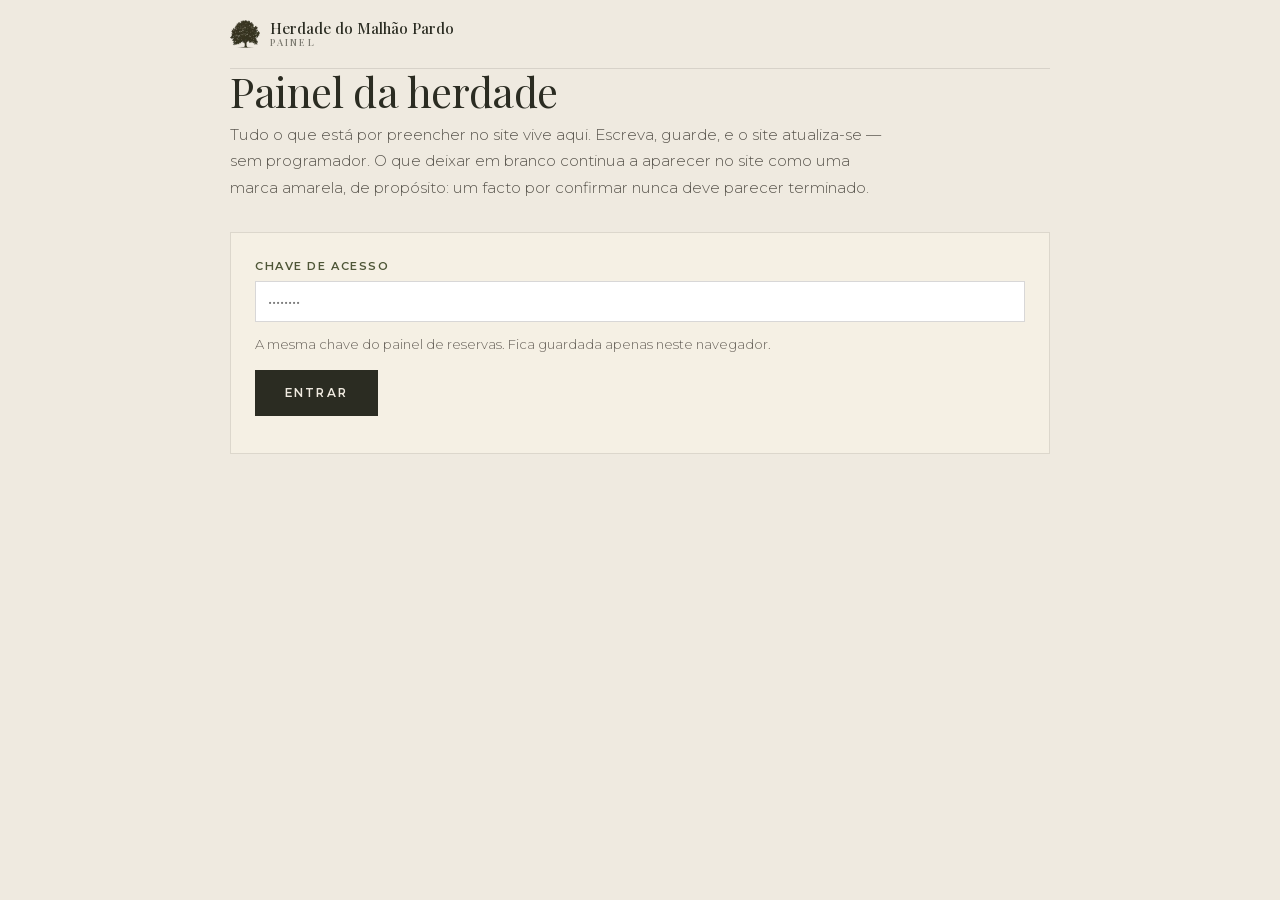
<file: admin.html>
<!doctype html>
<html lang="pt">
<head>
<meta charset="utf-8">
<meta name="viewport" content="width=device-width,initial-scale=1">
<title>Painel da herdade — Malhão Pardo</title>
<meta name="robots" content="noindex,nofollow">
<link rel="preload" as="font" type="font/woff2" href="fonts/Montserrat-400-lat.woff2" crossorigin>
<link rel="stylesheet" href="_lp.css">
<style>
  body{font-size:15px}
  .wrap{max-width:900px}
  h1{font-size:clamp(1.8rem,4vw,2.6rem);margin-bottom:.2em}
  .lede{color:#5C5850;max-width:60ch;font-size:.95rem}
  .gate{background:var(--paper);border:1px solid rgba(42,38,34,.12);padding:24px;margin-top:2em}
  fieldset{border:0;padding:0;margin:2.4em 0 0}
  legend{font-family:var(--disp);font-size:1.25rem;font-weight:500;padding:0 0 .5em}
  .hint{font-size:.82rem;color:#6B655D;margin:-.3em 0 1.2em;max-width:62ch}
  .grid{display:grid;grid-template-columns:repeat(auto-fit,minmax(260px,1fr));gap:14px 20px}
  label{display:block;font-size:.7rem;font-weight:600;letter-spacing:.14em;text-transform:uppercase;
    color:var(--olive);margin-bottom:5px}
  input,textarea{width:100%;font-family:var(--sans);font-size:.95rem;color:var(--ink);
    background:#fff;border:1px solid rgba(42,38,34,.18);padding:10px 12px;border-radius:0}
  input:focus,textarea:focus{outline:0;border-color:var(--terra);box-shadow:0 0 0 3px rgba(169,131,74,.15)}
  textarea{min-height:74px;resize:vertical;line-height:1.55}
  .pair{display:grid;grid-template-columns:1fr 1fr;gap:12px}
  .pair .tag{font-size:.62rem;letter-spacing:.12em;color:#8A8478;margin-bottom:4px;display:block}
  .field{margin-bottom:16px}
  .bar[hidden]{display:none}
  .bar{position:sticky;bottom:0;background:rgba(239,234,224,.94);backdrop-filter:blur(8px);
    border-top:1px solid rgba(42,38,34,.14);padding:14px 0;margin-top:2.6em;display:flex;
    gap:14px;align-items:center;flex-wrap:wrap}
  .msg{font-size:.85rem}
  .msg.ok{color:var(--olive);font-weight:600}
  .msg.err{color:#9A3412;font-weight:600}
  .count{font-size:.8rem;color:#6B655D;margin-left:auto}
  .count b{color:var(--terra)}
</style>
</head>
<body>
<div class="wrap">
  <div class="topbar">
    <a class="brand" href="index.html">
      <img src="img/logo-mark.webp" alt="" width="30" height="32">
      <b>Herdade do Malhão Pardo<small>Painel</small></b>
    </a>
  </div>

  <h1>Painel da herdade</h1>
  <p class="lede">Tudo o que está por preencher no site vive aqui. Escreva, guarde, e o site
  atualiza-se — sem programador. O que deixar em branco continua a aparecer no site como uma
  marca amarela, de propósito: um facto por confirmar nunca deve parecer terminado.</p>

  <div class="gate" id="gate">
    <label for="key">Chave de acesso</label>
    <input id="key" type="password" autocomplete="current-password" placeholder="••••••••">
    <p class="hint" style="margin:.8em 0 0">A mesma chave do painel de reservas. Fica guardada
    apenas neste navegador.</p>
    <button class="btn" id="unlock" style="margin-top:14px">Entrar</button>
    <p class="msg err" id="gateMsg"></p>
  </div>

  <form id="form" hidden></form>

  <div class="bar" id="bar" hidden>
    <button class="btn" id="save" type="button">Guardar</button>
    <span class="msg" id="msg"></span>
    <span class="count" id="count"></span>
  </div>
</div>

<script>
const API='https://malhao-pay.edenrise.workers.dev';

/* The shape of the estate. Every path here matches a data-fill on the public pages —
   change one and the site changes. `bi` marks a field guests read, so it needs both languages. */
const SCHEMA=[
 {legend:'Identificação legal', hint:'Aparece no rodapé, nos Termos e na Política de Privacidade. Sem isto o site não pode ir para o ar.', fields:[
   ['entity.legalName','Denominação social'],['entity.nipc','NIF / NIPC'],
   ['entity.address','Sede (morada completa)'],['entity.rnet','N.º de registo RNET'],
   ['entity.forum','Comarca (foro)'],['entity.insurer','Seguradora e apólice (resp. civil)'],
 ]},
 {legend:'Contactos', hint:'Publicados no site. O e-mail de reservas é para onde seguem os pedidos.', fields:[
   ['contact.email','E-mail de reservas'],['contact.phone','Telefone'],
   ['contact.instagram','Instagram'],['contact.emailProvider','Fornecedor de e-mail (para a política de privacidade)'],
   ['contact.emailProviderLocation','Localização desse fornecedor'],
 ]},
 {legend:'Tarifas e capacidade', hint:'A tarifa é o valor por noite, em euros, com IVA incluído. A capacidade é o que aparece ao escolher a estadia.', fields:[
   ['stays.quartos.rate','Quartos — tarifa/noite'],['stays.quartos.capacity','Quartos — capacidade'],
   ['stays.quartos.detail','Quartos — camas · área · vista',1],
   ['stays.suites.rate','Suites — tarifa/noite'],['stays.suites.capacity','Suites — capacidade'],
   ['stays.suites.detail','Suites — camas · área · terraço',1],
   ['stays.casa.rate','Casa do Monte — tarifa/noite'],['stays.casa.capacity','Casa do Monte — capacidade'],
   ['stays.casa.detail','Casa do Monte — camas · área',1],
   ['estate.houseCount','Número de casas no monte'],
 ]},
 {legend:'Condições', hint:'Escreva como falaria a um hóspede. Estes textos entram nos Termos e Condições — reveja com o advogado antes de publicar.', bi:1, fields:[
   ['policies.deposit','Sinal e forma de pagamento',2],
   ['policies.cancellation','Janelas de cancelamento',2],
   ['policies.noShow','Não comparência (no-show)',2],
   ['policies.checkIn','Hora de check-in'],['policies.checkOut','Hora de check-out'],
   ['policies.childrenPets','Crianças e animais',2],
   ['policies.circuitReschedule','Vitality Circuit — remarcações',2],
   ['policies.voucherValidity','Validade dos vales-presente'],
   ['policies.accessibility','Acessibilidade — descrição honesta do terreno',2],
   ['policies.paymentMethods','Meios de pagamento aceites'],
   ['policies.sibaRetention','Prazo de conservação dos boletins SIBA'],
 ]},
 {legend:'A experiência', hint:'Pormenores que o site afirma e que devem ser verdade.', fields:[
   ['circuit.oilOrigin','Azeite da massagem — origem'],
   ['circuit.aromatic','Sauna — corte aromático'],
   ['testimonial.quote','Testemunho real (datado e com consentimento)',2],
 ]},
 {legend:'Disponibilidade', hint:'Cole aqui o link iCal exportado do Airbnb ou do Booking para cada unidade. O calendário do site passa a mostrar as datas realmente ocupadas.', feeds:1, fields:[]},
 {legend:'Publicação', hint:'', fields:[['meta.updated','Data da última atualização legal']]},
];

let DATA={}, KEY='';
const g=(o,p)=>p.split('.').reduce((a,k)=>a==null?a:a[k],o);
function set(o,p,v){const k=p.split('.');let c=o;
  k.slice(0,-1).forEach(x=>{if(typeof c[x]!=='object'||c[x]===null)c[x]={};c=c[x];});
  c[k[k.length-1]]=v;}

function render(){
  const form=document.getElementById('form'); form.innerHTML='';
  SCHEMA.forEach(sec=>{
    const fs=document.createElement('fieldset');
    fs.innerHTML='<legend>'+sec.legend+'</legend>'+(sec.hint?'<p class="hint">'+sec.hint+'</p>':'');
    if(sec.feeds){ fs.appendChild(feedsBlock()); form.appendChild(fs); return; }
    const grid=document.createElement('div'); grid.className='grid';
    sec.fields.forEach(([path,label,kind])=>{
      const wrap=document.createElement('div'); wrap.className='field';
      if(kind===2){                                    // bilingual, long
        wrap.style.gridColumn='1/-1';
        const cur=g(DATA,path)||{};
        wrap.innerHTML='<label>'+label+'</label><div class="pair">'+
          '<div><span class="tag">Português</span><textarea data-p="'+path+'.pt"></textarea></div>'+
          '<div><span class="tag">English</span><textarea data-p="'+path+'.en"></textarea></div></div>';
        wrap.querySelector('[data-p$=".pt"]').value=cur.pt||'';
        wrap.querySelector('[data-p$=".en"]').value=cur.en||'';
      } else {
        const v=g(DATA,path);
        wrap.innerHTML='<label>'+label+'</label><input data-p="'+path+'">';
        wrap.querySelector('input').value=(v&&typeof v==='object'?(v.pt||''):v)||'';
      }
      grid.appendChild(wrap);
    });
    fs.appendChild(grid); form.appendChild(fs);
  });
  form.hidden=false; document.getElementById('bar').hidden=false; countGaps();
  form.addEventListener('input',countGaps);
}

function feedsBlock(){
  const box=document.createElement('div');
  const feeds=(g(DATA,'availability.feeds')||[{unit:'quartos',url:''},{unit:'suites',url:''},{unit:'casa',url:''}]);
  box.className='grid';
  feeds.forEach((f,i)=>{
    const d=document.createElement('div'); d.className='field'; d.style.gridColumn='1/-1';
    d.innerHTML='<label>'+f.unit+' — iCal</label><input data-feed="'+f.unit+'" placeholder="https://…/calendar.ics">';
    d.querySelector('input').value=f.url||'';
    box.appendChild(d);
  });
  return box;
}

function collect(){
  const out=JSON.parse(JSON.stringify(DATA));
  document.querySelectorAll('[data-p]').forEach(el=>{
    const v=el.value.trim(); const p=el.getAttribute('data-p');
    if(v==='' ) { /* keep empty so the site keeps showing the gap */ }
    set(out,p,v);
  });
  const feeds=[];
  document.querySelectorAll('[data-feed]').forEach(el=>{
    feeds.push({unit:el.getAttribute('data-feed'),url:el.value.trim()});
  });
  set(out,'availability.feeds',feeds.filter(f=>f.url));
  return out;
}

function countGaps(){
  const all=[...document.querySelectorAll('[data-p]')];
  const empty=all.filter(el=>!el.value.trim()).length;
  document.getElementById('count').innerHTML= empty
    ? 'Por preencher: <b>'+empty+'</b> de '+all.length
    : '<b>Tudo preenchido.</b>';
}

document.getElementById('unlock').addEventListener('click',async()=>{
  KEY=document.getElementById('key').value.trim();
  if(!KEY) return;
  const m=document.getElementById('gateMsg'); m.textContent='';
  try{
    const r=await fetch(API+'/content'); DATA=await r.json();
    const t=await fetch(API+'/content/history?key='+encodeURIComponent(KEY));
    if(!t.ok) throw 0;                                  // wrong key
    try{ localStorage.setItem('mp-admin-key',KEY); }catch(_){}
    document.getElementById('gate').hidden=true; render();
  }catch(_){ m.textContent='Chave incorreta, ou o motor não respondeu.'; }
});

document.getElementById('save').addEventListener('click',async()=>{
  const msg=document.getElementById('msg'); msg.className='msg'; msg.textContent='A guardar…';
  try{
    const r=await fetch(API+'/content?key='+encodeURIComponent(KEY),
      {method:'POST',headers:{'Content-Type':'application/json'},body:JSON.stringify(collect())});
    if(!r.ok) throw 0;
    DATA=collect();
    msg.className='msg ok'; msg.textContent='Guardado. O site atualiza dentro de um minuto.';
  }catch(_){ msg.className='msg err'; msg.textContent='Não foi possível guardar. Tente outra vez.'; }
});

try{ const k=localStorage.getItem('mp-admin-key');
  if(k){ document.getElementById('key').value=k; } }catch(_){}
</script>
</body>
</html>
</file>
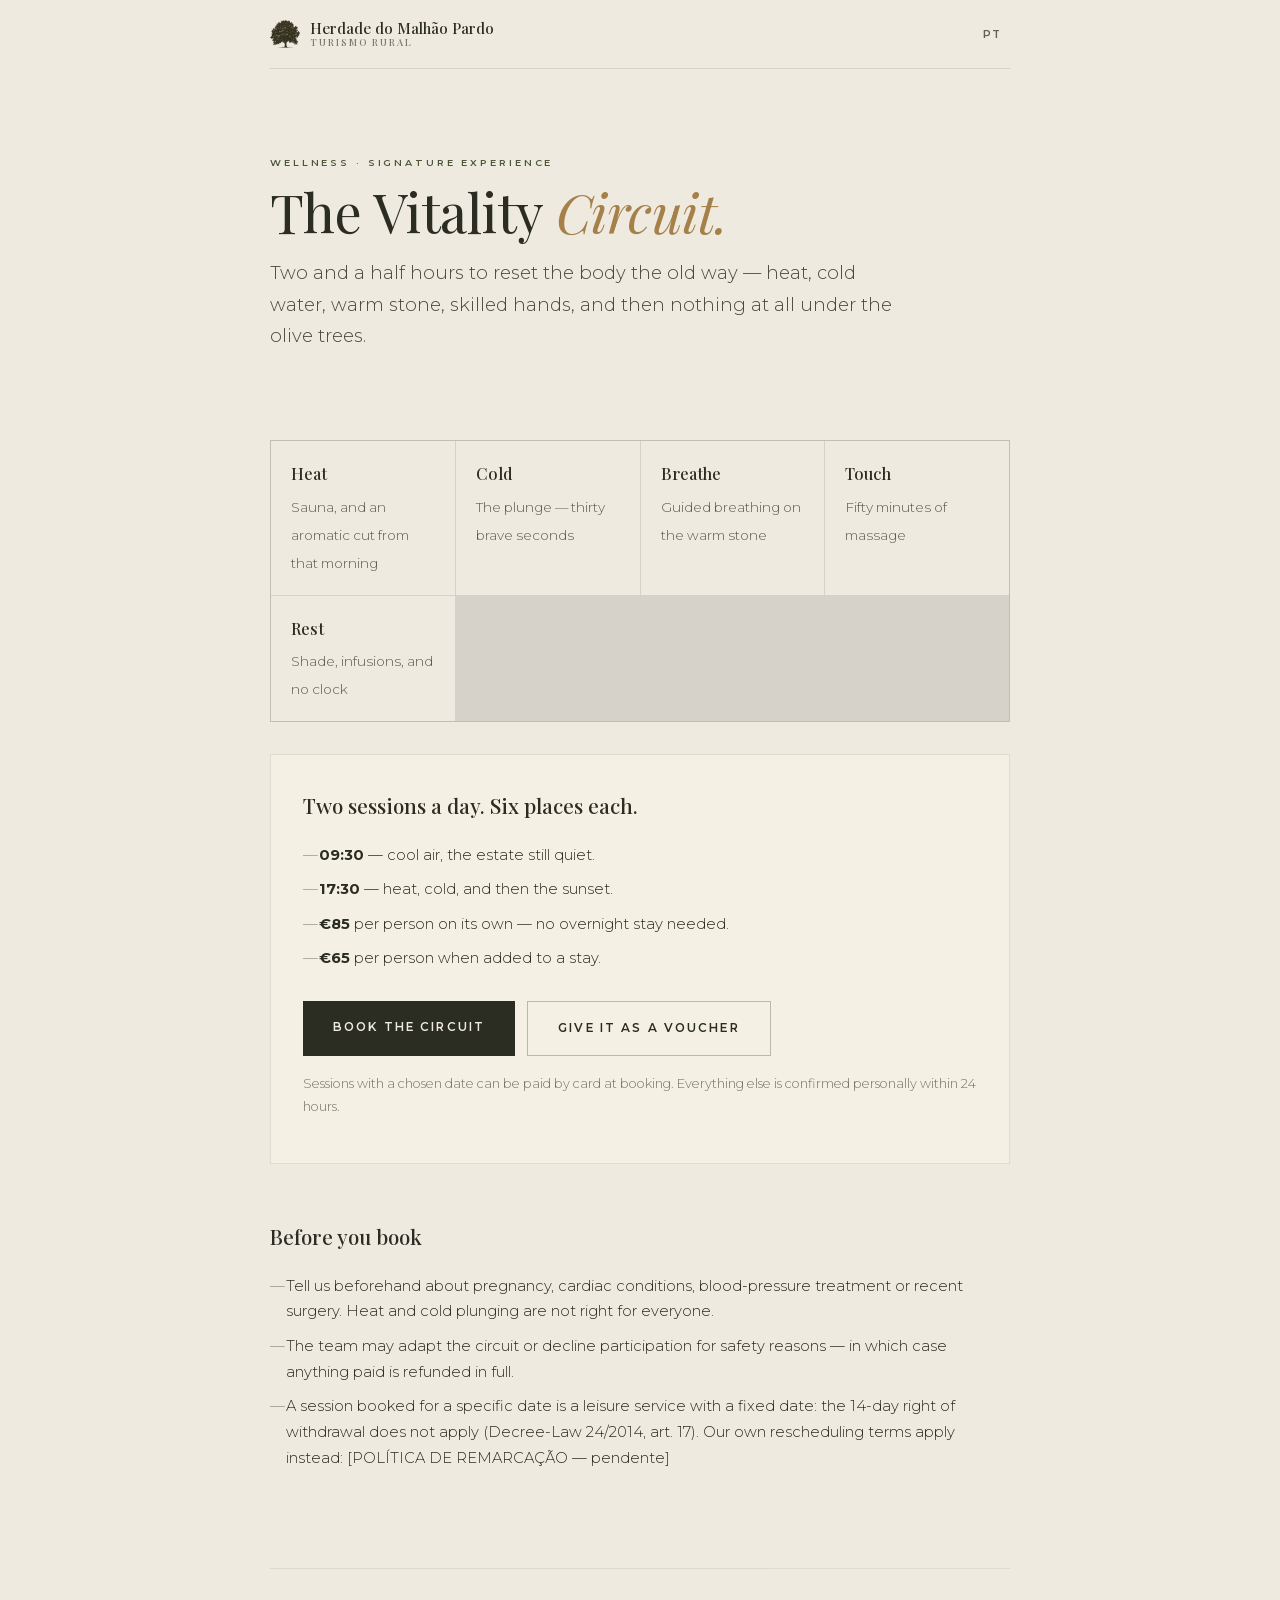
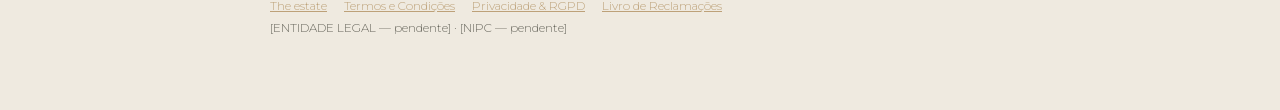
<file: circuit.html>
<!DOCTYPE html>

<html lang="en">
<head>
<meta charset="utf-8"/>
<meta content="width=device-width,initial-scale=1" name="viewport"/>
<title>The Vitality Circuit — Herdade do Malhão Pardo</title>
<meta content="Two and a half hours to reset the body the old way — heat, cold water, massage and rest under the olive trees. Alentejo, Portugal." name="description"/>
<meta content="noindex,nofollow" name="robots"/><!-- lift with the rest of the site -->
<link as="font" crossorigin="" href="fonts/PlayfairDisplay-400-lat.woff2" rel="preload" type="font/woff2"/>
<link as="font" crossorigin="" href="fonts/Montserrat-400-lat.woff2" rel="preload" type="font/woff2"/>
<link href="_lp.css" rel="stylesheet"/>
</head>
<body><a class="skip" data-i="skip" href="#content">Skip to content</a>
<main id="content"><div class="wrap">
<div class="topbar">
<a class="brand" href="index.html">
<img alt="" decoding="async" height="32" src="img/logo-mark.webp" width="30"/>
<b><span data-i="brand">Herdade do Malhão Pardo</span><small data-i="tr">Turismo Rural</small></b>
</a>
<button aria-label="Mudar para português" class="langb" data-langbtn="" type="button">PT</button>
</div>
<div class="hero">
<span class="eyebrow" data-i="eye">Wellness · signature experience</span>
<h1 data-i="h1">The Vitality <em>Circuit.</em></h1>
<p class="sub" data-i="sub">Two and a half hours to reset the body the old way — heat, cold
    water, warm stone, skilled hands, and then nothing at all under the olive trees.</p>
</div>
<div class="steps">
<div><b data-i="s1b">Heat</b><span data-i="s1t">Sauna, and an aromatic cut from that morning</span></div>
<div><b data-i="s2b">Cold</b><span data-i="s2t">The plunge — thirty brave seconds</span></div>
<div><b data-i="s3b">Breathe</b><span data-i="s3t">Guided breathing on the warm stone</span></div>
<div><b data-i="s4b">Touch</b><span data-i="s4t">Fifty minutes of massage</span></div>
<div><b data-i="s5b">Rest</b><span data-i="s5t">Shade, infusions, and no clock</span></div>
</div>
<div class="card">
<h2 data-i="bookH" style="margin-top:0">Two sessions a day. Six places each.</h2>
<ul class="facts">
<li data-i="b1"><b>09:30</b> — cool air, the estate still quiet.</li>
<li data-i="b2"><b>17:30</b> — heat, cold, and then the sunset.</li>
<li data-i="b3"><b>€85</b> per person on its own — no overnight stay needed.</li>
<li data-i="b4"><b>€65</b> per person when added to a stay.</li>
</ul>
<div style="margin-top:1.8em;display:flex;gap:12px;flex-wrap:wrap">
<a class="btn" data-i="cta1" href="index.html?book=circuit">Book the circuit</a>
<a class="btn ghost" data-i="cta2" href="vouchers.html">Give it as a voucher</a>
</div>
<p class="note" data-i="payNote">Sessions with a chosen date can be paid by card at booking.
    Everything else is confirmed personally within 24 hours.</p>
</div>
<h2 data-i="safeH">Before you book</h2>
<ul class="facts">
<li data-i="safe1">Tell us beforehand about pregnancy, cardiac conditions, blood-pressure
    treatment or recent surgery. Heat and cold plunging are not right for everyone.</li>
<li data-i="safe2">The team may adapt the circuit or decline participation for safety reasons —
    in which case anything paid is refunded in full.</li>
<li data-i="safe3">A session booked for a specific date is a leisure service with a fixed date:
    the 14-day right of withdrawal does not apply (Decree-Law 24/2014, art. 17). Our own
    rescheduling terms apply instead: <span class="ph" data-fill="policies.circuitReschedule">[POLÍTICA DE REMARCAÇÃO — pendente]</span></li>
</ul>
<footer>
<a data-i="fEstate" href="index.html">The estate</a>
<a data-i="fTerms" href="termos.html">Termos e Condições</a>
<a data-i="fPriv" href="privacidade.html">Privacidade &amp; RGPD</a>
<a href="https://www.livroreclamacoes.pt/inicio" rel="noopener">Livro de Reclamações</a>
<br/><span data-i="fEnt">[ENTIDADE LEGAL — pendente]</span> · <span data-i="fNipc">[NIPC — pendente]</span>
</footer>
</div></main>
<script>
const I18N_PT={
 skip:"Saltar para o conteúdo",
 brand:"Herdade do Malhão Pardo", tr:"Turismo Rural", eye:"Bem-estar · experiência de assinatura",
 h1:"O Vitality <em>Circuit.</em>",
 sub:"Duas horas e meia para repor o corpo à maneira antiga — calor, água fria, pedra morna, mãos com ofício, e depois nada de nada debaixo das oliveiras.",
 s1b:"Calor", s1t:"Sauna, e um corte aromático dessa manhã",
 s2b:"Frio", s2t:"O mergulho — trinta segundos de coragem",
 s3b:"Respirar", s3t:"Respiração guiada sobre a pedra morna",
 s4b:"Toque", s4t:"Cinquenta minutos de massagem",
 s5b:"Repouso", s5t:"Sombra, infusões, e nenhum relógio",
 bookH:"Duas sessões por dia. Seis lugares em cada.",
 b1:"<b>09h30</b> — ar fresco, a herdade ainda tranquila.",
 b2:"<b>17h30</b> — calor, frio, e depois o pôr do sol.",
 b3:"<b>€85</b> por pessoa em sessão avulsa — sem necessidade de dormida.",
 b4:"<b>€65</b> por pessoa quando junto a uma estadia.",
 cta1:"Reservar o circuito", cta2:"Oferecer como vale",
 payNote:"As sessões com data escolhida podem ser pagas com cartão no momento da reserva. Tudo o resto é confirmado pessoalmente em 24 horas.",
 safeH:"Antes de reservar",
 safe1:"Informe-nos previamente sobre gravidez, problemas cardíacos, tratamento para a tensão arterial ou cirurgia recente. O calor e o mergulho frio não são indicados para toda a gente.",
 safe2:"A equipa pode adaptar o circuito ou recusar a participação por razões de segurança — nesse caso, o valor pago é integralmente devolvido.",
 safe3:'Uma sessão marcada para data certa é um serviço de lazer com data determinada: não se aplica o direito de livre resolução de 14 dias (Decreto-Lei n.º 24/2014, art. 17.º). Aplicam-se as nossas condições de remarcação: <span class="ph">[POLÍTICA DE REMARCAÇÃO — pendente]</span>',
 fEstate:"A herdade", fTerms:"Termos e Condições", fPriv:"Privacidade & RGPD",
 fEnt:"[ENTIDADE LEGAL — pendente]", fNipc:"[NIPC — pendente]"
};
(function(){
  const EN=Object.create(null);
  const all=()=>document.querySelectorAll('[data-i]');
  all().forEach(el=>{ if(!(el.dataset.i in EN)) EN[el.dataset.i]=el.innerHTML; });
  function apply(lang){
    const D=lang==='pt'?I18N_PT:EN;
    all().forEach(el=>{ if(D[el.dataset.i]!=null) el.innerHTML=D[el.dataset.i]; });
    document.documentElement.lang=lang; window.__lang=lang;
    document.querySelectorAll('[data-langbtn]').forEach(b=>{
      b.textContent=lang==='pt'?'EN':'PT';
      b.setAttribute('aria-label',lang==='pt'?'Switch to English':'Mudar para português'); });
    if(window.__fill&&window.__content) window.__fill(window.__content);
    try{ localStorage.setItem('mp-lang',lang); }catch(_){}
  }
  let saved=null; try{ saved=localStorage.getItem('mp-lang'); }catch(_){}
  window.__setLang=apply;
  apply(saved||((navigator.language||'').toLowerCase().startsWith('pt')?'pt':'en'));
  document.addEventListener('click',e=>{ const b=e.target.closest('[data-langbtn]');
    if(!b) return; e.preventDefault(); apply(window.__lang==='pt'?'en':'pt'); });
})();
</script>
<script src="js/estate.js" defer></script>
</body>
</html>
</file>
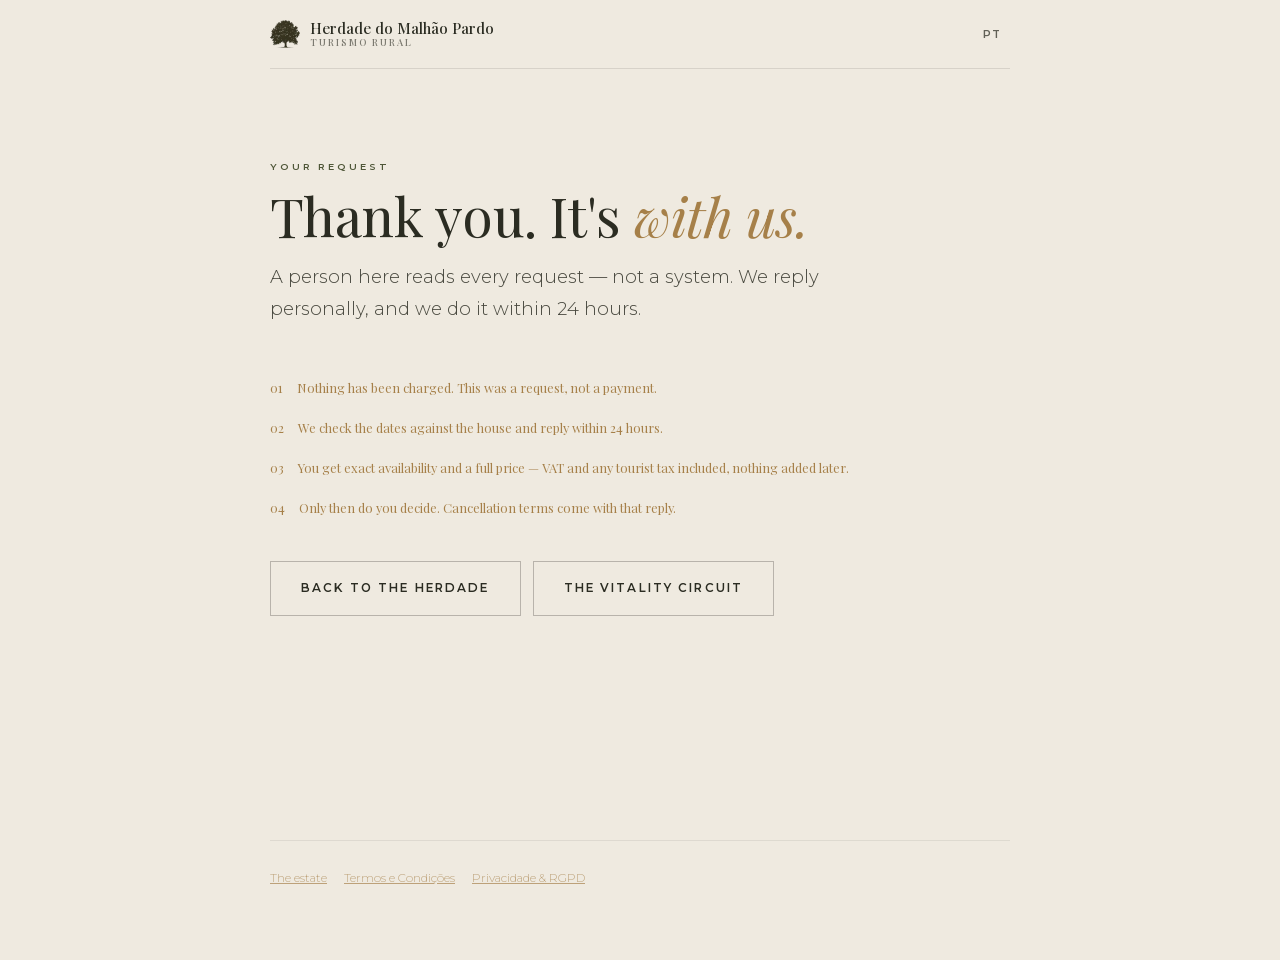
<file: obrigado.html>
<!DOCTYPE html>

<html lang="en">
<head>
<meta charset="utf-8"/>
<meta content="width=device-width,initial-scale=1" name="viewport"/>
<title>Thank you — Herdade do Malhão Pardo</title>
<meta content="noindex,nofollow" name="robots"/>
<link as="font" crossorigin="" href="fonts/PlayfairDisplay-400-lat.woff2" rel="preload" type="font/woff2"/>
<link as="font" crossorigin="" href="fonts/Montserrat-400-lat.woff2" rel="preload" type="font/woff2"/>
<link href="_lp.css" rel="stylesheet"/>
<style>
  .mid{min-height:72vh;display:flex;flex-direction:column;justify-content:center;
       padding:clamp(40px,8vw,90px) 0}
  .next{list-style:none;margin-top:2em;display:flex;flex-direction:column;gap:1em;max-width:56ch}
  .next li{display:grid;grid-template-columns:auto 1fr;gap:14px;align-items:start;font-size:.95rem}
  .next span{font-family:var(--disp);font-size:.8rem;color:var(--terra);padding-top:.15em}
  .ref{font-size:.74rem;opacity:.55;margin-top:2.2em;letter-spacing:.04em}
  .more{margin-top:2.6em;display:flex;gap:12px;flex-wrap:wrap}
</style>
</head>
<body><a class="skip" data-i="skip" href="#content">Skip to content</a>
<main id="content"><div class="wrap">
<div class="topbar">
<a class="brand" href="index.html">
<img alt="" decoding="async" height="32" src="img/logo-mark.webp" width="30"/>
<b><span data-i="brand">Herdade do Malhão Pardo</span><small data-i="tr">Turismo Rural</small></b>
</a>
<button aria-label="Mudar para português" class="langb" data-langbtn="" type="button">PT</button>
</div>
<div class="mid">
<span class="eyebrow" data-i="eyeEnq" id="eye">Your request</span>
<h1 data-i="headEnq" id="head">Thank you. It's <em>with us.</em></h1>
<p class="sub" data-i="subEnq" id="sub">A person here reads every request — not a system.
    We reply personally, and we do it within 24 hours.</p>
<ul class="next" id="next">
<li><span>01</span><span data-i="n1">Nothing has been charged. This was a request, not a payment.</span></li>
<li><span>02</span><span data-i="n2">We check the dates against the house and reply within 24 hours.</span></li>
<li><span>03</span><span data-i="n3">You get exact availability and a full price — VAT and any tourist tax included, nothing added later.</span></li>
<li><span>04</span><span data-i="n4">Only then do you decide. Cancellation terms come with that reply.</span></li>
</ul>
<div class="more">
<a class="btn ghost" data-i="back" href="index.html">Back to the herdade</a>
<a class="btn ghost" data-i="seeCircuit" href="circuit.html">The Vitality Circuit</a>
</div>
<p class="ref" id="sid"></p>
</div>
<footer>
<a data-i="fEstate" href="index.html">The estate</a>
<a data-i="fTerms" href="termos.html">Termos e Condições</a>
<a data-i="fPriv" href="privacidade.html">Privacidade &amp; RGPD</a>
</footer>
</div></main>
<script>
const I18N_PT={
 skip:"Saltar para o conteúdo",
 brand:"Herdade do Malhão Pardo", tr:"Turismo Rural",
 eyeEnq:"O seu pedido", eyePay:"A sua compra", eyeList:"A lista",
 headEnq:"Obrigado. Está <em>connosco.</em>",
 headPay:"Obrigado. Está <em>tratado.</em>",
 headList:"Ficou <em>na lista.</em>",
 subEnq:"Há uma pessoa aqui que lê todos os pedidos — não é um sistema. Respondemos pessoalmente, e fazemo-lo em 24 horas.",
 subPay:"O pagamento foi concluído e a Stripe está a enviar-lhe o recibo por e-mail. Uma pessoa daqui entra em contacto para combinar os pormenores.",
 subList:"Escrevemos quando abrirem datas — e nada antes disso.",
 n1:"Nada foi cobrado. Isto foi um pedido, não um pagamento.",
 n2:"Confirmamos as datas com a casa e respondemos em 24 horas.",
 n3:"Recebe disponibilidade exata e um preço completo — IVA e eventual taxa turística incluídos, sem nada acrescentado depois.",
 n4:"Só então decide. As condições de cancelamento seguem nessa resposta.",
 p1:"O recibo chega por e-mail, enviado pela Stripe.",
 p2:"Uma pessoa daqui escreve-lhe para combinar data, hora e qualquer pormenor.",
 p3:"Guarde a referência abaixo — é o que precisamos para encontrar a sua compra.",
 p4:"Qualquer dúvida, responda simplesmente a esse e-mail.",
 back:"Voltar à herdade", seeCircuit:"O Vitality Circuit",
 fEstate:"A herdade", fTerms:"Termos e Condições", fPriv:"Privacidade & RGPD"
};
(function(){
  /* One page, three arrivals: a booking request, a completed Stripe payment
     (Stripe returns here with ?sid=), or a waitlist sign-up. */
  const qs = new URLSearchParams(location.search);
  const sid = qs.get('sid');
  const kind = sid ? 'Pay' : (qs.get('type') === 'list' ? 'List' : 'Enq');

  document.getElementById('eye').dataset.i  = 'eye'  + kind;
  document.getElementById('head').dataset.i = 'head' + kind;
  document.getElementById('sub').dataset.i  = 'sub'  + kind;

  if (kind === 'Pay') {
    const EN = ["The receipt arrives by email, sent by Stripe.",
                "A person here will write to arrange the date, the time and any detail.",
                "Keep the reference below — it is what we need to find your purchase.",
                "Any question at all, simply reply to that email."];
    document.querySelectorAll('#next li').forEach((li,i)=>{
      const t = li.querySelector('[data-i]');
      t.dataset.i = 'p' + (i+1); t.textContent = EN[i];
    });
  } else if (kind === 'List') {
    document.getElementById('next').remove();
  }
  if (sid) document.getElementById('sid').textContent = 'Reference: ' + sid;

  const EN = Object.create(null);
  const all = () => document.querySelectorAll('[data-i]');
  all().forEach(el => { if (!(el.dataset.i in EN)) EN[el.dataset.i] = el.innerHTML; });
  function apply(lang){
    const D = lang === 'pt' ? I18N_PT : EN;
    all().forEach(el => { if (D[el.dataset.i] != null) el.innerHTML = D[el.dataset.i]; });
    document.documentElement.lang = lang; window.__lang = lang;
    document.querySelectorAll('[data-langbtn]').forEach(b=>{
      b.textContent = lang === 'pt' ? 'EN' : 'PT';
      b.setAttribute('aria-label', lang === 'pt' ? 'Switch to English' : 'Mudar para português'); });
    if (window.__fill && window.__content) window.__fill(window.__content);
    try { localStorage.setItem('mp-lang', lang); } catch(_) {}
  }
  let saved=null; try{ saved=localStorage.getItem('mp-lang'); }catch(_){}
  window.__setLang = apply;
  apply(saved || ((navigator.language||'').toLowerCase().startsWith('pt') ? 'pt' : 'en'));
  document.addEventListener('click', e => { const b = e.target.closest('[data-langbtn]');
    if (!b) return; e.preventDefault(); apply(window.__lang === 'pt' ? 'en' : 'pt'); });
})();
</script>
<script src="js/estate.js" defer></script>
</body>
</html>
</file>
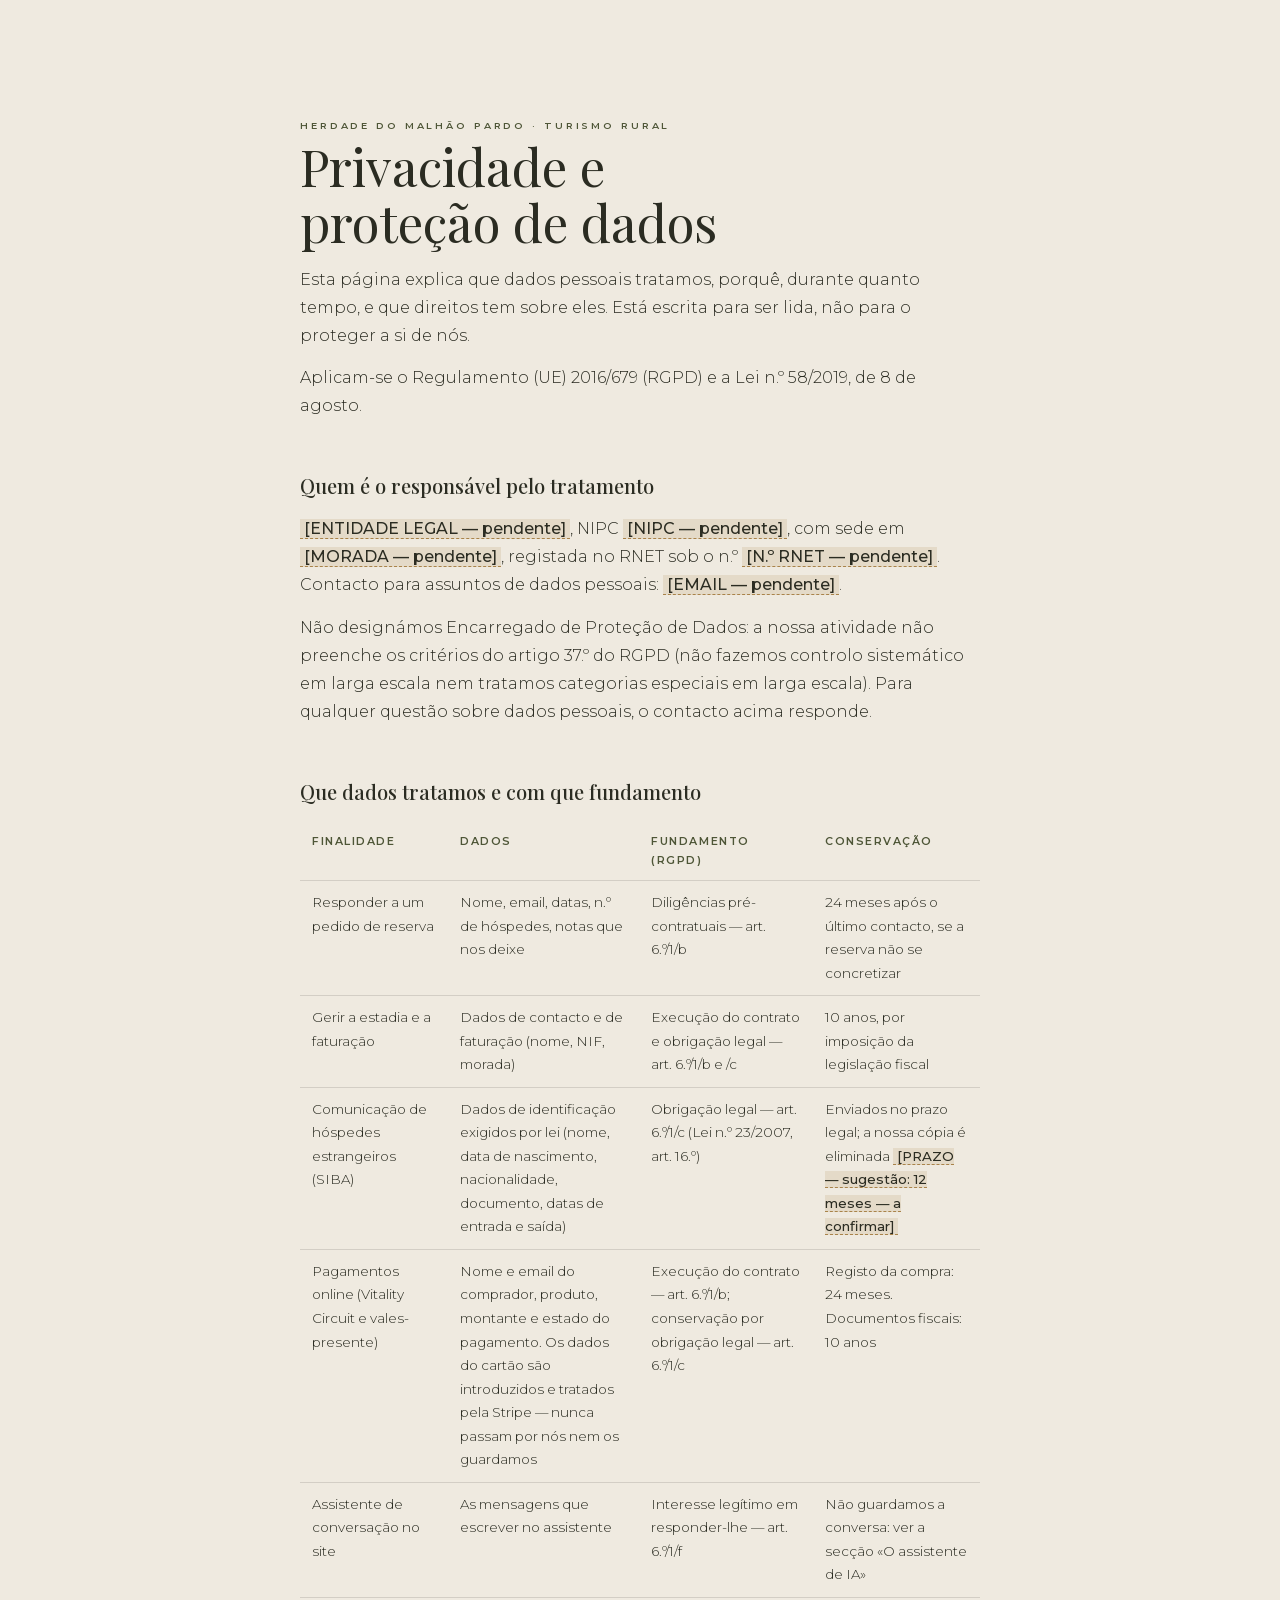
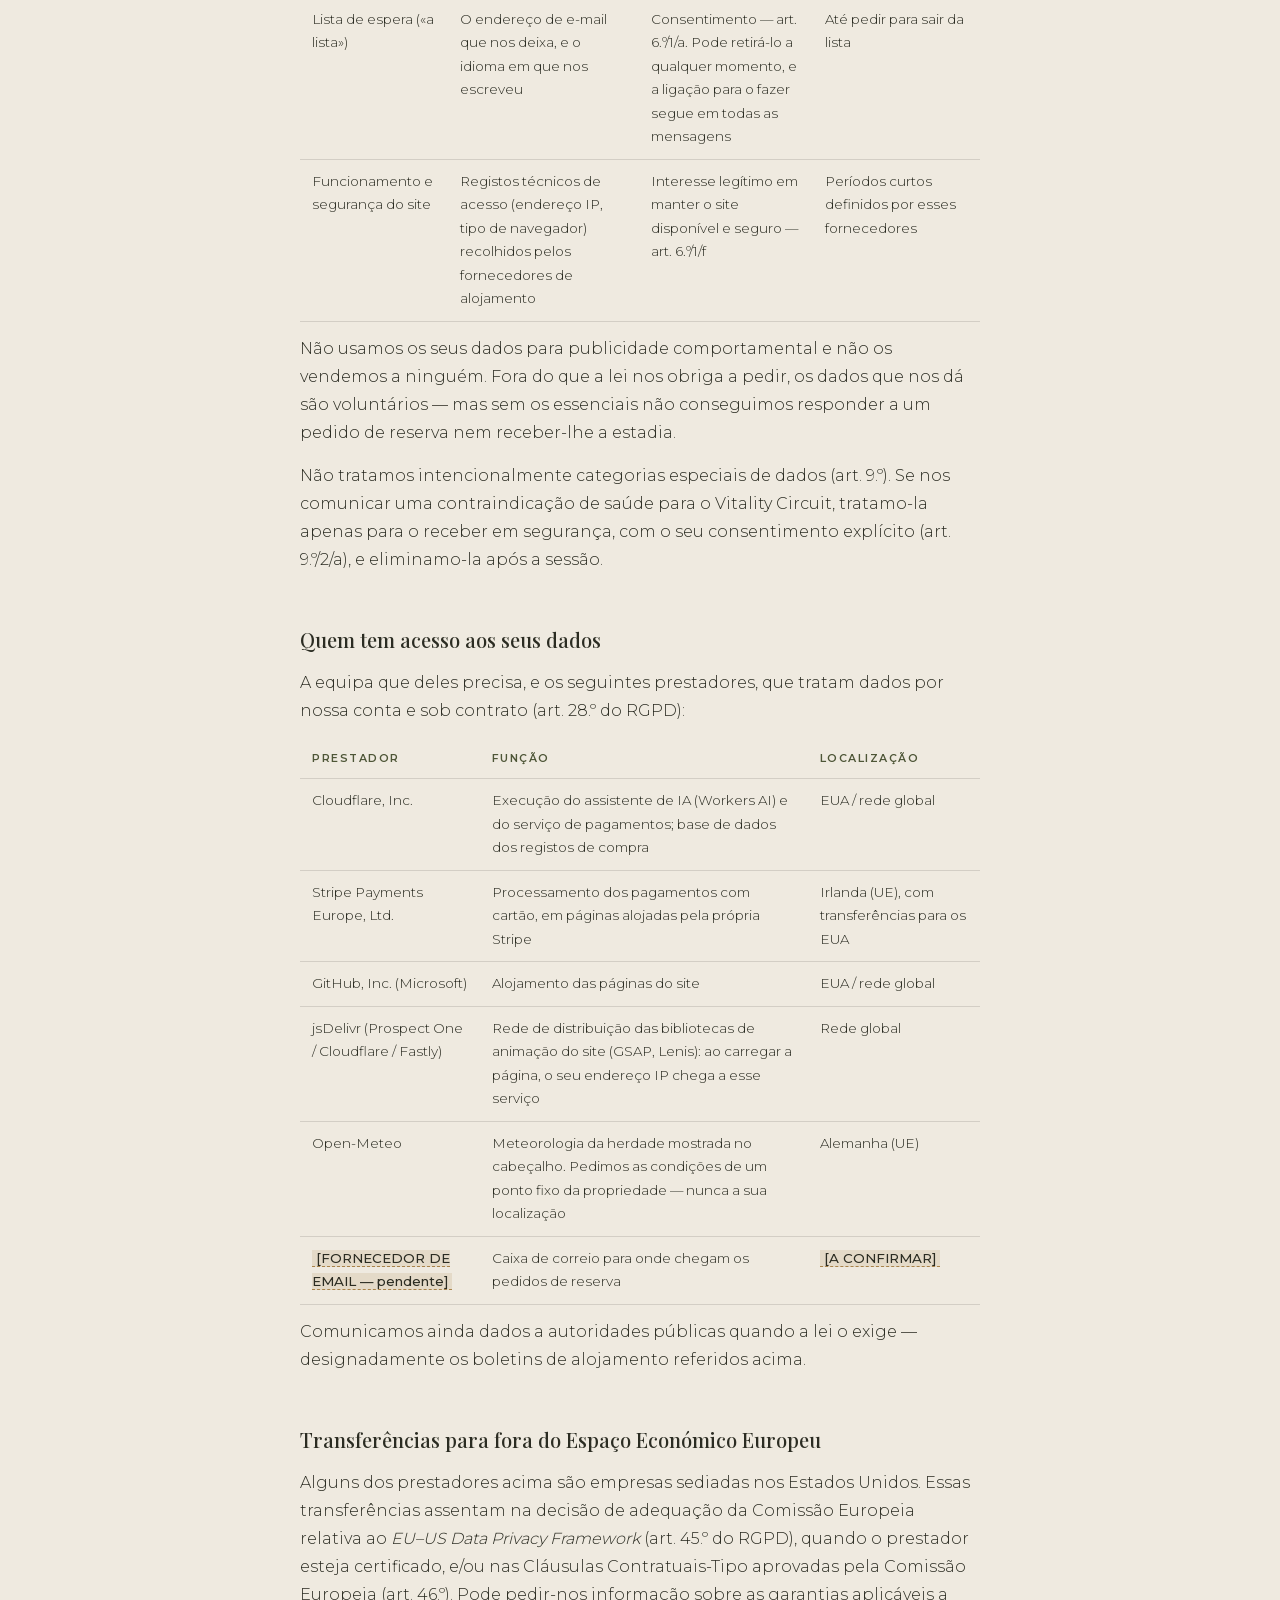
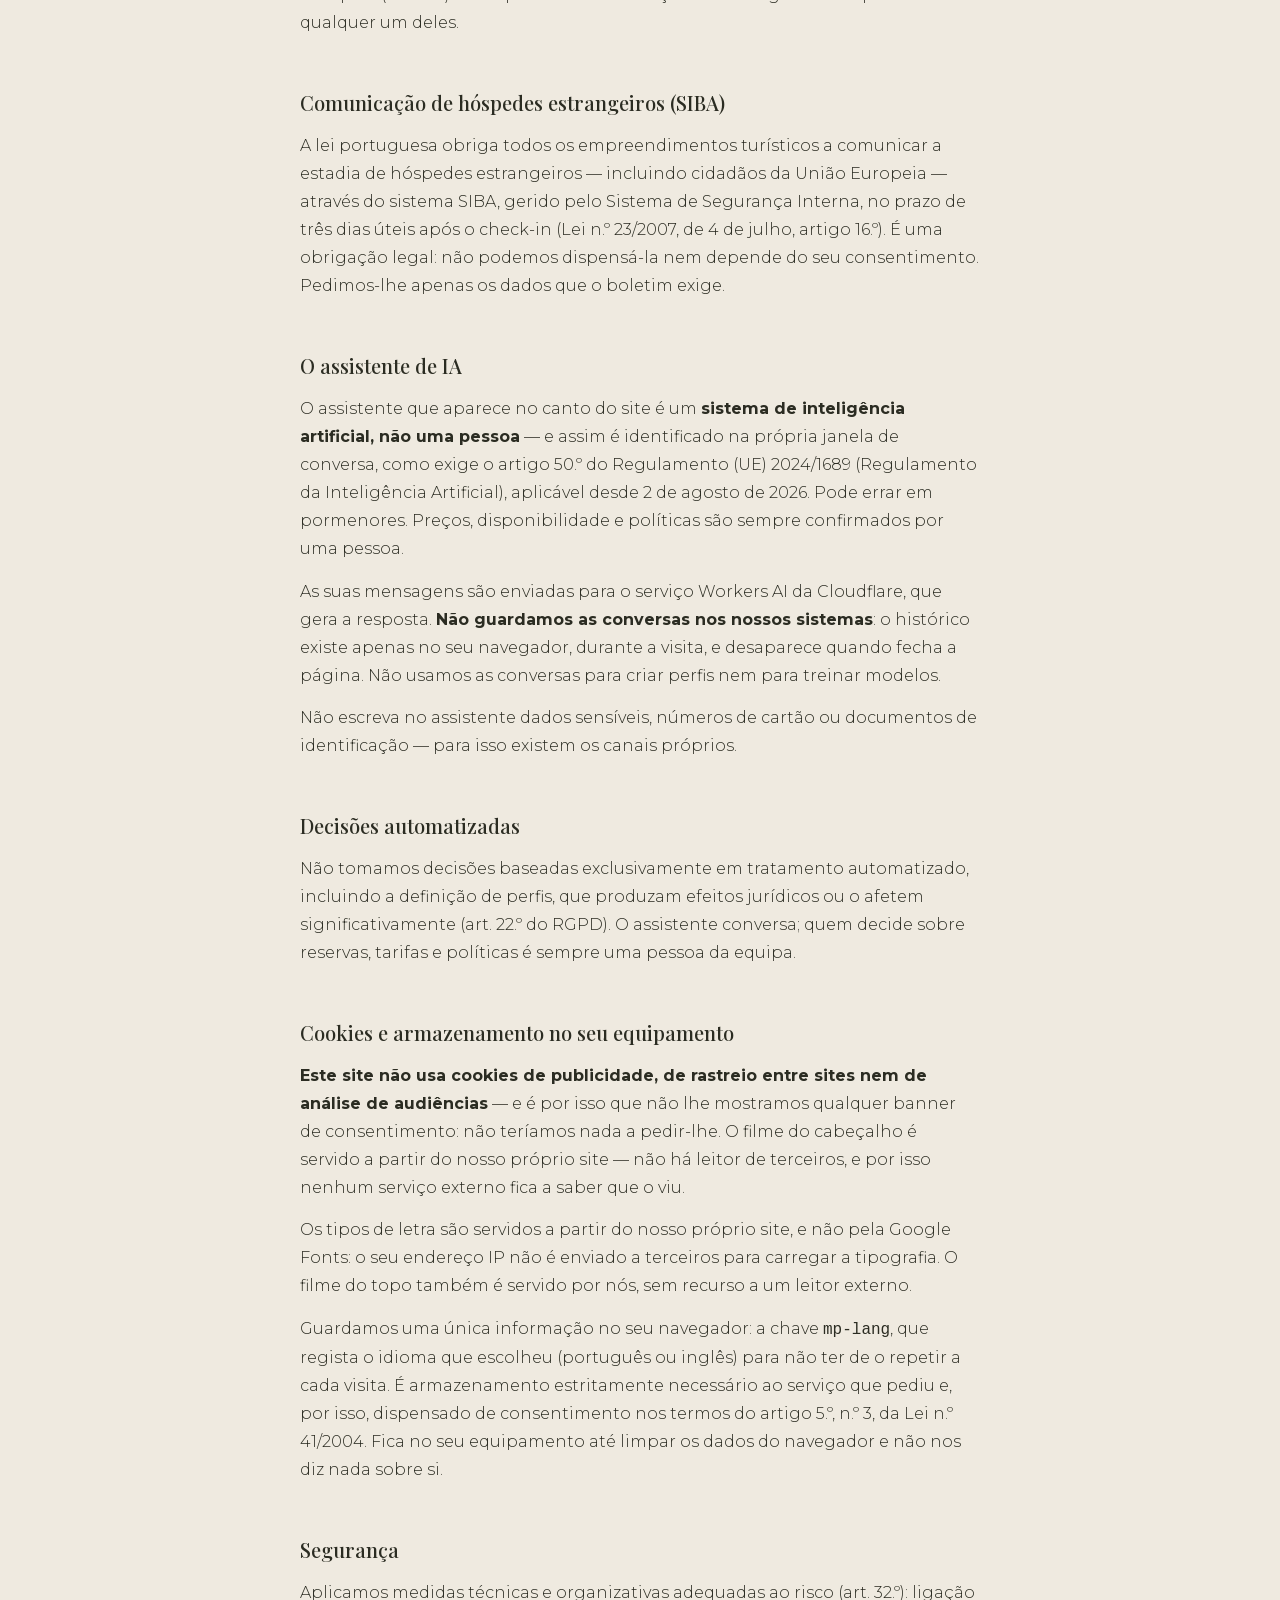
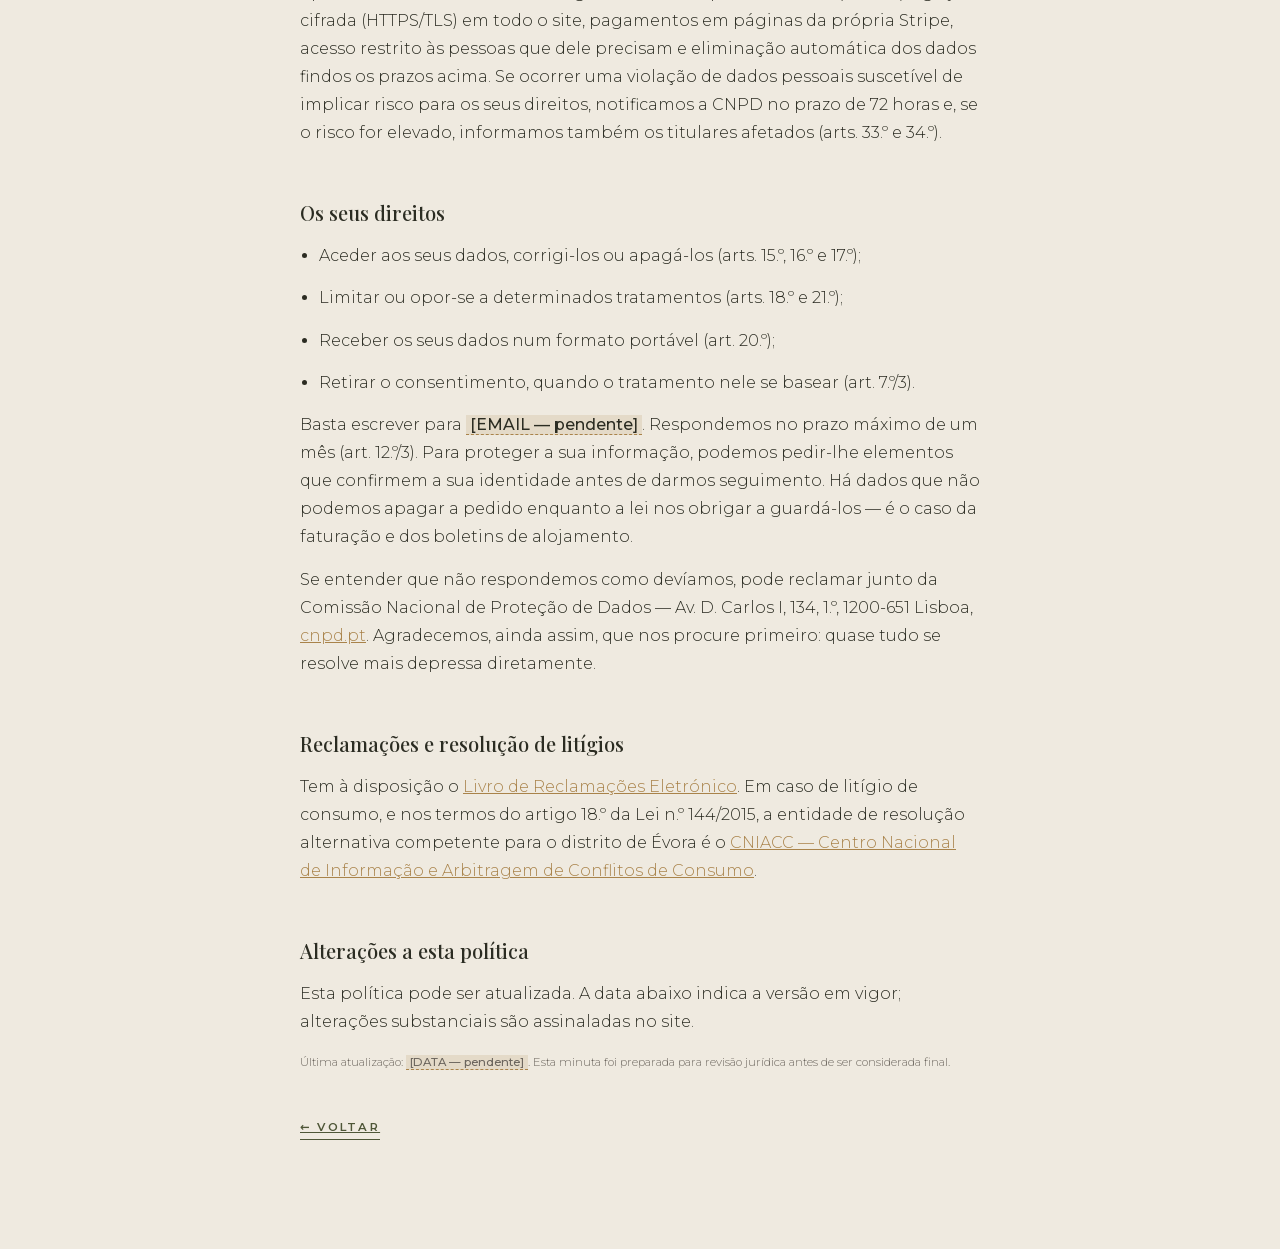
<file: privacidade.html>
<!DOCTYPE html>

<html lang="pt">
<head>
<meta charset="utf-8"/>
<meta content="width=device-width,initial-scale=1" name="viewport"/>
<title>Privacidade e RGPD — Herdade do Malhão Pardo</title>
<meta content="index,follow" name="robots"/>
<link as="font" crossorigin="" href="fonts/PlayfairDisplay-400-lat.woff2" rel="preload" type="font/woff2"/>
<link as="font" crossorigin="" href="fonts/Montserrat-400-lat.woff2" rel="preload" type="font/woff2"/>
<style>
/* Self-hosted 2026-09-02: the type no longer travels to Google.
   Removes two external hosts from the critical path and one recipient of every
   visitor's IP from the privacy policy. unicode-range means a browser fetches only
   the subset it actually needs — latin for PT and EN. */
@font-face {
  font-family: 'Montserrat';
  font-style: normal;
  font-weight: 300;
  font-display: swap;
  src: url(fonts/Montserrat-300-ext.woff2) format('woff2');
  unicode-range: U+0100-02BA, U+02BD-02C5, U+02C7-02CC, U+02CE-02D7, U+02DD-02FF, U+0304, U+0308, U+0329, U+1D00-1DBF, U+1E00-1E9F, U+1EF2-1EFF, U+2020, U+20A0-20AB, U+20AD-20C0, U+2113, U+2C60-2C7F, U+A720-A7FF;
}
@font-face {
  font-family: 'Montserrat';
  font-style: normal;
  font-weight: 300;
  font-display: swap;
  src: url(fonts/Montserrat-300-lat.woff2) format('woff2');
  unicode-range: U+0000-00FF, U+0131, U+0152-0153, U+02BB-02BC, U+02C6, U+02DA, U+02DC, U+0304, U+0308, U+0329, U+2000-206F, U+20AC, U+2122, U+2191, U+2193, U+2212, U+2215, U+FEFF, U+FFFD;
}
@font-face {
  font-family: 'Montserrat';
  font-style: normal;
  font-weight: 400;
  font-display: swap;
  src: url(fonts/Montserrat-400-ext.woff2) format('woff2');
  unicode-range: U+0100-02BA, U+02BD-02C5, U+02C7-02CC, U+02CE-02D7, U+02DD-02FF, U+0304, U+0308, U+0329, U+1D00-1DBF, U+1E00-1E9F, U+1EF2-1EFF, U+2020, U+20A0-20AB, U+20AD-20C0, U+2113, U+2C60-2C7F, U+A720-A7FF;
}
@font-face {
  font-family: 'Montserrat';
  font-style: normal;
  font-weight: 400;
  font-display: swap;
  src: url(fonts/Montserrat-400-lat.woff2) format('woff2');
  unicode-range: U+0000-00FF, U+0131, U+0152-0153, U+02BB-02BC, U+02C6, U+02DA, U+02DC, U+0304, U+0308, U+0329, U+2000-206F, U+20AC, U+2122, U+2191, U+2193, U+2212, U+2215, U+FEFF, U+FFFD;
}
@font-face {
  font-family: 'Montserrat';
  font-style: normal;
  font-weight: 500;
  font-display: swap;
  src: url(fonts/Montserrat-500-ext.woff2) format('woff2');
  unicode-range: U+0100-02BA, U+02BD-02C5, U+02C7-02CC, U+02CE-02D7, U+02DD-02FF, U+0304, U+0308, U+0329, U+1D00-1DBF, U+1E00-1E9F, U+1EF2-1EFF, U+2020, U+20A0-20AB, U+20AD-20C0, U+2113, U+2C60-2C7F, U+A720-A7FF;
}
@font-face {
  font-family: 'Montserrat';
  font-style: normal;
  font-weight: 500;
  font-display: swap;
  src: url(fonts/Montserrat-500-lat.woff2) format('woff2');
  unicode-range: U+0000-00FF, U+0131, U+0152-0153, U+02BB-02BC, U+02C6, U+02DA, U+02DC, U+0304, U+0308, U+0329, U+2000-206F, U+20AC, U+2122, U+2191, U+2193, U+2212, U+2215, U+FEFF, U+FFFD;
}
@font-face {
  font-family: 'Montserrat';
  font-style: normal;
  font-weight: 600;
  font-display: swap;
  src: url(fonts/Montserrat-600-ext.woff2) format('woff2');
  unicode-range: U+0100-02BA, U+02BD-02C5, U+02C7-02CC, U+02CE-02D7, U+02DD-02FF, U+0304, U+0308, U+0329, U+1D00-1DBF, U+1E00-1E9F, U+1EF2-1EFF, U+2020, U+20A0-20AB, U+20AD-20C0, U+2113, U+2C60-2C7F, U+A720-A7FF;
}
@font-face {
  font-family: 'Montserrat';
  font-style: normal;
  font-weight: 600;
  font-display: swap;
  src: url(fonts/Montserrat-600-lat.woff2) format('woff2');
  unicode-range: U+0000-00FF, U+0131, U+0152-0153, U+02BB-02BC, U+02C6, U+02DA, U+02DC, U+0304, U+0308, U+0329, U+2000-206F, U+20AC, U+2122, U+2191, U+2193, U+2212, U+2215, U+FEFF, U+FFFD;
}
@font-face {
  font-family: 'Playfair Display';
  font-style: italic;
  font-weight: 400;
  font-display: swap;
  src: url(fonts/PlayfairDisplay-400i-ext.woff2) format('woff2');
  unicode-range: U+0100-02BA, U+02BD-02C5, U+02C7-02CC, U+02CE-02D7, U+02DD-02FF, U+0304, U+0308, U+0329, U+1D00-1DBF, U+1E00-1E9F, U+1EF2-1EFF, U+2020, U+20A0-20AB, U+20AD-20C0, U+2113, U+2C60-2C7F, U+A720-A7FF;
}
@font-face {
  font-family: 'Playfair Display';
  font-style: italic;
  font-weight: 400;
  font-display: swap;
  src: url(fonts/PlayfairDisplay-400i-lat.woff2) format('woff2');
  unicode-range: U+0000-00FF, U+0131, U+0152-0153, U+02BB-02BC, U+02C6, U+02DA, U+02DC, U+0304, U+0308, U+0329, U+2000-206F, U+20AC, U+2122, U+2191, U+2193, U+2212, U+2215, U+FEFF, U+FFFD;
}
@font-face {
  font-family: 'Playfair Display';
  font-style: italic;
  font-weight: 500;
  font-display: swap;
  src: url(fonts/PlayfairDisplay-500i-ext.woff2) format('woff2');
  unicode-range: U+0100-02BA, U+02BD-02C5, U+02C7-02CC, U+02CE-02D7, U+02DD-02FF, U+0304, U+0308, U+0329, U+1D00-1DBF, U+1E00-1E9F, U+1EF2-1EFF, U+2020, U+20A0-20AB, U+20AD-20C0, U+2113, U+2C60-2C7F, U+A720-A7FF;
}
@font-face {
  font-family: 'Playfair Display';
  font-style: italic;
  font-weight: 500;
  font-display: swap;
  src: url(fonts/PlayfairDisplay-500i-lat.woff2) format('woff2');
  unicode-range: U+0000-00FF, U+0131, U+0152-0153, U+02BB-02BC, U+02C6, U+02DA, U+02DC, U+0304, U+0308, U+0329, U+2000-206F, U+20AC, U+2122, U+2191, U+2193, U+2212, U+2215, U+FEFF, U+FFFD;
}
@font-face {
  font-family: 'Playfair Display';
  font-style: normal;
  font-weight: 400;
  font-display: swap;
  src: url(fonts/PlayfairDisplay-400-ext.woff2) format('woff2');
  unicode-range: U+0100-02BA, U+02BD-02C5, U+02C7-02CC, U+02CE-02D7, U+02DD-02FF, U+0304, U+0308, U+0329, U+1D00-1DBF, U+1E00-1E9F, U+1EF2-1EFF, U+2020, U+20A0-20AB, U+20AD-20C0, U+2113, U+2C60-2C7F, U+A720-A7FF;
}
@font-face {
  font-family: 'Playfair Display';
  font-style: normal;
  font-weight: 400;
  font-display: swap;
  src: url(fonts/PlayfairDisplay-400-lat.woff2) format('woff2');
  unicode-range: U+0000-00FF, U+0131, U+0152-0153, U+02BB-02BC, U+02C6, U+02DA, U+02DC, U+0304, U+0308, U+0329, U+2000-206F, U+20AC, U+2122, U+2191, U+2193, U+2212, U+2215, U+FEFF, U+FFFD;
}
@font-face {
  font-family: 'Playfair Display';
  font-style: normal;
  font-weight: 500;
  font-display: swap;
  src: url(fonts/PlayfairDisplay-500-ext.woff2) format('woff2');
  unicode-range: U+0100-02BA, U+02BD-02C5, U+02C7-02CC, U+02CE-02D7, U+02DD-02FF, U+0304, U+0308, U+0329, U+1D00-1DBF, U+1E00-1E9F, U+1EF2-1EFF, U+2020, U+20A0-20AB, U+20AD-20C0, U+2113, U+2C60-2C7F, U+A720-A7FF;
}
@font-face {
  font-family: 'Playfair Display';
  font-style: normal;
  font-weight: 500;
  font-display: swap;
  src: url(fonts/PlayfairDisplay-500-lat.woff2) format('woff2');
  unicode-range: U+0000-00FF, U+0131, U+0152-0153, U+02BB-02BC, U+02C6, U+02DA, U+02DC, U+0304, U+0308, U+0329, U+2000-206F, U+20AC, U+2122, U+2191, U+2193, U+2212, U+2215, U+FEFF, U+FFFD;
}
@font-face {
  font-family: 'Montserrat';
  font-style: normal;
  font-weight: 700;
  font-display: swap;
  src: url(fonts/Montserrat-700-lat.woff2) format('woff2');
  unicode-range: U+0000-00FF, U+0131, U+0152-0153, U+02BB-02BC, U+02C6, U+02DA, U+02DC, U+0304, U+0308, U+0329, U+2000-206F, U+20AC, U+2122, U+2191, U+2193, U+2212, U+2215, U+FEFF, U+FFFD;
}
@font-face {
  font-family: 'Montserrat';
  font-style: normal;
  font-weight: 700;
  font-display: swap;
  src: url(fonts/Montserrat-700-ext.woff2) format('woff2');
  unicode-range: U+0100-02BA, U+02BD-02C5, U+02C7-02CC, U+02CE-02D7, U+02DD-02FF, U+0304, U+0308, U+0329, U+1D00-1DBF, U+1E00-1E9F, U+1EF2-1EFF, U+2020, U+20A0-20AB, U+20AD-20C0, U+2113, U+2C60-2C7F, U+A720-A7FF;
}

:root{--terra:#A9834A;--olive:#4E5637;--stone:#EFEAE0;--ink:#2B2C22;--paper:#F5F0E4;
  --disp:'Playfair Display',Georgia,serif;--sans:'Montserrat',system-ui,sans-serif}
*{box-sizing:border-box;margin:0;padding:0}
body{font-family:var(--sans);background:var(--stone);color:var(--ink);font-size:16px;
  line-height:1.75;font-weight:300;-webkit-font-smoothing:antialiased}
.wrap{max-width:760px;margin:0 auto;padding:clamp(48px,9vw,110px) clamp(22px,5vw,40px)}
a{color:var(--terra)}
h1{font-family:var(--disp);font-weight:400;font-size:clamp(2.2rem,5vw,3.2rem);line-height:1.1;margin-bottom:.3em}
h2{font-family:var(--disp);font-weight:500;font-size:1.25rem;margin:2.4em 0 .6em}
p,li{margin-bottom:.9em}
ul{padding-left:1.2em}
.eyebrow{font-size:.6rem;font-weight:600;letter-spacing:.3em;text-transform:uppercase;color:var(--olive)}
.upd{font-size:.72rem;color:#6B655D;margin-top:1.4em}
.ph{background:rgba(169,131,74,.16);border-bottom:1px dashed var(--terra);padding:0 4px;font-weight:500}
table{width:100%;border-collapse:collapse;margin:1em 0;font-size:.84rem}
th,td{text-align:left;padding:10px 12px;border-bottom:1px solid rgba(42,38,34,.14);vertical-align:top}
th{font-weight:600;font-size:.68rem;letter-spacing:.14em;text-transform:uppercase;color:var(--olive)}
.back{display:inline-block;margin-top:3em;font-size:.72rem;font-weight:600;letter-spacing:.2em;
  text-transform:uppercase;color:var(--olive);border-bottom:1px solid var(--olive);padding-bottom:2px}

/* wide legal tables must scroll inside themselves, never push the page sideways */
table{display:block;overflow-x:auto;-webkit-overflow-scrolling:touch}
@media(max-width:640px){th,td{min-width:108px}}
</style>
</head>
<body>
<div class="wrap">
<span class="eyebrow">Herdade do Malhão Pardo · Turismo Rural</span>
<h1>Privacidade e<br/>proteção de dados</h1>
<p>Esta página explica que dados pessoais tratamos, porquê, durante quanto tempo, e que
  direitos tem sobre eles. Está escrita para ser lida, não para o proteger a si de nós.</p>
<p>Aplicam-se o Regulamento (UE) 2016/679 (RGPD) e a Lei n.º 58/2019, de 8 de agosto.</p>
<h2>Quem é o responsável pelo tratamento</h2>
<p><span class="ph" data-fill="entity.legalName">[ENTIDADE LEGAL — pendente]</span>, NIPC <span class="ph" data-fill="entity.nipc">[NIPC — pendente]</span>,
  com sede em <span class="ph" data-fill="entity.address">[MORADA — pendente]</span>, registada no RNET sob o n.º
  <span class="ph" data-fill="entity.rnet">[N.º RNET — pendente]</span>.<br/>
  Contacto para assuntos de dados pessoais: <span class="ph" data-fill="contact.email">[EMAIL — pendente]</span>.</p>
<p>Não designámos Encarregado de Proteção de Dados: a nossa atividade não preenche os critérios
  do artigo 37.º do RGPD (não fazemos controlo sistemático em larga escala nem tratamos categorias
  especiais em larga escala). Para qualquer questão sobre dados pessoais, o contacto acima responde.</p>
<h2>Que dados tratamos e com que fundamento</h2>
<table>
<tr><th>Finalidade</th><th>Dados</th><th>Fundamento (RGPD)</th><th>Conservação</th></tr>
<tr><td>Responder a um pedido de reserva</td>
<td>Nome, email, datas, n.º de hóspedes, notas que nos deixe</td>
<td>Diligências pré-contratuais — art. 6.º/1/b</td>
<td>24 meses após o último contacto, se a reserva não se concretizar</td></tr>
<tr><td>Gerir a estadia e a faturação</td>
<td>Dados de contacto e de faturação (nome, NIF, morada)</td>
<td>Execução do contrato e obrigação legal — art. 6.º/1/b e /c</td>
<td>10 anos, por imposição da legislação fiscal</td></tr>
<tr><td>Comunicação de hóspedes estrangeiros (SIBA)</td>
<td>Dados de identificação exigidos por lei (nome, data de nascimento, nacionalidade,
            documento, datas de entrada e saída)</td>
<td>Obrigação legal — art. 6.º/1/c (Lei n.º 23/2007, art. 16.º)</td>
<td>Enviados no prazo legal; a nossa cópia é eliminada
            <span class="ph" data-fill="policies.sibaRetention">[PRAZO — sugestão: 12 meses — a confirmar]</span></td></tr>
<tr><td>Pagamentos online (Vitality Circuit e vales-presente)</td>
<td>Nome e email do comprador, produto, montante e estado do pagamento. Os dados do
            cartão são introduzidos e tratados pela Stripe — nunca passam por nós nem os guardamos</td>
<td>Execução do contrato — art. 6.º/1/b; conservação por obrigação legal — art. 6.º/1/c</td>
<td>Registo da compra: 24 meses. Documentos fiscais: 10 anos</td></tr>
<tr><td>Assistente de conversação no site</td>
<td>As mensagens que escrever no assistente</td>
<td>Interesse legítimo em responder-lhe — art. 6.º/1/f</td>
<td>Não guardamos a conversa: ver a secção «O assistente de IA»</td></tr>
<tr><td>Lista de espera («a lista»)</td>
<td>O endereço de e-mail que nos deixa, e o idioma em que nos escreveu</td>
<td>Consentimento — art. 6.º/1/a. Pode retirá-lo a qualquer momento, e a ligação para o
            fazer segue em todas as mensagens</td>
<td>Até pedir para sair da lista</td></tr>
<tr><td>Funcionamento e segurança do site</td>
<td>Registos técnicos de acesso (endereço IP, tipo de navegador) recolhidos pelos
            fornecedores de alojamento</td>
<td>Interesse legítimo em manter o site disponível e seguro — art. 6.º/1/f</td>
<td>Períodos curtos definidos por esses fornecedores</td></tr>
</table>
<p>Não usamos os seus dados para publicidade comportamental e não os vendemos a ninguém.
  Fora do que a lei nos obriga a pedir, os dados que nos dá são voluntários — mas sem os
  essenciais não conseguimos responder a um pedido de reserva nem receber-lhe a estadia.</p>
<p>Não tratamos intencionalmente categorias especiais de dados (art. 9.º). Se nos comunicar
  uma contraindicação de saúde para o Vitality Circuit, tratamo-la apenas para o receber em
  segurança, com o seu consentimento explícito (art. 9.º/2/a), e eliminamo-la após a sessão.</p>
<h2>Quem tem acesso aos seus dados</h2>
<p>A equipa que deles precisa, e os seguintes prestadores, que tratam dados por nossa conta e
  sob contrato (art. 28.º do RGPD):</p>
<table>
<tr><th>Prestador</th><th>Função</th><th>Localização</th></tr>
<tr><td>Cloudflare, Inc.</td>
<td>Execução do assistente de IA (Workers AI) e do serviço de pagamentos; base de dados
            dos registos de compra</td><td>EUA / rede global</td></tr>
<tr><td>Stripe Payments Europe, Ltd.</td>
<td>Processamento dos pagamentos com cartão, em páginas alojadas pela própria Stripe</td>
<td>Irlanda (UE), com transferências para os EUA</td></tr>
<tr><td>GitHub, Inc. (Microsoft)</td><td>Alojamento das páginas do site</td>
<td>EUA / rede global</td></tr>
<tr><td>jsDelivr (Prospect One / Cloudflare / Fastly)</td>
<td>Rede de distribuição das bibliotecas de animação do site (GSAP, Lenis): ao carregar a
            página, o seu endereço IP chega a esse serviço</td><td>Rede global</td></tr>
<tr><td>Open-Meteo</td>
<td>Meteorologia da herdade mostrada no cabeçalho. Pedimos as condições de um ponto fixo da
            propriedade — nunca a sua localização</td><td>Alemanha (UE)</td></tr>
<tr><td><span class="ph" data-fill="contact.emailProvider">[FORNECEDOR DE EMAIL — pendente]</span></td>
<td>Caixa de correio para onde chegam os pedidos de reserva</td>
<td><span class="ph" data-fill="contact.emailProviderLocation">[A CONFIRMAR]</span></td></tr>
</table>
<p>Comunicamos ainda dados a autoridades públicas quando a lei o exige — designadamente os
  boletins de alojamento referidos acima.</p>
<h2>Transferências para fora do Espaço Económico Europeu</h2>
<p>Alguns dos prestadores acima são empresas sediadas nos Estados Unidos. Essas transferências
  assentam na decisão de adequação da Comissão Europeia relativa ao <em>EU–US Data Privacy
  Framework</em> (art. 45.º do RGPD), quando o prestador esteja certificado, e/ou nas Cláusulas
  Contratuais-Tipo aprovadas pela Comissão Europeia (art. 46.º). Pode pedir-nos informação sobre
  as garantias aplicáveis a qualquer um deles.</p>
<h2>Comunicação de hóspedes estrangeiros (SIBA)</h2>
<p>A lei portuguesa obriga todos os empreendimentos turísticos a comunicar a estadia de
  hóspedes estrangeiros — incluindo cidadãos da União Europeia — através do sistema SIBA, gerido
  pelo Sistema de Segurança Interna, no prazo de três dias úteis após o check-in
  (Lei n.º 23/2007, de 4 de julho, artigo 16.º). É uma obrigação legal: não podemos dispensá-la
  nem depende do seu consentimento. Pedimos-lhe apenas os dados que o boletim exige.</p>
<h2>O assistente de IA</h2>
<p>O assistente que aparece no canto do site é um <strong>sistema de inteligência artificial,
  não uma pessoa</strong> — e assim é identificado na própria janela de conversa, como exige o
  artigo 50.º do Regulamento (UE) 2024/1689 (Regulamento da Inteligência Artificial), aplicável
  desde 2 de agosto de 2026. Pode errar em pormenores. Preços, disponibilidade e políticas são
  sempre confirmados por uma pessoa.</p>
<p>As suas mensagens são enviadas para o serviço Workers AI da Cloudflare, que gera a resposta.
  <strong>Não guardamos as conversas nos nossos sistemas</strong>: o histórico existe apenas no
  seu navegador, durante a visita, e desaparece quando fecha a página. Não usamos as conversas
  para criar perfis nem para treinar modelos.</p>
<p>Não escreva no assistente dados sensíveis, números de cartão ou documentos de identificação —
  para isso existem os canais próprios.</p>
<h2>Decisões automatizadas</h2>
<p>Não tomamos decisões baseadas exclusivamente em tratamento automatizado, incluindo a
  definição de perfis, que produzam efeitos jurídicos ou o afetem significativamente
  (art. 22.º do RGPD). O assistente conversa; quem decide sobre reservas, tarifas e políticas
  é sempre uma pessoa da equipa.</p>
<h2>Cookies e armazenamento no seu equipamento</h2>
<p><strong>Este site não usa cookies de publicidade, de rastreio entre sites nem de análise de
  audiências</strong> — e é por isso que não lhe mostramos qualquer banner de consentimento:
  não teríamos nada a pedir-lhe. O filme do cabeçalho é servido a partir
  do nosso próprio site — não há leitor de terceiros, e por isso nenhum serviço externo fica a
  saber que o viu.</p>
<p>Os tipos de letra são servidos a partir do nosso próprio site, e não pela Google Fonts: o seu
  endereço IP não é enviado a terceiros para carregar a tipografia. O filme do topo também é
  servido por nós, sem recurso a um leitor externo.</p>
<p>Guardamos uma única informação no seu navegador: a chave <code>mp-lang</code>, que regista o
  idioma que escolheu (português ou inglês) para não ter de o repetir a cada visita. É
  armazenamento estritamente necessário ao serviço que pediu e, por isso, dispensado de
  consentimento nos termos do artigo 5.º, n.º 3, da Lei n.º 41/2004. Fica no seu equipamento até
  limpar os dados do navegador e não nos diz nada sobre si.</p>
<h2>Segurança</h2>
<p>Aplicamos medidas técnicas e organizativas adequadas ao risco (art. 32.º): ligação cifrada
  (HTTPS/TLS) em todo o site, pagamentos em páginas da própria Stripe, acesso restrito às pessoas
  que dele precisam e eliminação automática dos dados findos os prazos acima. Se ocorrer uma
  violação de dados pessoais suscetível de implicar risco para os seus direitos, notificamos a
  CNPD no prazo de 72 horas e, se o risco for elevado, informamos também os titulares afetados
  (arts. 33.º e 34.º).</p>
<h2>Os seus direitos</h2>
<ul>
<li>Aceder aos seus dados, corrigi-los ou apagá-los (arts. 15.º, 16.º e 17.º);</li>
<li>Limitar ou opor-se a determinados tratamentos (arts. 18.º e 21.º);</li>
<li>Receber os seus dados num formato portável (art. 20.º);</li>
<li>Retirar o consentimento, quando o tratamento nele se basear (art. 7.º/3).</li>
</ul>
<p>Basta escrever para <span class="ph" data-fill="contact.email">[EMAIL — pendente]</span>. Respondemos no prazo máximo de
  um mês (art. 12.º/3). Para proteger a sua informação, podemos pedir-lhe elementos que confirmem
  a sua identidade antes de darmos seguimento. Há dados que não podemos apagar a pedido enquanto a
  lei nos obrigar a guardá-los — é o caso da faturação e dos boletins de alojamento.</p>
<p>Se entender que não respondemos como devíamos, pode reclamar junto da Comissão Nacional de
  Proteção de Dados — Av. D. Carlos I, 134, 1.º, 1200-651 Lisboa,
  <a href="https://www.cnpd.pt" rel="noopener">cnpd.pt</a>. Agradecemos, ainda assim, que nos
  procure primeiro: quase tudo se resolve mais depressa diretamente.</p>
<h2>Reclamações e resolução de litígios</h2>
<p>Tem à disposição o <a href="https://www.livroreclamacoes.pt/inicio" rel="noopener">Livro
  de Reclamações Eletrónico</a>. Em caso de litígio de consumo, e nos termos do artigo 18.º da
  Lei n.º 144/2015, a entidade de resolução alternativa competente para o distrito de Évora é o
  <a href="https://www.cniacc.pt/pt" rel="noopener">CNIACC — Centro Nacional de
  Informação e Arbitragem de Conflitos de Consumo</a>.</p>
<h2>Alterações a esta política</h2>
<p>Esta política pode ser atualizada. A data abaixo indica a versão em vigor; alterações
  substanciais são assinaladas no site.</p>
<p class="upd">Última atualização: <span class="ph" data-fill="meta.updated">[DATA — pendente]</span>. Esta minuta foi
  preparada para revisão jurídica antes de ser considerada final.</p>
<a class="back" href="index.html">← Voltar</a>
</div>
<script src="js/estate.js" defer></script>
</body>
</html>
</file>
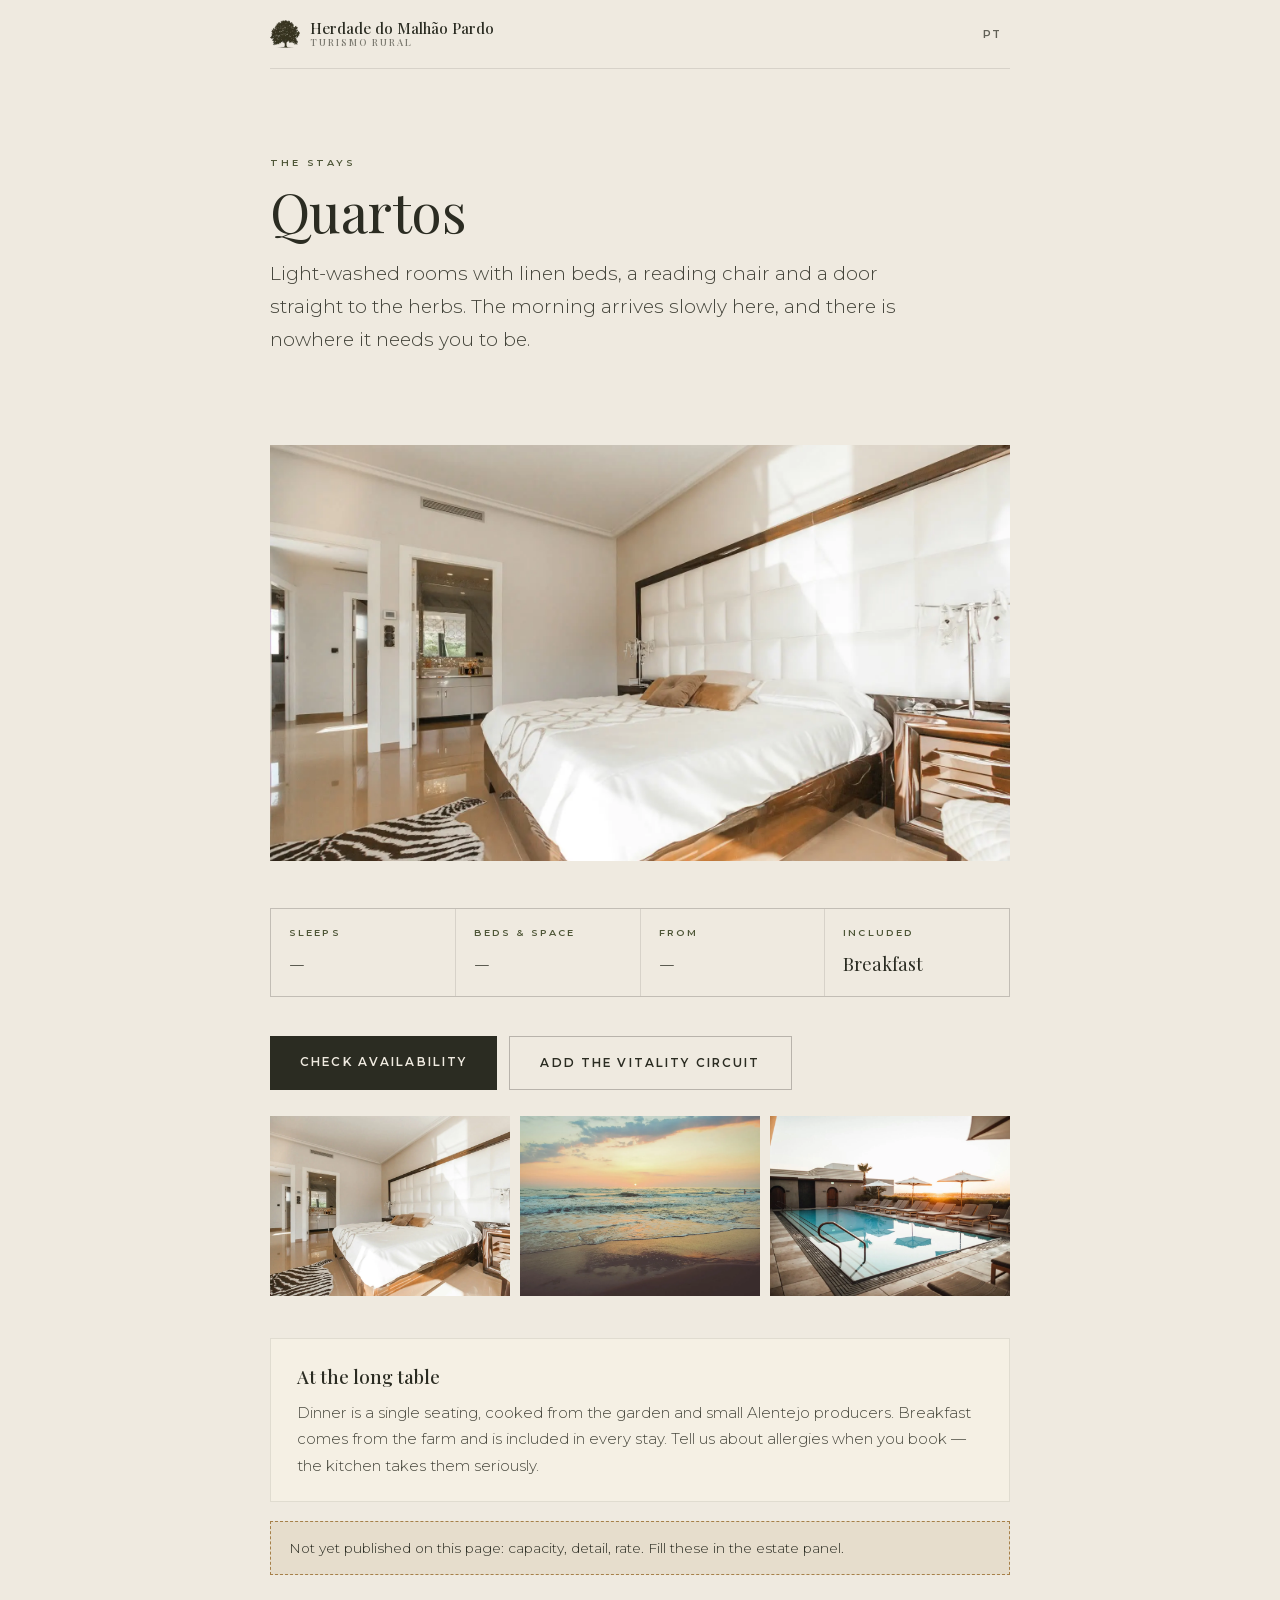
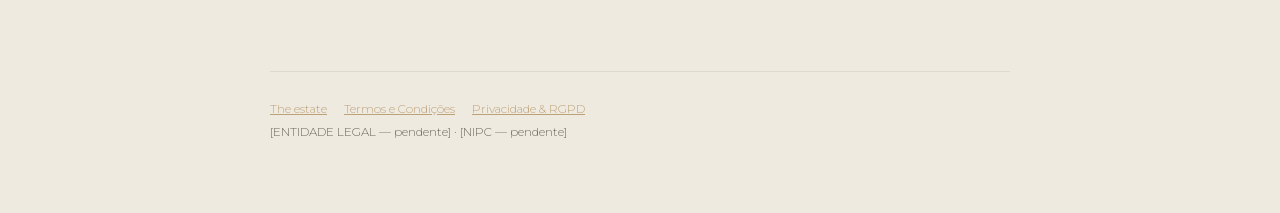
<file: stay.html>
<!doctype html>
<html lang="en">
<head>
<meta charset="utf-8">
<meta name="viewport" content="width=device-width,initial-scale=1">
<title>A stay — Herdade do Malhão Pardo</title>
<meta name="robots" content="noindex,nofollow">
<link rel="preload" as="font" type="font/woff2" href="fonts/PlayfairDisplay-400-lat.woff2" crossorigin>
<link rel="preload" as="font" type="font/woff2" href="fonts/Montserrat-400-lat.woff2" crossorigin>
<link rel="stylesheet" href="_lp.css">
<style>
  .hero-img{width:100%;aspect-ratio:16/9;object-fit:cover;margin-top:26px;background:var(--paper)}
  .lede{font-size:clamp(1.02rem,2vw,1.18rem);max-width:56ch;opacity:.88}
  .strip{display:grid;grid-template-columns:repeat(auto-fit,minmax(132px,1fr));gap:1px;
    background:rgba(42,38,34,.12);border:1px solid rgba(42,38,34,.12);margin:2.4em 0}
  .strip>div{background:var(--stone);padding:16px 18px}
  .strip dt{font-size:.6rem;font-weight:600;letter-spacing:.22em;text-transform:uppercase;
    color:var(--olive);margin-bottom:6px}
  .strip dd{margin:0;font-family:var(--disp);font-size:1.15rem}
  .gal{display:grid;grid-template-columns:repeat(auto-fit,minmax(210px,1fr));gap:10px;margin-top:1.6em}
  .gal img{width:100%;aspect-ratio:4/3;object-fit:cover;background:var(--paper)}
  .cross{background:var(--paper);border:1px solid rgba(42,38,34,.1);padding:22px 26px;margin-top:2.6em}
  .cross h3{font-family:var(--disp);font-weight:500;font-size:1.15rem;margin-bottom:.4em}
  .cta{display:flex;gap:12px;flex-wrap:wrap;margin-top:2em}
  .miss{background:rgba(169,131,74,.13);border:1px dashed var(--terra);padding:14px 18px;
    font-size:.86rem;margin-top:1.4em}
</style>
</head>
<body>
<a class="skip" href="#content" data-i="skip">Skip to content</a>
<main id="content"><div class="wrap">
  <div class="topbar">
    <a class="brand" href="index.html">
      <img src="img/logo-mark.webp" alt="" width="30" height="32">
      <b><span data-i="brand">Herdade do Malhão Pardo</span><small data-i="tr">Turismo Rural</small></b>
    </a>
    <button class="langb" data-langbtn type="button" aria-label="Mudar para português">PT</button>
  </div>

  <div class="hero">
    <span class="eyebrow" data-i="eye">The stays</span>
    <h1 id="sName">—</h1>
    <p class="lede" id="sBlurb"></p>
  </div>
  <img class="hero-img" id="sHero" alt="" decoding="async">

  <dl class="strip">
    <div><dt data-i="dSleeps">Sleeps</dt><dd><span class="ph" id="sCap">—</span></dd></div>
    <div><dt data-i="dDetail">Beds &amp; space</dt><dd><span class="ph" id="sDetail">—</span></dd></div>
    <div><dt data-i="dRate">From</dt><dd><span class="ph" id="sRate">—</span></dd></div>
    <div><dt data-i="dIncl">Included</dt><dd data-i="dInclV">Breakfast</dd></div>
  </dl>

  <div class="cta">
    <a class="btn" id="sBook" href="index.html?book=stay" data-i="cta">Check availability</a>
    <a class="btn ghost" href="circuit.html" data-i="cta2">Add the Vitality Circuit</a>
  </div>

  <div class="gal" id="sGal"></div>

  <div class="cross">
    <h3 data-i="xH">At the long table</h3>
    <p data-i="xP" style="margin:0;font-size:.94rem;opacity:.85">Dinner is a single seating, cooked
    from the garden and small Alentejo producers. Breakfast comes from the farm and is included in
    every stay. Tell us about allergies when you book — the kitchen takes them seriously.</p>
  </div>

  <div class="miss" id="miss" hidden></div>

  <footer>
    <a href="index.html" data-i="fEstate">The estate</a>
    <a href="termos.html" data-i="fTerms">Termos e Condições</a>
    <a href="privacidade.html" data-i="fPriv">Privacidade &amp; RGPD</a>
    <br><span class="ph" data-fill="entity.legalName">[ENTIDADE LEGAL — pendente]</span> ·
    <span class="ph" data-fill="entity.nipc">[NIPC — pendente]</span>
  </footer>
</div></main>

<script>
const UNITS={
  quartos:{ en:{name:'Quartos', blurb:'Light-washed rooms with linen beds, a reading chair and a door straight to the herbs. The morning arrives slowly here, and there is nowhere it needs you to be.'},
            pt:{name:'Quartos', blurb:'Quartos lavados de luz, camas de linho, um cadeirão para ler e uma porta que dá direto para as ervas. A manhã chega devagar, e não há nenhum sítio onde precise de estar.'},
            hero:'img/room-1.webp', gallery:['img/room-1.webp','img/breakfast.webp','img/pool.webp'] },
  suites:{  en:{name:'Suites', blurb:'Deep colours, a fireplace for winter, a private terrace facing the cork oaks for summer. Space enough to stay in all afternoon and call it a day well spent.'},
            pt:{name:'Suites', blurb:'Cores profundas, lareira para o inverno, terraço privado virado aos sobreiros para o verão. Espaço que chegue para ficar toda a tarde e chamar-lhe um dia bem passado.'},
            hero:'img/room-2.webp', gallery:['img/room-2.webp','img/casa.webp','img/night-sky.webp'] },
  casa:{    en:{name:'Casa do Monte', blurb:'The old farmhouse, whole — kitchen, courtyard, and your own slice of the estate with a pool that holds the evening light. Built for the people you would travel with.'},
            pt:{name:'Casa do Monte', blurb:'O monte antigo, inteiro — cozinha, pátio, e a sua própria fatia da herdade, com uma piscina que guarda a luz do fim da tarde. Feito para as pessoas com quem se viaja.'},
            hero:'img/casa-monte.webp', gallery:['img/casa-monte.webp','img/casa.webp','img/forest.webp'] }
};
const I18N_PT={ skip:'Saltar para o conteúdo', brand:'Herdade do Malhão Pardo', tr:'Turismo Rural',
  eye:'As estadias', dSleeps:'Acolhe', dDetail:'Camas e espaço', dRate:'Desde', dIncl:'Incluído',
  dInclV:'Pequeno-almoço', cta:'Ver disponibilidade', cta2:'Juntar o Vitality Circuit',
  xH:'À mesa comprida',
  xP:'O jantar é servido de uma só vez, cozinhado com a horta e com pequenos produtores alentejanos. O pequeno-almoço é da herdade e está incluído em todas as estadias. Diga-nos das alergias ao reservar — a cozinha leva-as a sério.',
  fEstate:'A herdade', fTerms:'Termos e Condições', fPriv:'Privacidade & RGPD' };

const unit=(new URLSearchParams(location.search).get('unit')||'quartos').toLowerCase();
const U=UNITS[unit]||UNITS.quartos;

function paint(lang){
  const d=U[lang]||U.en;
  document.getElementById('sName').textContent=d.name;
  document.getElementById('sBlurb').textContent=d.blurb;
  document.title=d.name+' — Herdade do Malhão Pardo';
  const h=document.getElementById('sHero'); h.src=U.hero; h.alt='';
  document.getElementById('sBook').href='index.html?book=stay#stays';
  const g=document.getElementById('sGal');
  g.innerHTML=U.gallery.map(src=>'<img src="'+src+'" alt="" loading="lazy" decoding="async">').join('');
}

/* The specification comes from the engine, never from this file — so a rate changes in one
   place. Anything the engine has not been told stays visibly unfilled. */
function spec(){
  const c=window.__content||{}, s=(c.stays&&c.stays[unit])||{};
  const put=(id,v,fmt)=>{ const el=document.getElementById(id);
    if(v===undefined||v===null||v===''){ return; }
    el.textContent=fmt?fmt(v):String(v); el.classList.remove('ph'); };
  put('sCap',s.capacity);
  put('sDetail',s.detail);
  put('sRate',s.rate, v=>/^\d+$/.test(String(v))?('€'+v+' / '+(document.documentElement.lang==='pt'?'noite':'night')):v);
  const gaps=['capacity','detail','rate'].filter(k=>!s[k]);
  const m=document.getElementById('miss');
  if(gaps.length){ m.hidden=false;
    m.textContent=(document.documentElement.lang==='pt'
      ? 'Por publicar nesta página: '+gaps.join(', ')+'. Preencha no painel da herdade.'
      : 'Not yet published on this page: '+gaps.join(', ')+'. Fill these in the estate panel.');
  } else m.hidden=true;
}

(function(){
  const EN=Object.create(null);
  const all=()=>document.querySelectorAll('[data-i]');
  all().forEach(el=>{ if(!(el.dataset.i in EN)) EN[el.dataset.i]=el.innerHTML; });
  function apply(lang){
    const D=lang==='pt'?I18N_PT:EN;
    all().forEach(el=>{ if(D[el.dataset.i]!=null) el.innerHTML=D[el.dataset.i]; });
    document.documentElement.lang=lang; window.__lang=lang;
    document.querySelectorAll('[data-langbtn]').forEach(b=>{
      b.textContent=lang==='pt'?'EN':'PT';
      b.setAttribute('aria-label',lang==='pt'?'Switch to English':'Mudar para português'); });
    paint(lang);
    if(window.__fill&&window.__content) window.__fill(window.__content);
    spec();
    try{ localStorage.setItem('mp-lang',lang); }catch(_){}
  }
  let saved=null; try{ saved=localStorage.getItem('mp-lang'); }catch(_){}
  window.__setLang=apply;
  apply(saved||((navigator.language||'').toLowerCase().startsWith('pt')?'pt':'en'));
  document.addEventListener('click',e=>{ const b=e.target.closest('[data-langbtn]');
    if(!b) return; e.preventDefault(); apply(window.__lang==='pt'?'en':'pt'); });
  addEventListener('load',()=>setTimeout(spec,400));   // engine may land after first paint
})();
</script>
<script src="js/estate.js" defer></script>
</body>
</html>
</file>
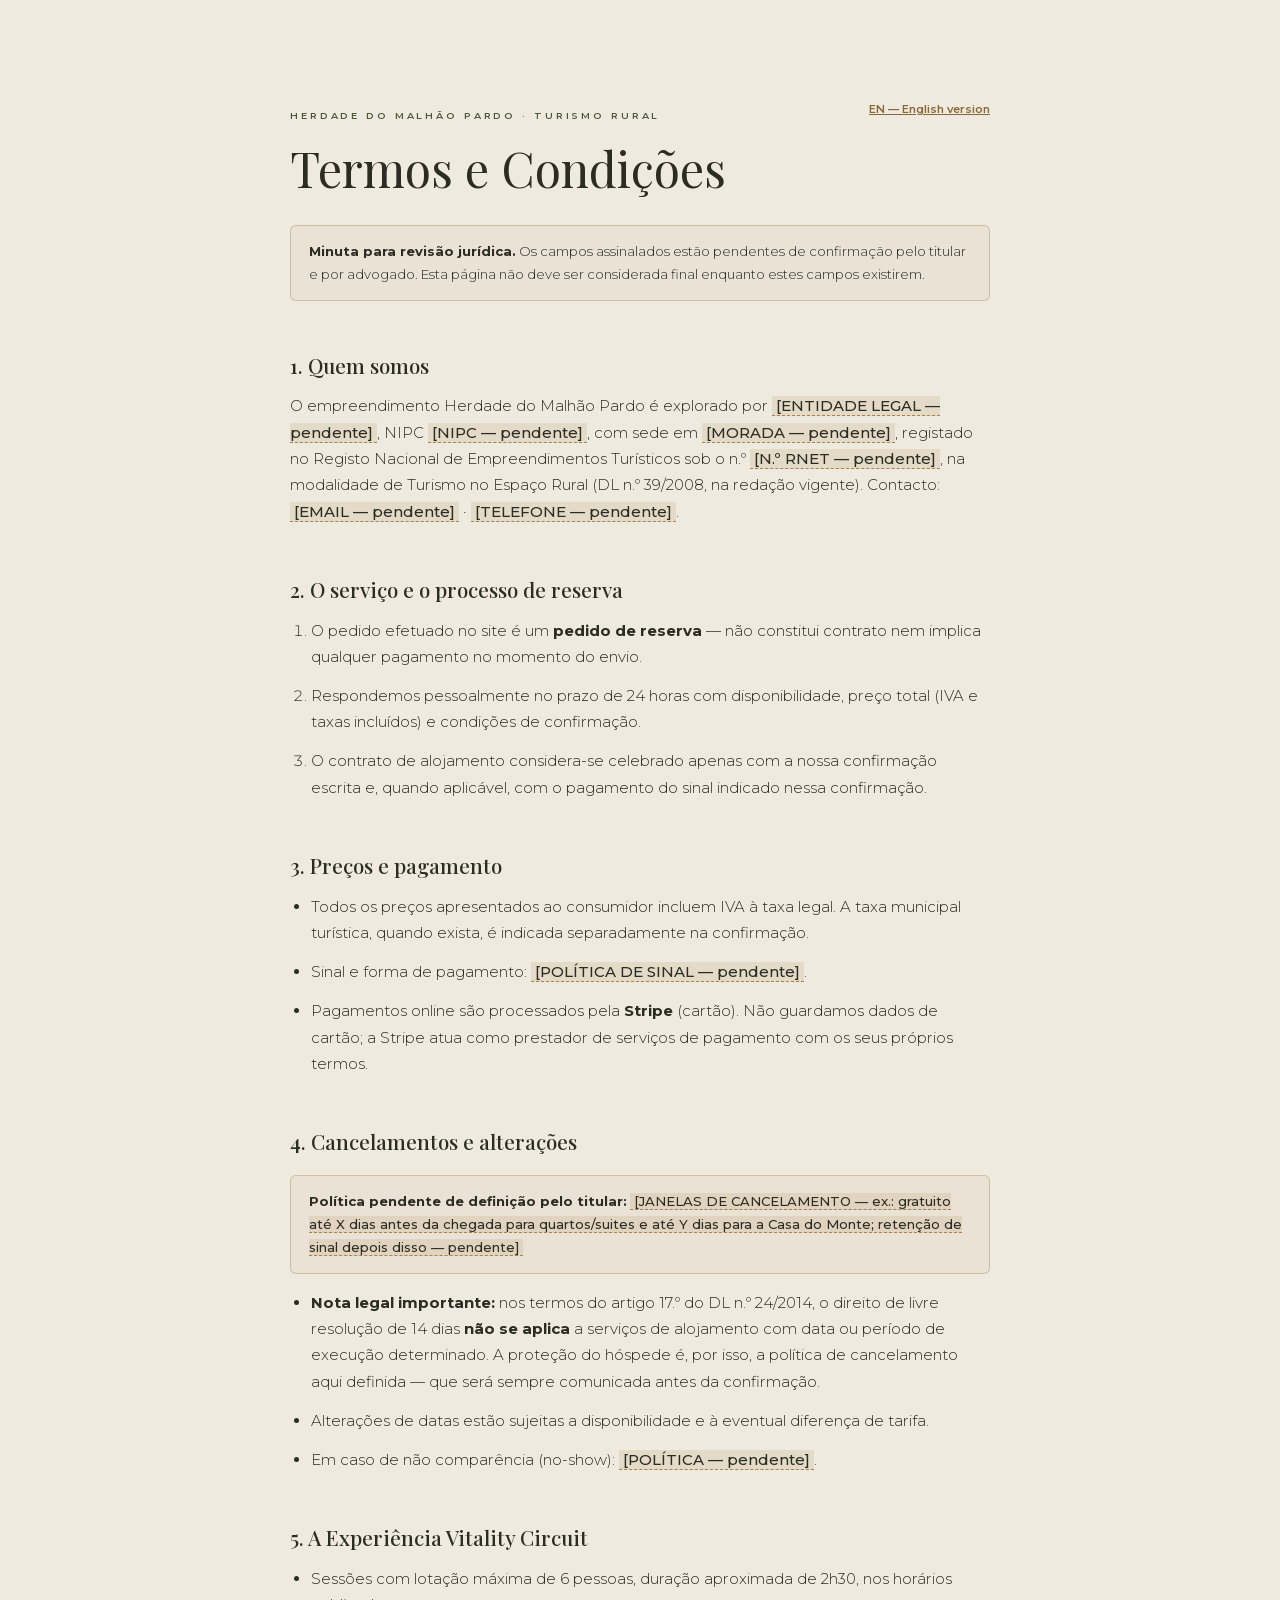
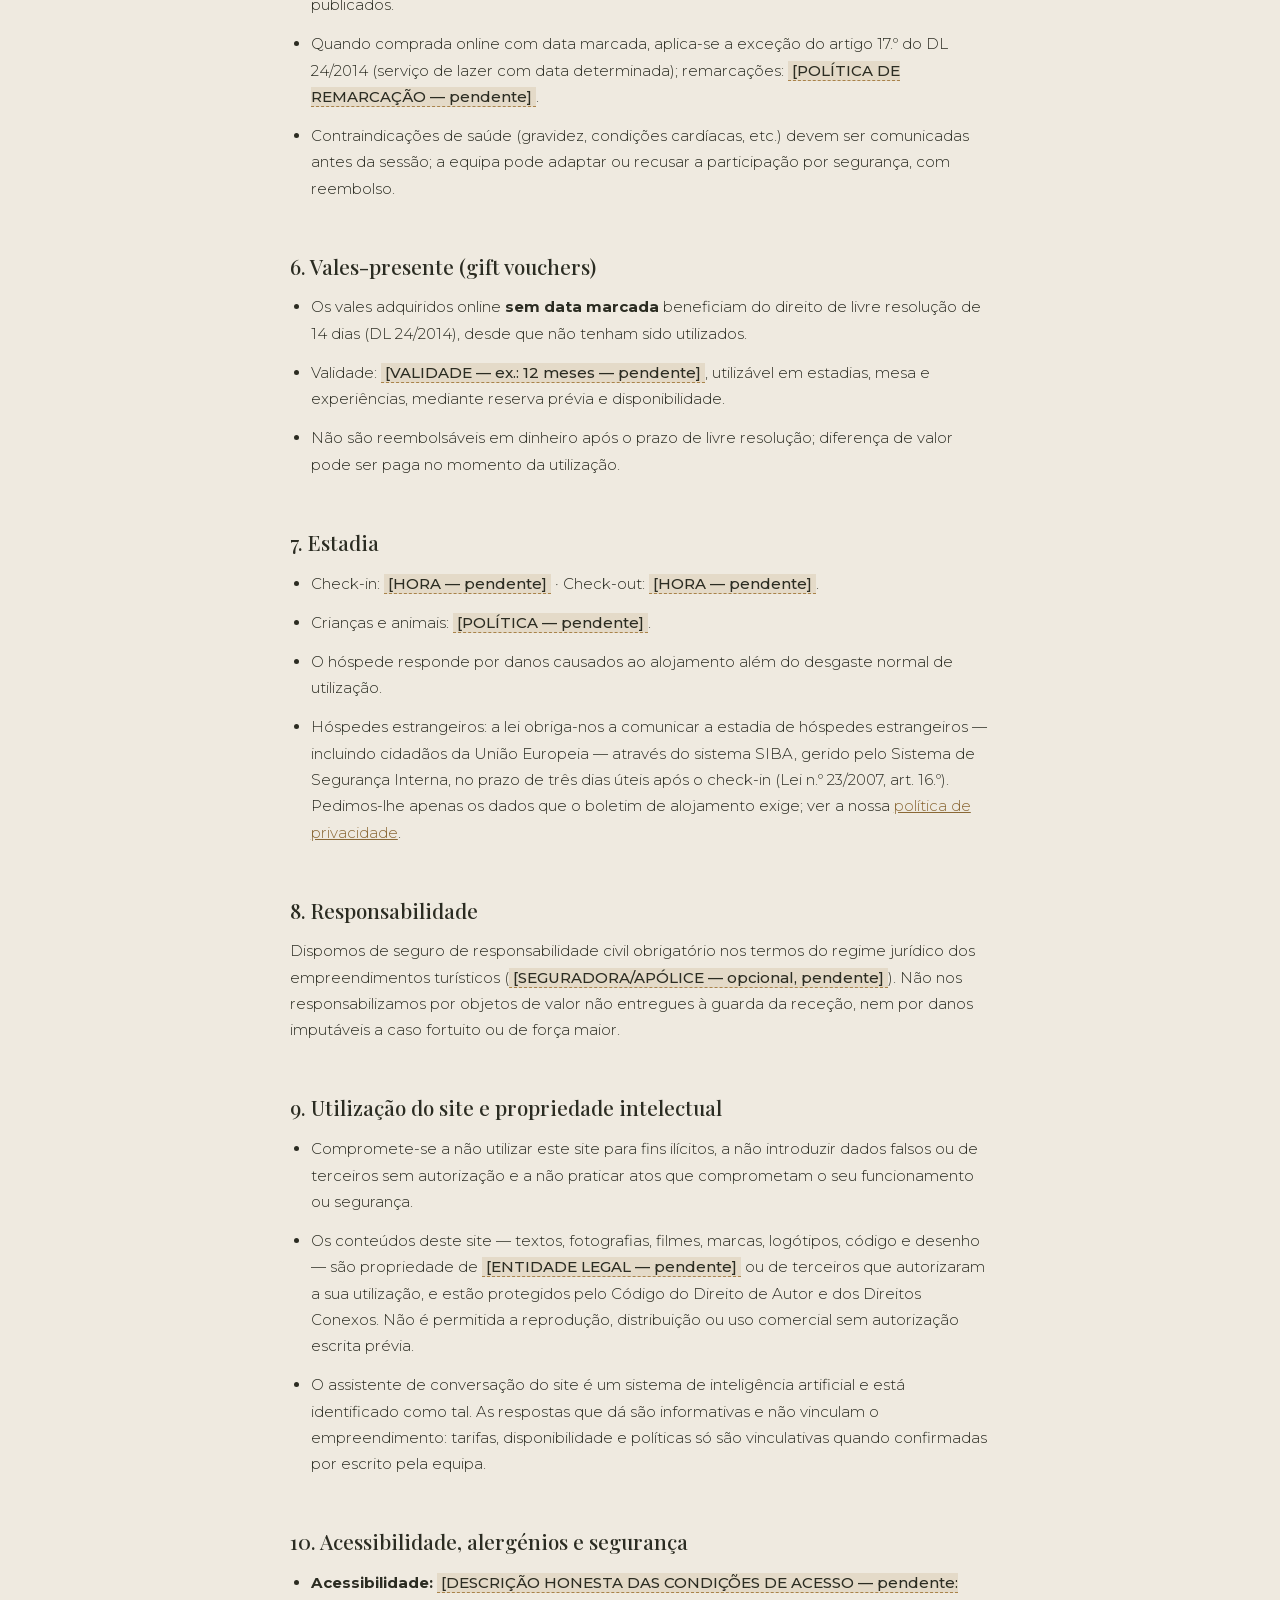
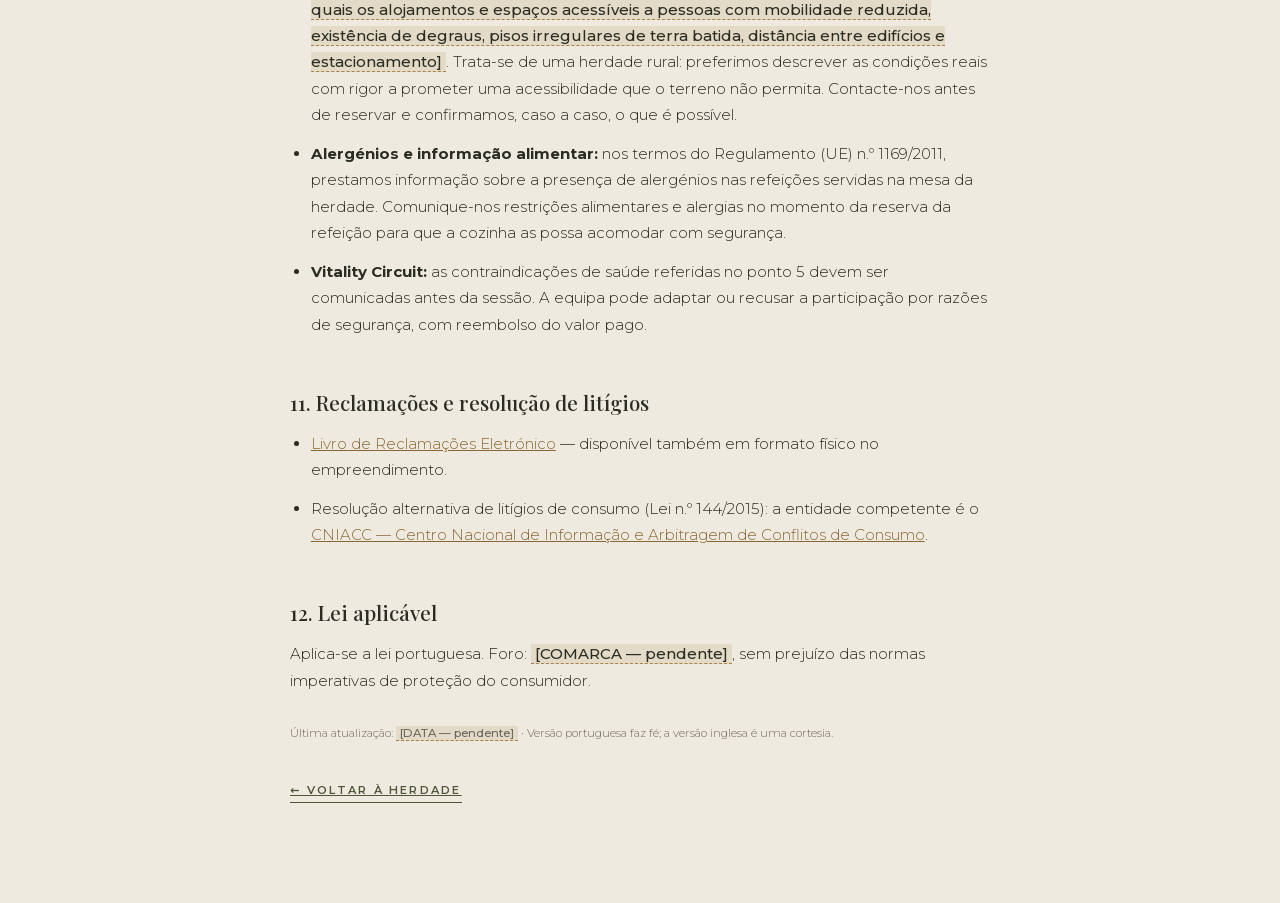
<file: termos.html>
<!DOCTYPE html>

<html lang="pt">
<head>
<meta charset="utf-8"/>
<meta content="width=device-width,initial-scale=1" name="viewport"/>
<meta content="noindex,nofollow" name="robots"/>
<title>Termos e Condições — Herdade do Malhão Pardo</title>
<link href="img/favicon-32.png" rel="icon" sizes="32x32" type="image/png"/>
<link as="font" crossorigin="" href="fonts/PlayfairDisplay-400-lat.woff2" rel="preload" type="font/woff2"/>
<link as="font" crossorigin="" href="fonts/Montserrat-400-lat.woff2" rel="preload" type="font/woff2"/>
<style>
/* Self-hosted 2026-09-02: the type no longer travels to Google.
   Removes two external hosts from the critical path and one recipient of every
   visitor's IP from the privacy policy. unicode-range means a browser fetches only
   the subset it actually needs — latin for PT and EN. */
@font-face {
  font-family: 'Montserrat';
  font-style: normal;
  font-weight: 300;
  font-display: swap;
  src: url(fonts/Montserrat-300-ext.woff2) format('woff2');
  unicode-range: U+0100-02BA, U+02BD-02C5, U+02C7-02CC, U+02CE-02D7, U+02DD-02FF, U+0304, U+0308, U+0329, U+1D00-1DBF, U+1E00-1E9F, U+1EF2-1EFF, U+2020, U+20A0-20AB, U+20AD-20C0, U+2113, U+2C60-2C7F, U+A720-A7FF;
}
@font-face {
  font-family: 'Montserrat';
  font-style: normal;
  font-weight: 300;
  font-display: swap;
  src: url(fonts/Montserrat-300-lat.woff2) format('woff2');
  unicode-range: U+0000-00FF, U+0131, U+0152-0153, U+02BB-02BC, U+02C6, U+02DA, U+02DC, U+0304, U+0308, U+0329, U+2000-206F, U+20AC, U+2122, U+2191, U+2193, U+2212, U+2215, U+FEFF, U+FFFD;
}
@font-face {
  font-family: 'Montserrat';
  font-style: normal;
  font-weight: 400;
  font-display: swap;
  src: url(fonts/Montserrat-400-ext.woff2) format('woff2');
  unicode-range: U+0100-02BA, U+02BD-02C5, U+02C7-02CC, U+02CE-02D7, U+02DD-02FF, U+0304, U+0308, U+0329, U+1D00-1DBF, U+1E00-1E9F, U+1EF2-1EFF, U+2020, U+20A0-20AB, U+20AD-20C0, U+2113, U+2C60-2C7F, U+A720-A7FF;
}
@font-face {
  font-family: 'Montserrat';
  font-style: normal;
  font-weight: 400;
  font-display: swap;
  src: url(fonts/Montserrat-400-lat.woff2) format('woff2');
  unicode-range: U+0000-00FF, U+0131, U+0152-0153, U+02BB-02BC, U+02C6, U+02DA, U+02DC, U+0304, U+0308, U+0329, U+2000-206F, U+20AC, U+2122, U+2191, U+2193, U+2212, U+2215, U+FEFF, U+FFFD;
}
@font-face {
  font-family: 'Montserrat';
  font-style: normal;
  font-weight: 500;
  font-display: swap;
  src: url(fonts/Montserrat-500-ext.woff2) format('woff2');
  unicode-range: U+0100-02BA, U+02BD-02C5, U+02C7-02CC, U+02CE-02D7, U+02DD-02FF, U+0304, U+0308, U+0329, U+1D00-1DBF, U+1E00-1E9F, U+1EF2-1EFF, U+2020, U+20A0-20AB, U+20AD-20C0, U+2113, U+2C60-2C7F, U+A720-A7FF;
}
@font-face {
  font-family: 'Montserrat';
  font-style: normal;
  font-weight: 500;
  font-display: swap;
  src: url(fonts/Montserrat-500-lat.woff2) format('woff2');
  unicode-range: U+0000-00FF, U+0131, U+0152-0153, U+02BB-02BC, U+02C6, U+02DA, U+02DC, U+0304, U+0308, U+0329, U+2000-206F, U+20AC, U+2122, U+2191, U+2193, U+2212, U+2215, U+FEFF, U+FFFD;
}
@font-face {
  font-family: 'Montserrat';
  font-style: normal;
  font-weight: 600;
  font-display: swap;
  src: url(fonts/Montserrat-600-ext.woff2) format('woff2');
  unicode-range: U+0100-02BA, U+02BD-02C5, U+02C7-02CC, U+02CE-02D7, U+02DD-02FF, U+0304, U+0308, U+0329, U+1D00-1DBF, U+1E00-1E9F, U+1EF2-1EFF, U+2020, U+20A0-20AB, U+20AD-20C0, U+2113, U+2C60-2C7F, U+A720-A7FF;
}
@font-face {
  font-family: 'Montserrat';
  font-style: normal;
  font-weight: 600;
  font-display: swap;
  src: url(fonts/Montserrat-600-lat.woff2) format('woff2');
  unicode-range: U+0000-00FF, U+0131, U+0152-0153, U+02BB-02BC, U+02C6, U+02DA, U+02DC, U+0304, U+0308, U+0329, U+2000-206F, U+20AC, U+2122, U+2191, U+2193, U+2212, U+2215, U+FEFF, U+FFFD;
}
@font-face {
  font-family: 'Playfair Display';
  font-style: italic;
  font-weight: 400;
  font-display: swap;
  src: url(fonts/PlayfairDisplay-400i-ext.woff2) format('woff2');
  unicode-range: U+0100-02BA, U+02BD-02C5, U+02C7-02CC, U+02CE-02D7, U+02DD-02FF, U+0304, U+0308, U+0329, U+1D00-1DBF, U+1E00-1E9F, U+1EF2-1EFF, U+2020, U+20A0-20AB, U+20AD-20C0, U+2113, U+2C60-2C7F, U+A720-A7FF;
}
@font-face {
  font-family: 'Playfair Display';
  font-style: italic;
  font-weight: 400;
  font-display: swap;
  src: url(fonts/PlayfairDisplay-400i-lat.woff2) format('woff2');
  unicode-range: U+0000-00FF, U+0131, U+0152-0153, U+02BB-02BC, U+02C6, U+02DA, U+02DC, U+0304, U+0308, U+0329, U+2000-206F, U+20AC, U+2122, U+2191, U+2193, U+2212, U+2215, U+FEFF, U+FFFD;
}
@font-face {
  font-family: 'Playfair Display';
  font-style: italic;
  font-weight: 500;
  font-display: swap;
  src: url(fonts/PlayfairDisplay-500i-ext.woff2) format('woff2');
  unicode-range: U+0100-02BA, U+02BD-02C5, U+02C7-02CC, U+02CE-02D7, U+02DD-02FF, U+0304, U+0308, U+0329, U+1D00-1DBF, U+1E00-1E9F, U+1EF2-1EFF, U+2020, U+20A0-20AB, U+20AD-20C0, U+2113, U+2C60-2C7F, U+A720-A7FF;
}
@font-face {
  font-family: 'Playfair Display';
  font-style: italic;
  font-weight: 500;
  font-display: swap;
  src: url(fonts/PlayfairDisplay-500i-lat.woff2) format('woff2');
  unicode-range: U+0000-00FF, U+0131, U+0152-0153, U+02BB-02BC, U+02C6, U+02DA, U+02DC, U+0304, U+0308, U+0329, U+2000-206F, U+20AC, U+2122, U+2191, U+2193, U+2212, U+2215, U+FEFF, U+FFFD;
}
@font-face {
  font-family: 'Playfair Display';
  font-style: normal;
  font-weight: 400;
  font-display: swap;
  src: url(fonts/PlayfairDisplay-400-ext.woff2) format('woff2');
  unicode-range: U+0100-02BA, U+02BD-02C5, U+02C7-02CC, U+02CE-02D7, U+02DD-02FF, U+0304, U+0308, U+0329, U+1D00-1DBF, U+1E00-1E9F, U+1EF2-1EFF, U+2020, U+20A0-20AB, U+20AD-20C0, U+2113, U+2C60-2C7F, U+A720-A7FF;
}
@font-face {
  font-family: 'Playfair Display';
  font-style: normal;
  font-weight: 400;
  font-display: swap;
  src: url(fonts/PlayfairDisplay-400-lat.woff2) format('woff2');
  unicode-range: U+0000-00FF, U+0131, U+0152-0153, U+02BB-02BC, U+02C6, U+02DA, U+02DC, U+0304, U+0308, U+0329, U+2000-206F, U+20AC, U+2122, U+2191, U+2193, U+2212, U+2215, U+FEFF, U+FFFD;
}
@font-face {
  font-family: 'Playfair Display';
  font-style: normal;
  font-weight: 500;
  font-display: swap;
  src: url(fonts/PlayfairDisplay-500-ext.woff2) format('woff2');
  unicode-range: U+0100-02BA, U+02BD-02C5, U+02C7-02CC, U+02CE-02D7, U+02DD-02FF, U+0304, U+0308, U+0329, U+1D00-1DBF, U+1E00-1E9F, U+1EF2-1EFF, U+2020, U+20A0-20AB, U+20AD-20C0, U+2113, U+2C60-2C7F, U+A720-A7FF;
}
@font-face {
  font-family: 'Playfair Display';
  font-style: normal;
  font-weight: 500;
  font-display: swap;
  src: url(fonts/PlayfairDisplay-500-lat.woff2) format('woff2');
  unicode-range: U+0000-00FF, U+0131, U+0152-0153, U+02BB-02BC, U+02C6, U+02DA, U+02DC, U+0304, U+0308, U+0329, U+2000-206F, U+20AC, U+2122, U+2191, U+2193, U+2212, U+2215, U+FEFF, U+FFFD;
}
@font-face {
  font-family: 'Montserrat';
  font-style: normal;
  font-weight: 700;
  font-display: swap;
  src: url(fonts/Montserrat-700-lat.woff2) format('woff2');
  unicode-range: U+0000-00FF, U+0131, U+0152-0153, U+02BB-02BC, U+02C6, U+02DA, U+02DC, U+0304, U+0308, U+0329, U+2000-206F, U+20AC, U+2122, U+2191, U+2193, U+2212, U+2215, U+FEFF, U+FFFD;
}
@font-face {
  font-family: 'Montserrat';
  font-style: normal;
  font-weight: 700;
  font-display: swap;
  src: url(fonts/Montserrat-700-ext.woff2) format('woff2');
  unicode-range: U+0100-02BA, U+02BD-02C5, U+02C7-02CC, U+02CE-02D7, U+02DD-02FF, U+0304, U+0308, U+0329, U+1D00-1DBF, U+1E00-1E9F, U+1EF2-1EFF, U+2020, U+20A0-20AB, U+20AD-20C0, U+2113, U+2C60-2C7F, U+A720-A7FF;
}

:root{--terra:#A9834A;--terra-ink:#8A6835;--olive:#4E5637;--stone:#EFEAE0;--ink:#2B2C22;
  --disp:'Playfair Display',Georgia,serif;--sans:'Montserrat',system-ui,sans-serif}
*{box-sizing:border-box;margin:0;padding:0}
body{font-family:var(--sans);background:var(--stone);color:var(--ink);font-size:16px;
  line-height:1.75;font-weight:300;-webkit-font-smoothing:antialiased}
.wrap{max-width:780px;margin:0 auto;padding:clamp(48px,9vw,100px) clamp(22px,5vw,40px)}
a{color:var(--terra-ink)}
.eyebrow{font-size:.6rem;font-weight:600;letter-spacing:.3em;text-transform:uppercase;color:var(--olive)}
h1{font-family:var(--disp);font-weight:400;font-size:clamp(2.1rem,5vw,3rem);line-height:1.12;margin:.3em 0 .6em}
h2{font-family:var(--disp);font-weight:500;font-size:1.3rem;margin:2.2em 0 .5em}
p,li{margin-bottom:.85em;font-size:.94rem}
ol,ul{padding-left:1.3em}
.ph{background:rgba(169,131,74,.16);border-bottom:1px dashed var(--terra);padding:0 4px;font-weight:500}
.note{border:1px solid rgba(169,131,74,.4);background:rgba(169,131,74,.07);border-radius:6px;
  padding:14px 18px;font-size:.82rem;margin:1.2em 0}
.upd{font-size:.72rem;color:#6B655D;margin-top:2.5em}
.back{display:inline-block;margin-top:2.5em;font-size:.7rem;font-weight:600;letter-spacing:.2em;
  text-transform:uppercase;color:var(--olive);border-bottom:1px solid var(--olive);padding-bottom:2px}
.lang{float:right;font-size:.7rem;font-weight:600}
</style>
</head>
<body>
<div class="wrap">
<a class="lang" href="terms.html">EN — English version</a>
<span class="eyebrow">Herdade do Malhão Pardo · Turismo Rural</span>
<h1>Termos e Condições</h1>
<p class="note"><b>Minuta para revisão jurídica.</b> Os campos assinalados estão pendentes de
  confirmação pelo titular e por advogado. Esta página não deve ser considerada final enquanto
  estes campos existirem.</p>
<h2>1. Quem somos</h2>
<p>O empreendimento Herdade do Malhão Pardo é explorado por
  <span class="ph" data-fill="entity.legalName">[ENTIDADE LEGAL — pendente]</span>, NIPC <span class="ph" data-fill="entity.nipc">[NIPC — pendente]</span>,
  com sede em <span class="ph" data-fill="entity.address">[MORADA — pendente]</span>, registado no Registo Nacional de
  Empreendimentos Turísticos sob o n.º <span class="ph" data-fill="entity.rnet">[N.º RNET — pendente]</span>, na modalidade
  de Turismo no Espaço Rural (DL n.º 39/2008, na redação vigente).
  Contacto: <span class="ph" data-fill="contact.email">[EMAIL — pendente]</span> · <span class="ph" data-fill="contact.phone">[TELEFONE — pendente]</span>.</p>
<h2>2. O serviço e o processo de reserva</h2>
<ol>
<li>O pedido efetuado no site é um <b>pedido de reserva</b> — não constitui contrato nem implica
    qualquer pagamento no momento do envio.</li>
<li>Respondemos pessoalmente no prazo de 24 horas com disponibilidade, preço total (IVA e taxas
    incluídos) e condições de confirmação.</li>
<li>O contrato de alojamento considera-se celebrado apenas com a nossa confirmação escrita e,
    quando aplicável, com o pagamento do sinal indicado nessa confirmação.</li>
</ol>
<h2>3. Preços e pagamento</h2>
<ul>
<li>Todos os preços apresentados ao consumidor incluem IVA à taxa legal. A taxa municipal
    turística, quando exista, é indicada separadamente na confirmação.</li>
<li>Sinal e forma de pagamento: <span class="ph" data-fill="policies.deposit">[POLÍTICA DE SINAL — pendente]</span>.</li>
<li>Pagamentos online são processados pela <b>Stripe</b> (cartão). Não guardamos dados de
    cartão; a Stripe atua como prestador de serviços de pagamento com os seus próprios termos.</li>
</ul>
<h2>4. Cancelamentos e alterações</h2>
<p class="note"><b>Política pendente de definição pelo titular:</b>
<span class="ph" data-fill="policies.cancellation">[JANELAS DE CANCELAMENTO — ex.: gratuito até X dias antes da chegada para
  quartos/suites e até Y dias para a Casa do Monte; retenção de sinal depois disso — pendente]</span></p>
<ul>
<li><b>Nota legal importante:</b> nos termos do artigo 17.º do DL n.º 24/2014, o direito de
    livre resolução de 14 dias <b>não se aplica</b> a serviços de alojamento com data ou período de
    execução determinado. A proteção do hóspede é, por isso, a política de cancelamento aqui
    definida — que será sempre comunicada antes da confirmação.</li>
<li>Alterações de datas estão sujeitas a disponibilidade e à eventual diferença de tarifa.</li>
<li>Em caso de não comparência (no-show): <span class="ph" data-fill="policies.noShow">[POLÍTICA — pendente]</span>.</li>
</ul>
<h2>5. A Experiência Vitality Circuit</h2>
<ul>
<li>Sessões com lotação máxima de 6 pessoas, duração aproximada de 2h30, nos horários publicados.</li>
<li>Quando comprada online com data marcada, aplica-se a exceção do artigo 17.º do DL 24/2014
    (serviço de lazer com data determinada); remarcações:
    <span class="ph" data-fill="policies.circuitReschedule">[POLÍTICA DE REMARCAÇÃO — pendente]</span>.</li>
<li>Contraindicações de saúde (gravidez, condições cardíacas, etc.) devem ser comunicadas antes
    da sessão; a equipa pode adaptar ou recusar a participação por segurança, com reembolso.</li>
</ul>
<h2>6. Vales-presente (gift vouchers)</h2>
<ul>
<li>Os vales adquiridos online <b>sem data marcada</b> beneficiam do direito de livre resolução
    de 14 dias (DL 24/2014), desde que não tenham sido utilizados.</li>
<li>Validade: <span class="ph" data-fill="policies.voucherValidity">[VALIDADE — ex.: 12 meses — pendente]</span>, utilizável em
    estadias, mesa e experiências, mediante reserva prévia e disponibilidade.</li>
<li>Não são reembolsáveis em dinheiro após o prazo de livre resolução; diferença de valor pode
    ser paga no momento da utilização.</li>
</ul>
<h2>7. Estadia</h2>
<ul>
<li>Check-in: <span class="ph" data-fill="policies.checkIn">[HORA — pendente]</span> · Check-out: <span class="ph" data-fill="policies.checkOut">[HORA — pendente]</span>.</li>
<li>Crianças e animais: <span class="ph" data-fill="policies.childrenPets">[POLÍTICA — pendente]</span>.</li>
<li>O hóspede responde por danos causados ao alojamento além do desgaste normal de utilização.</li>
<li>Hóspedes estrangeiros: a lei obriga-nos a comunicar a estadia de hóspedes estrangeiros —
    incluindo cidadãos da União Europeia — através do sistema SIBA, gerido pelo Sistema de
    Segurança Interna, no prazo de três dias úteis após o check-in (Lei n.º 23/2007, art. 16.º).
    Pedimos-lhe apenas os dados que o boletim de alojamento exige; ver a nossa
    <a href="privacidade.html">política de privacidade</a>.</li>
</ul>
<h2>8. Responsabilidade</h2>
<p>Dispomos de seguro de responsabilidade civil obrigatório nos termos do regime jurídico dos
  empreendimentos turísticos (<span class="ph" data-fill="entity.insurer">[SEGURADORA/APÓLICE — opcional, pendente]</span>).
  Não nos responsabilizamos por objetos de valor não entregues à guarda da receção, nem por danos
  imputáveis a caso fortuito ou de força maior.</p>
<h2>9. Utilização do site e propriedade intelectual</h2>
<ul>
<li>Compromete-se a não utilizar este site para fins ilícitos, a não introduzir dados falsos
    ou de terceiros sem autorização e a não praticar atos que comprometam o seu funcionamento
    ou segurança.</li>
<li>Os conteúdos deste site — textos, fotografias, filmes, marcas, logótipos, código e
    desenho — são propriedade de <span class="ph" data-fill="entity.legalName">[ENTIDADE LEGAL — pendente]</span> ou de
    terceiros que autorizaram a sua utilização, e estão protegidos pelo Código do Direito de
    Autor e dos Direitos Conexos. Não é permitida a reprodução, distribuição ou uso comercial
    sem autorização escrita prévia.</li>
<li>O assistente de conversação do site é um sistema de inteligência artificial e está
    identificado como tal. As respostas que dá são informativas e não vinculam o empreendimento:
    tarifas, disponibilidade e políticas só são vinculativas quando confirmadas por escrito
    pela equipa.</li>
</ul>
<h2>10. Acessibilidade, alergénios e segurança</h2>
<ul>
<li><strong>Acessibilidade:</strong> <span class="ph" data-fill="policies.accessibility">[DESCRIÇÃO HONESTA DAS CONDIÇÕES DE
    ACESSO — pendente: quais os alojamentos e espaços acessíveis a pessoas com mobilidade
    reduzida, existência de degraus, pisos irregulares de terra batida, distância entre
    edifícios e estacionamento]</span>. Trata-se de uma herdade rural: preferimos descrever as
    condições reais com rigor a prometer uma acessibilidade que o terreno não permita. Contacte-nos
    antes de reservar e confirmamos, caso a caso, o que é possível.</li>
<li><strong>Alergénios e informação alimentar:</strong> nos termos do Regulamento (UE)
    n.º 1169/2011, prestamos informação sobre a presença de alergénios nas refeições servidas
    na mesa da herdade. Comunique-nos restrições alimentares e alergias no momento da reserva
    da refeição para que a cozinha as possa acomodar com segurança.</li>
<li><strong>Vitality Circuit:</strong> as contraindicações de saúde referidas no ponto 5
    devem ser comunicadas antes da sessão. A equipa pode adaptar ou recusar a participação por
    razões de segurança, com reembolso do valor pago.</li>
</ul>
<h2>11. Reclamações e resolução de litígios</h2>
<ul>
<li><a href="https://www.livroreclamacoes.pt/inicio" rel="noopener" target="_blank">Livro de
    Reclamações Eletrónico</a> — disponível também em formato físico no empreendimento.</li>
<li>Resolução alternativa de litígios de consumo (Lei n.º 144/2015): a entidade competente é o
    <a href="https://www.cniacc.pt/pt/" rel="noopener" target="_blank">CNIACC — Centro Nacional de
    Informação e Arbitragem de Conflitos de Consumo</a>.</li>
</ul>
<h2>12. Lei aplicável</h2>
<p>Aplica-se a lei portuguesa. Foro: <span class="ph" data-fill="entity.forum">[COMARCA — pendente]</span>, sem prejuízo
  das normas imperativas de proteção do consumidor.</p>
<p class="upd">Última atualização: <span class="ph" data-fill="meta.updated">[DATA — pendente]</span> · Versão portuguesa
  faz fé; a versão inglesa é uma cortesia.</p>
<a class="back" href="index.html">← Voltar à herdade</a>
</div>
<script src="js/estate.js" defer></script>
</body>
</html>
</file>
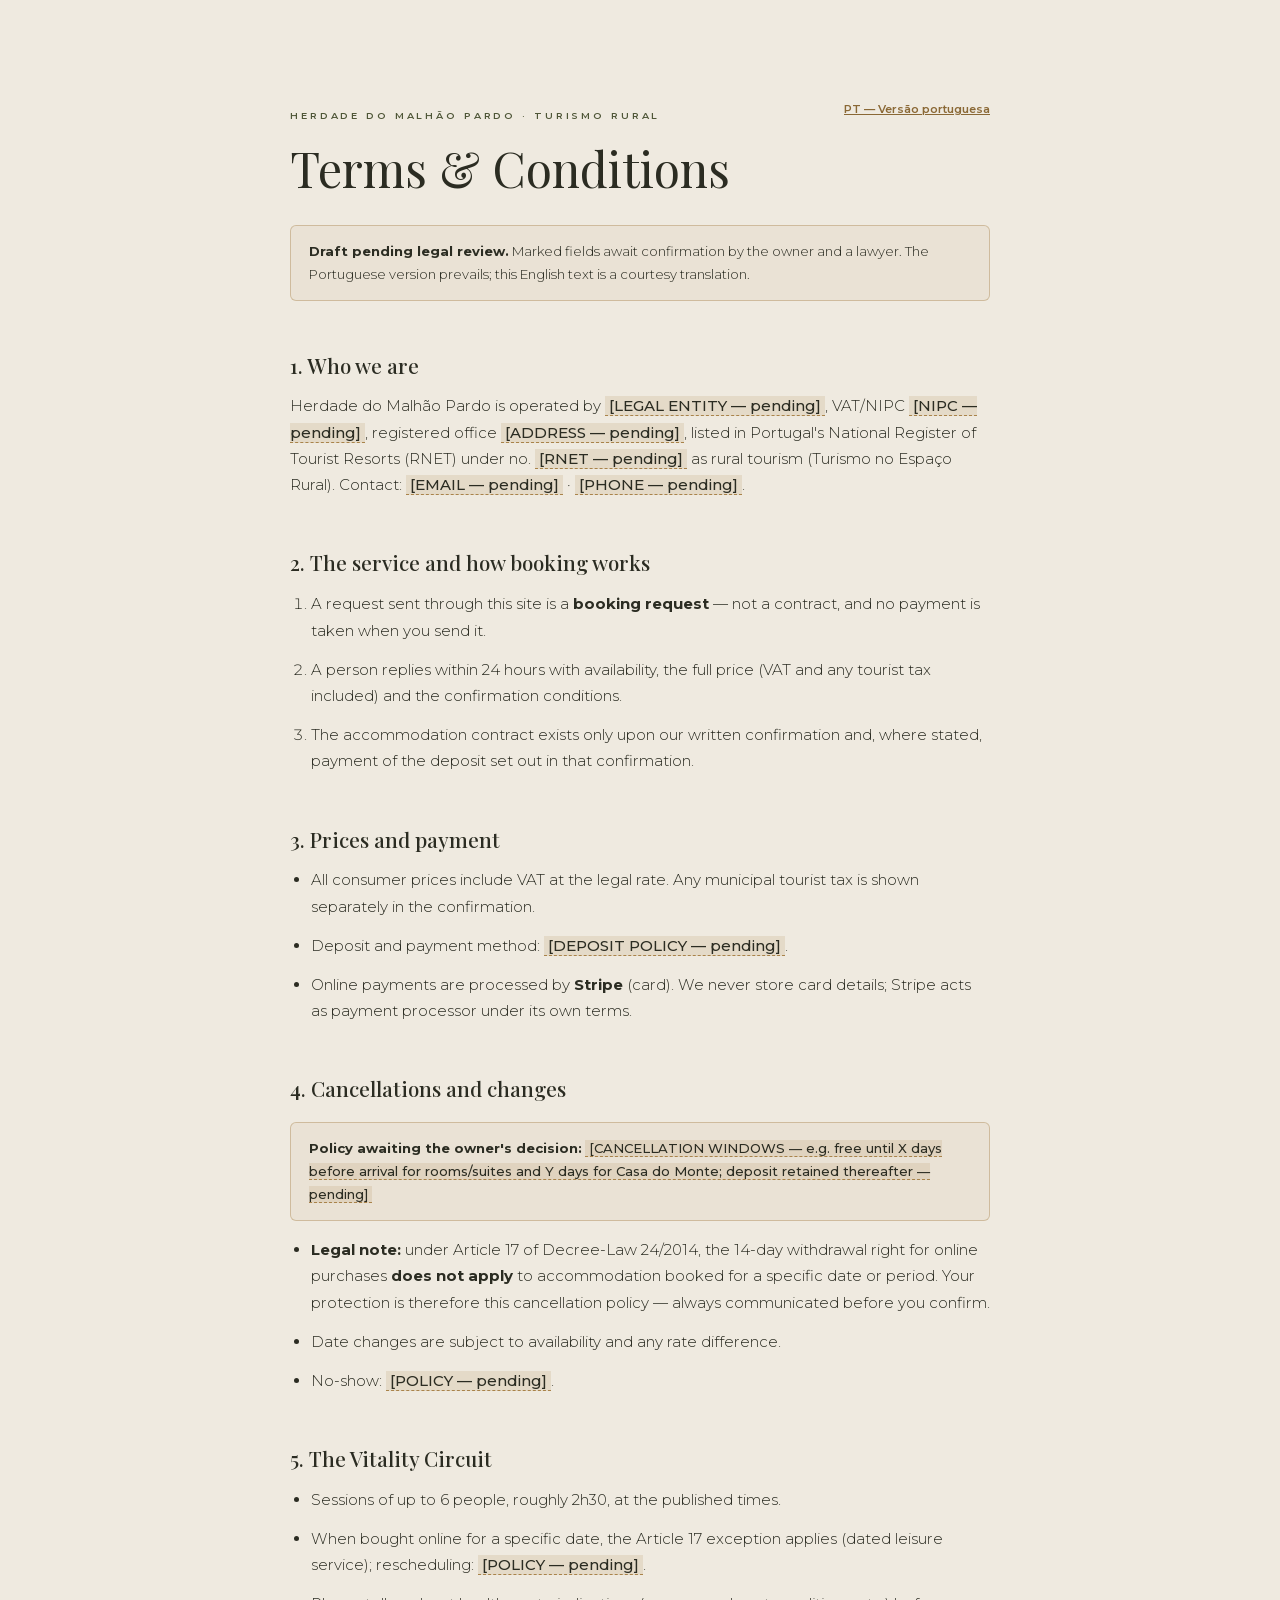
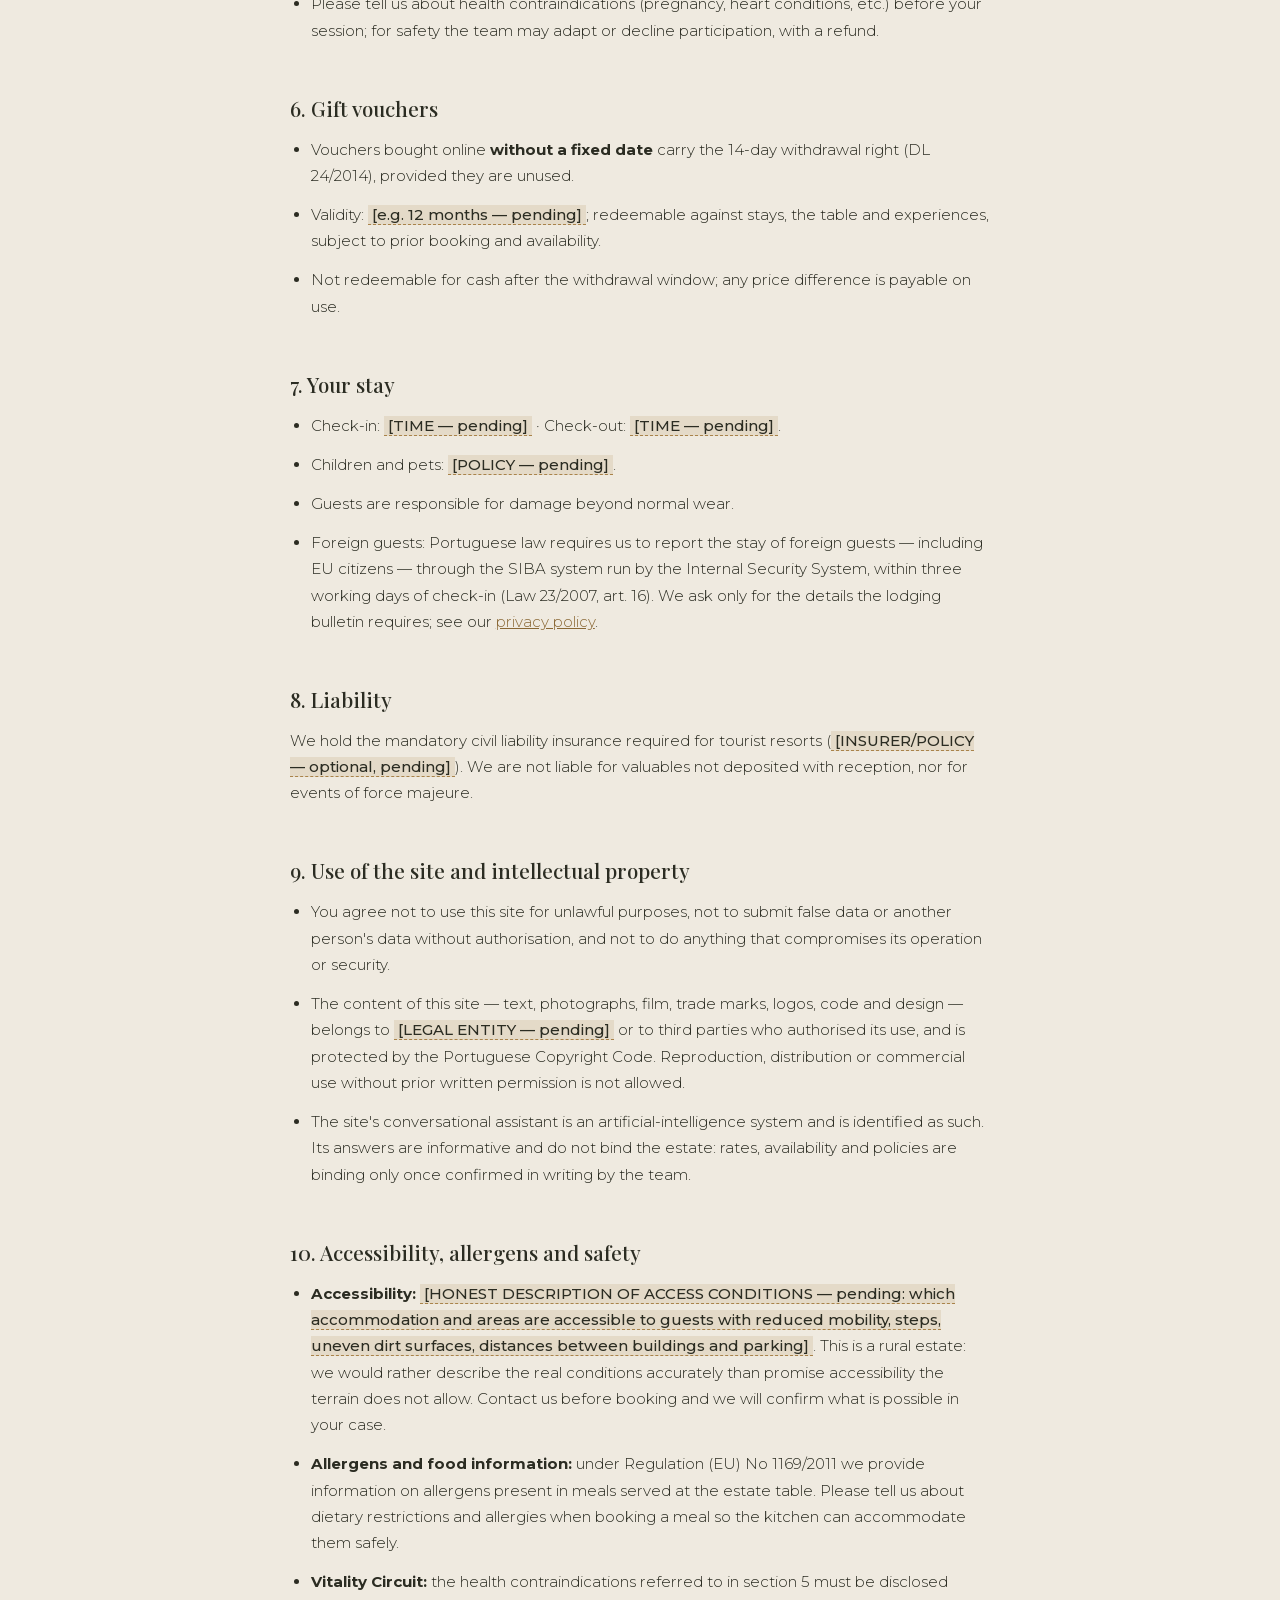
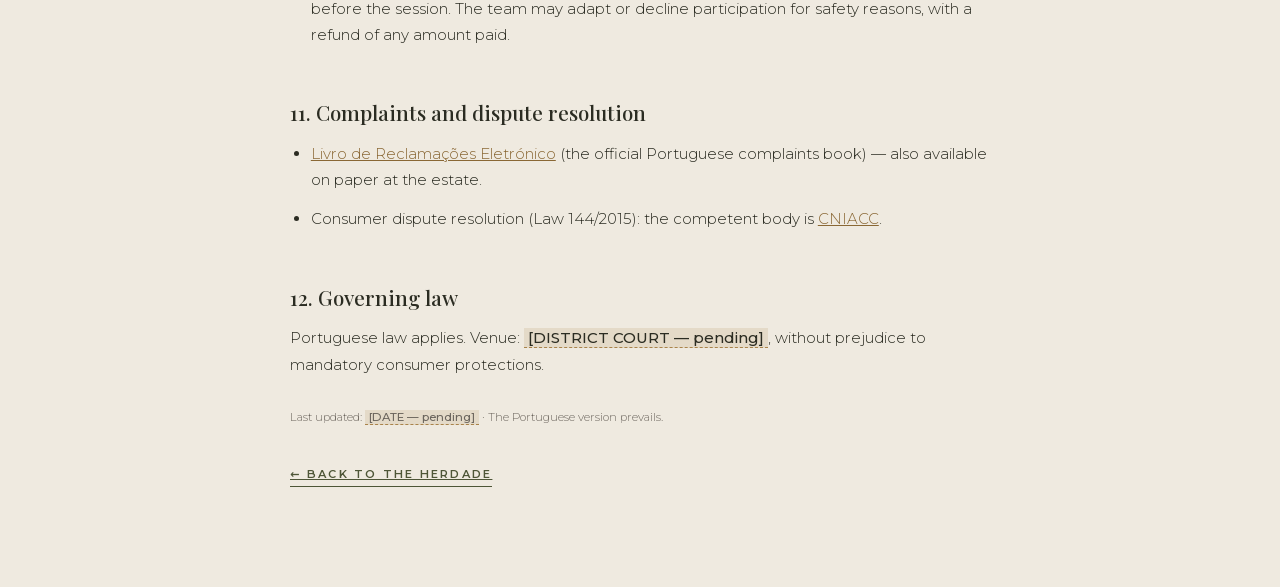
<file: terms.html>
<!DOCTYPE html>

<html lang="en">
<head>
<meta charset="utf-8"/>
<meta content="width=device-width,initial-scale=1" name="viewport"/>
<meta content="noindex,nofollow" name="robots"/>
<title>Terms &amp; Conditions — Herdade do Malhão Pardo</title>
<link href="img/favicon-32.png" rel="icon" sizes="32x32" type="image/png"/>
<link as="font" crossorigin="" href="fonts/PlayfairDisplay-400-lat.woff2" rel="preload" type="font/woff2"/>
<link as="font" crossorigin="" href="fonts/Montserrat-400-lat.woff2" rel="preload" type="font/woff2"/>
<style>
/* Self-hosted 2026-09-02: the type no longer travels to Google.
   Removes two external hosts from the critical path and one recipient of every
   visitor's IP from the privacy policy. unicode-range means a browser fetches only
   the subset it actually needs — latin for PT and EN. */
@font-face {
  font-family: 'Montserrat';
  font-style: normal;
  font-weight: 300;
  font-display: swap;
  src: url(fonts/Montserrat-300-ext.woff2) format('woff2');
  unicode-range: U+0100-02BA, U+02BD-02C5, U+02C7-02CC, U+02CE-02D7, U+02DD-02FF, U+0304, U+0308, U+0329, U+1D00-1DBF, U+1E00-1E9F, U+1EF2-1EFF, U+2020, U+20A0-20AB, U+20AD-20C0, U+2113, U+2C60-2C7F, U+A720-A7FF;
}
@font-face {
  font-family: 'Montserrat';
  font-style: normal;
  font-weight: 300;
  font-display: swap;
  src: url(fonts/Montserrat-300-lat.woff2) format('woff2');
  unicode-range: U+0000-00FF, U+0131, U+0152-0153, U+02BB-02BC, U+02C6, U+02DA, U+02DC, U+0304, U+0308, U+0329, U+2000-206F, U+20AC, U+2122, U+2191, U+2193, U+2212, U+2215, U+FEFF, U+FFFD;
}
@font-face {
  font-family: 'Montserrat';
  font-style: normal;
  font-weight: 400;
  font-display: swap;
  src: url(fonts/Montserrat-400-ext.woff2) format('woff2');
  unicode-range: U+0100-02BA, U+02BD-02C5, U+02C7-02CC, U+02CE-02D7, U+02DD-02FF, U+0304, U+0308, U+0329, U+1D00-1DBF, U+1E00-1E9F, U+1EF2-1EFF, U+2020, U+20A0-20AB, U+20AD-20C0, U+2113, U+2C60-2C7F, U+A720-A7FF;
}
@font-face {
  font-family: 'Montserrat';
  font-style: normal;
  font-weight: 400;
  font-display: swap;
  src: url(fonts/Montserrat-400-lat.woff2) format('woff2');
  unicode-range: U+0000-00FF, U+0131, U+0152-0153, U+02BB-02BC, U+02C6, U+02DA, U+02DC, U+0304, U+0308, U+0329, U+2000-206F, U+20AC, U+2122, U+2191, U+2193, U+2212, U+2215, U+FEFF, U+FFFD;
}
@font-face {
  font-family: 'Montserrat';
  font-style: normal;
  font-weight: 500;
  font-display: swap;
  src: url(fonts/Montserrat-500-ext.woff2) format('woff2');
  unicode-range: U+0100-02BA, U+02BD-02C5, U+02C7-02CC, U+02CE-02D7, U+02DD-02FF, U+0304, U+0308, U+0329, U+1D00-1DBF, U+1E00-1E9F, U+1EF2-1EFF, U+2020, U+20A0-20AB, U+20AD-20C0, U+2113, U+2C60-2C7F, U+A720-A7FF;
}
@font-face {
  font-family: 'Montserrat';
  font-style: normal;
  font-weight: 500;
  font-display: swap;
  src: url(fonts/Montserrat-500-lat.woff2) format('woff2');
  unicode-range: U+0000-00FF, U+0131, U+0152-0153, U+02BB-02BC, U+02C6, U+02DA, U+02DC, U+0304, U+0308, U+0329, U+2000-206F, U+20AC, U+2122, U+2191, U+2193, U+2212, U+2215, U+FEFF, U+FFFD;
}
@font-face {
  font-family: 'Montserrat';
  font-style: normal;
  font-weight: 600;
  font-display: swap;
  src: url(fonts/Montserrat-600-ext.woff2) format('woff2');
  unicode-range: U+0100-02BA, U+02BD-02C5, U+02C7-02CC, U+02CE-02D7, U+02DD-02FF, U+0304, U+0308, U+0329, U+1D00-1DBF, U+1E00-1E9F, U+1EF2-1EFF, U+2020, U+20A0-20AB, U+20AD-20C0, U+2113, U+2C60-2C7F, U+A720-A7FF;
}
@font-face {
  font-family: 'Montserrat';
  font-style: normal;
  font-weight: 600;
  font-display: swap;
  src: url(fonts/Montserrat-600-lat.woff2) format('woff2');
  unicode-range: U+0000-00FF, U+0131, U+0152-0153, U+02BB-02BC, U+02C6, U+02DA, U+02DC, U+0304, U+0308, U+0329, U+2000-206F, U+20AC, U+2122, U+2191, U+2193, U+2212, U+2215, U+FEFF, U+FFFD;
}
@font-face {
  font-family: 'Playfair Display';
  font-style: italic;
  font-weight: 400;
  font-display: swap;
  src: url(fonts/PlayfairDisplay-400i-ext.woff2) format('woff2');
  unicode-range: U+0100-02BA, U+02BD-02C5, U+02C7-02CC, U+02CE-02D7, U+02DD-02FF, U+0304, U+0308, U+0329, U+1D00-1DBF, U+1E00-1E9F, U+1EF2-1EFF, U+2020, U+20A0-20AB, U+20AD-20C0, U+2113, U+2C60-2C7F, U+A720-A7FF;
}
@font-face {
  font-family: 'Playfair Display';
  font-style: italic;
  font-weight: 400;
  font-display: swap;
  src: url(fonts/PlayfairDisplay-400i-lat.woff2) format('woff2');
  unicode-range: U+0000-00FF, U+0131, U+0152-0153, U+02BB-02BC, U+02C6, U+02DA, U+02DC, U+0304, U+0308, U+0329, U+2000-206F, U+20AC, U+2122, U+2191, U+2193, U+2212, U+2215, U+FEFF, U+FFFD;
}
@font-face {
  font-family: 'Playfair Display';
  font-style: italic;
  font-weight: 500;
  font-display: swap;
  src: url(fonts/PlayfairDisplay-500i-ext.woff2) format('woff2');
  unicode-range: U+0100-02BA, U+02BD-02C5, U+02C7-02CC, U+02CE-02D7, U+02DD-02FF, U+0304, U+0308, U+0329, U+1D00-1DBF, U+1E00-1E9F, U+1EF2-1EFF, U+2020, U+20A0-20AB, U+20AD-20C0, U+2113, U+2C60-2C7F, U+A720-A7FF;
}
@font-face {
  font-family: 'Playfair Display';
  font-style: italic;
  font-weight: 500;
  font-display: swap;
  src: url(fonts/PlayfairDisplay-500i-lat.woff2) format('woff2');
  unicode-range: U+0000-00FF, U+0131, U+0152-0153, U+02BB-02BC, U+02C6, U+02DA, U+02DC, U+0304, U+0308, U+0329, U+2000-206F, U+20AC, U+2122, U+2191, U+2193, U+2212, U+2215, U+FEFF, U+FFFD;
}
@font-face {
  font-family: 'Playfair Display';
  font-style: normal;
  font-weight: 400;
  font-display: swap;
  src: url(fonts/PlayfairDisplay-400-ext.woff2) format('woff2');
  unicode-range: U+0100-02BA, U+02BD-02C5, U+02C7-02CC, U+02CE-02D7, U+02DD-02FF, U+0304, U+0308, U+0329, U+1D00-1DBF, U+1E00-1E9F, U+1EF2-1EFF, U+2020, U+20A0-20AB, U+20AD-20C0, U+2113, U+2C60-2C7F, U+A720-A7FF;
}
@font-face {
  font-family: 'Playfair Display';
  font-style: normal;
  font-weight: 400;
  font-display: swap;
  src: url(fonts/PlayfairDisplay-400-lat.woff2) format('woff2');
  unicode-range: U+0000-00FF, U+0131, U+0152-0153, U+02BB-02BC, U+02C6, U+02DA, U+02DC, U+0304, U+0308, U+0329, U+2000-206F, U+20AC, U+2122, U+2191, U+2193, U+2212, U+2215, U+FEFF, U+FFFD;
}
@font-face {
  font-family: 'Playfair Display';
  font-style: normal;
  font-weight: 500;
  font-display: swap;
  src: url(fonts/PlayfairDisplay-500-ext.woff2) format('woff2');
  unicode-range: U+0100-02BA, U+02BD-02C5, U+02C7-02CC, U+02CE-02D7, U+02DD-02FF, U+0304, U+0308, U+0329, U+1D00-1DBF, U+1E00-1E9F, U+1EF2-1EFF, U+2020, U+20A0-20AB, U+20AD-20C0, U+2113, U+2C60-2C7F, U+A720-A7FF;
}
@font-face {
  font-family: 'Playfair Display';
  font-style: normal;
  font-weight: 500;
  font-display: swap;
  src: url(fonts/PlayfairDisplay-500-lat.woff2) format('woff2');
  unicode-range: U+0000-00FF, U+0131, U+0152-0153, U+02BB-02BC, U+02C6, U+02DA, U+02DC, U+0304, U+0308, U+0329, U+2000-206F, U+20AC, U+2122, U+2191, U+2193, U+2212, U+2215, U+FEFF, U+FFFD;
}
@font-face {
  font-family: 'Montserrat';
  font-style: normal;
  font-weight: 700;
  font-display: swap;
  src: url(fonts/Montserrat-700-lat.woff2) format('woff2');
  unicode-range: U+0000-00FF, U+0131, U+0152-0153, U+02BB-02BC, U+02C6, U+02DA, U+02DC, U+0304, U+0308, U+0329, U+2000-206F, U+20AC, U+2122, U+2191, U+2193, U+2212, U+2215, U+FEFF, U+FFFD;
}
@font-face {
  font-family: 'Montserrat';
  font-style: normal;
  font-weight: 700;
  font-display: swap;
  src: url(fonts/Montserrat-700-ext.woff2) format('woff2');
  unicode-range: U+0100-02BA, U+02BD-02C5, U+02C7-02CC, U+02CE-02D7, U+02DD-02FF, U+0304, U+0308, U+0329, U+1D00-1DBF, U+1E00-1E9F, U+1EF2-1EFF, U+2020, U+20A0-20AB, U+20AD-20C0, U+2113, U+2C60-2C7F, U+A720-A7FF;
}

:root{--terra:#A9834A;--terra-ink:#8A6835;--olive:#4E5637;--stone:#EFEAE0;--ink:#2B2C22;
  --disp:'Playfair Display',Georgia,serif;--sans:'Montserrat',system-ui,sans-serif}
*{box-sizing:border-box;margin:0;padding:0}
body{font-family:var(--sans);background:var(--stone);color:var(--ink);font-size:16px;
  line-height:1.75;font-weight:300;-webkit-font-smoothing:antialiased}
.wrap{max-width:780px;margin:0 auto;padding:clamp(48px,9vw,100px) clamp(22px,5vw,40px)}
a{color:var(--terra-ink)}
.eyebrow{font-size:.6rem;font-weight:600;letter-spacing:.3em;text-transform:uppercase;color:var(--olive)}
h1{font-family:var(--disp);font-weight:400;font-size:clamp(2.1rem,5vw,3rem);line-height:1.12;margin:.3em 0 .6em}
h2{font-family:var(--disp);font-weight:500;font-size:1.3rem;margin:2.2em 0 .5em}
p,li{margin-bottom:.85em;font-size:.94rem}
ol,ul{padding-left:1.3em}
.ph{background:rgba(169,131,74,.16);border-bottom:1px dashed var(--terra);padding:0 4px;font-weight:500}
.note{border:1px solid rgba(169,131,74,.4);background:rgba(169,131,74,.07);border-radius:6px;
  padding:14px 18px;font-size:.82rem;margin:1.2em 0}
.upd{font-size:.72rem;color:#6B655D;margin-top:2.5em}
.back{display:inline-block;margin-top:2.5em;font-size:.7rem;font-weight:600;letter-spacing:.2em;
  text-transform:uppercase;color:var(--olive);border-bottom:1px solid var(--olive);padding-bottom:2px}
.lang{float:right;font-size:.7rem;font-weight:600}
</style>
</head>
<body>
<div class="wrap">
<a class="lang" href="termos.html">PT — Versão portuguesa</a>
<span class="eyebrow">Herdade do Malhão Pardo · Turismo Rural</span>
<h1>Terms &amp; Conditions</h1>
<p class="note"><b>Draft pending legal review.</b> Marked fields await confirmation by the owner
  and a lawyer. The Portuguese version prevails; this English text is a courtesy translation.</p>
<h2>1. Who we are</h2>
<p>Herdade do Malhão Pardo is operated by <span class="ph" data-fill="entity.legalName">[LEGAL ENTITY — pending]</span>,
  VAT/NIPC <span class="ph" data-fill="entity.nipc">[NIPC — pending]</span>, registered office
  <span class="ph" data-fill="entity.address">[ADDRESS — pending]</span>, listed in Portugal's National Register of Tourist
  Resorts (RNET) under no. <span class="ph" data-fill="entity.rnet">[RNET — pending]</span> as rural tourism
  (Turismo no Espaço Rural). Contact: <span class="ph" data-fill="contact.email">[EMAIL — pending]</span> ·
  <span class="ph" data-fill="contact.phone">[PHONE — pending]</span>.</p>
<h2>2. The service and how booking works</h2>
<ol>
<li>A request sent through this site is a <b>booking request</b> — not a contract, and no
    payment is taken when you send it.</li>
<li>A person replies within 24 hours with availability, the full price (VAT and any tourist tax
    included) and the confirmation conditions.</li>
<li>The accommodation contract exists only upon our written confirmation and, where stated,
    payment of the deposit set out in that confirmation.</li>
</ol>
<h2>3. Prices and payment</h2>
<ul>
<li>All consumer prices include VAT at the legal rate. Any municipal tourist tax is shown
    separately in the confirmation.</li>
<li>Deposit and payment method: <span class="ph" data-fill="policies.deposit">[DEPOSIT POLICY — pending]</span>.</li>
<li>Online payments are processed by <b>Stripe</b> (card). We never store card details;
    Stripe acts as payment processor under its own terms.</li>
</ul>
<h2>4. Cancellations and changes</h2>
<p class="note"><b>Policy awaiting the owner's decision:</b>
<span class="ph" data-fill="policies.cancellation">[CANCELLATION WINDOWS — e.g. free until X days before arrival for rooms/suites
  and Y days for Casa do Monte; deposit retained thereafter — pending]</span></p>
<ul>
<li><b>Legal note:</b> under Article 17 of Decree-Law 24/2014, the 14-day withdrawal right for
    online purchases <b>does not apply</b> to accommodation booked for a specific date or period.
    Your protection is therefore this cancellation policy — always communicated before you confirm.</li>
<li>Date changes are subject to availability and any rate difference.</li>
<li>No-show: <span class="ph" data-fill="policies.noShow">[POLICY — pending]</span>.</li>
</ul>
<h2>5. The Vitality Circuit</h2>
<ul>
<li>Sessions of up to 6 people, roughly 2h30, at the published times.</li>
<li>When bought online for a specific date, the Article 17 exception applies (dated leisure
    service); rescheduling: <span class="ph" data-fill="policies.circuitReschedule">[POLICY — pending]</span>.</li>
<li>Please tell us about health contraindications (pregnancy, heart conditions, etc.) before
    your session; for safety the team may adapt or decline participation, with a refund.</li>
</ul>
<h2>6. Gift vouchers</h2>
<ul>
<li>Vouchers bought online <b>without a fixed date</b> carry the 14-day withdrawal right
    (DL 24/2014), provided they are unused.</li>
<li>Validity: <span class="ph" data-fill="policies.voucherValidity">[e.g. 12 months — pending]</span>; redeemable against stays,
    the table and experiences, subject to prior booking and availability.</li>
<li>Not redeemable for cash after the withdrawal window; any price difference is payable on use.</li>
</ul>
<h2>7. Your stay</h2>
<ul>
<li>Check-in: <span class="ph" data-fill="policies.checkIn">[TIME — pending]</span> · Check-out: <span class="ph" data-fill="policies.checkOut">[TIME — pending]</span>.</li>
<li>Children and pets: <span class="ph" data-fill="policies.childrenPets">[POLICY — pending]</span>.</li>
<li>Guests are responsible for damage beyond normal wear.</li>
<li>Foreign guests: Portuguese law requires us to report the stay of foreign guests —
    including EU citizens — through the SIBA system run by the Internal Security System, within
    three working days of check-in (Law 23/2007, art. 16). We ask only for the details the
    lodging bulletin requires; see our <a href="privacidade.html">privacy policy</a>.</li>
</ul>
<h2>8. Liability</h2>
<p>We hold the mandatory civil liability insurance required for tourist resorts
  (<span class="ph" data-fill="entity.insurer">[INSURER/POLICY — optional, pending]</span>). We are not liable for valuables
  not deposited with reception, nor for events of force majeure.</p>
<h2>9. Use of the site and intellectual property</h2>
<ul>
<li>You agree not to use this site for unlawful purposes, not to submit false data or another
    person's data without authorisation, and not to do anything that compromises its operation
    or security.</li>
<li>The content of this site — text, photographs, film, trade marks, logos, code and design —
    belongs to <span class="ph" data-fill="entity.legalName">[LEGAL ENTITY — pending]</span> or to third parties who authorised
    its use, and is protected by the Portuguese Copyright Code. Reproduction, distribution or
    commercial use without prior written permission is not allowed.</li>
<li>The site's conversational assistant is an artificial-intelligence system and is identified
    as such. Its answers are informative and do not bind the estate: rates, availability and
    policies are binding only once confirmed in writing by the team.</li>
</ul>
<h2>10. Accessibility, allergens and safety</h2>
<ul>
<li><strong>Accessibility:</strong> <span class="ph" data-fill="policies.accessibility">[HONEST DESCRIPTION OF ACCESS CONDITIONS
    — pending: which accommodation and areas are accessible to guests with reduced mobility,
    steps, uneven dirt surfaces, distances between buildings and parking]</span>. This is a rural
    estate: we would rather describe the real conditions accurately than promise accessibility the
    terrain does not allow. Contact us before booking and we will confirm what is possible in
    your case.</li>
<li><strong>Allergens and food information:</strong> under Regulation (EU) No 1169/2011 we
    provide information on allergens present in meals served at the estate table. Please tell us
    about dietary restrictions and allergies when booking a meal so the kitchen can accommodate
    them safely.</li>
<li><strong>Vitality Circuit:</strong> the health contraindications referred to in section 5
    must be disclosed before the session. The team may adapt or decline participation for safety
    reasons, with a refund of any amount paid.</li>
</ul>
<h2>11. Complaints and dispute resolution</h2>
<ul>
<li><a href="https://www.livroreclamacoes.pt/inicio" rel="noopener" target="_blank">Livro de
    Reclamações Eletrónico</a> (the official Portuguese complaints book) — also available on paper
    at the estate.</li>
<li>Consumer dispute resolution (Law 144/2015): the competent body is
    <a href="https://www.cniacc.pt/pt/" rel="noopener" target="_blank">CNIACC</a>.</li>
</ul>
<h2>12. Governing law</h2>
<p>Portuguese law applies. Venue: <span class="ph" data-fill="entity.forum">[DISTRICT COURT — pending]</span>, without
  prejudice to mandatory consumer protections.</p>
<p class="upd">Last updated: <span class="ph" data-fill="meta.updated">[DATE — pending]</span> · The Portuguese version prevails.</p>
<a class="back" href="index.html">← Back to the herdade</a>
</div>
<script src="js/estate.js" defer></script>
</body>
</html>
</file>
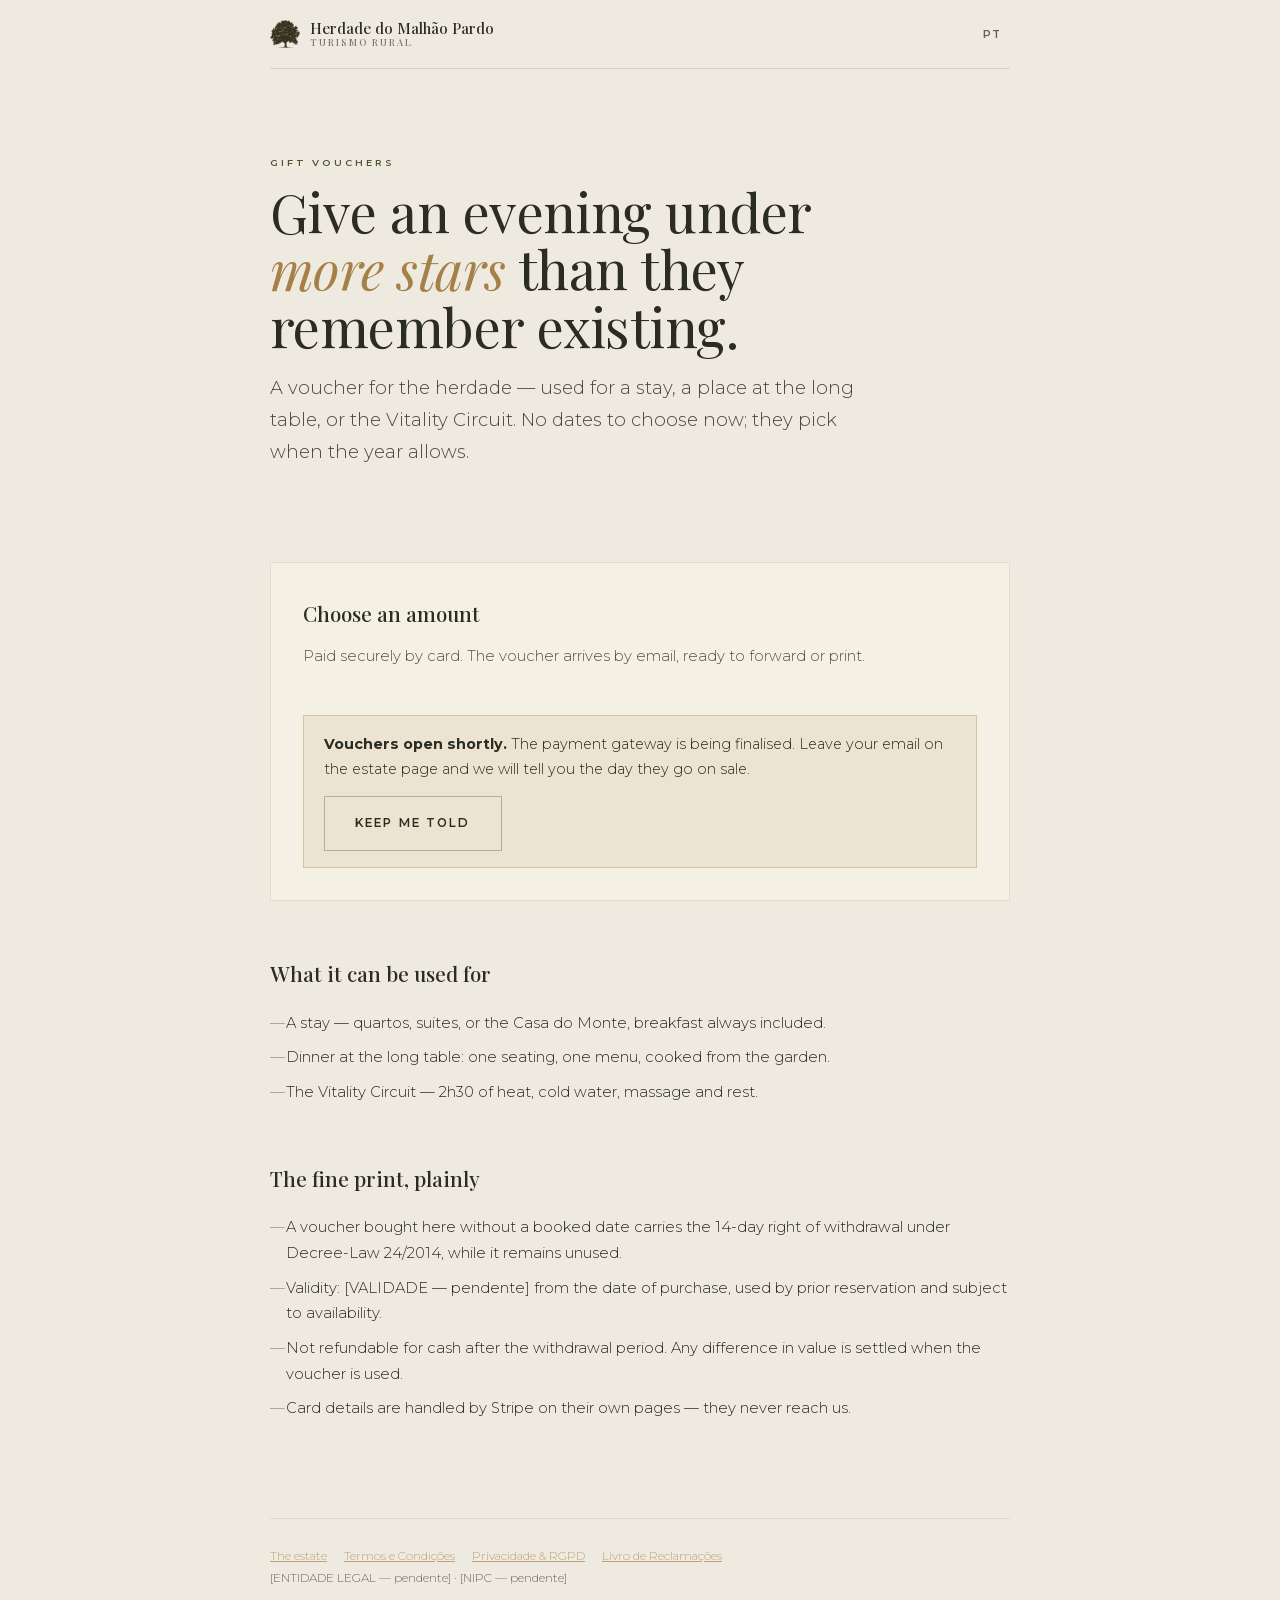
<file: vouchers.html>
<!DOCTYPE html>

<html lang="en">
<head>
<meta charset="utf-8"/>
<meta content="width=device-width,initial-scale=1" name="viewport"/>
<title>Gift vouchers — Herdade do Malhão Pardo</title>
<meta content="Give a stay, a dinner at the long table, or the Vitality Circuit at Herdade do Malhão Pardo, Alentejo." name="description"/>
<meta content="noindex,nofollow" name="robots"/><!-- lift with the rest of the site -->
<link as="font" crossorigin="" href="fonts/PlayfairDisplay-400-lat.woff2" rel="preload" type="font/woff2"/>
<link as="font" crossorigin="" href="fonts/Montserrat-400-lat.woff2" rel="preload" type="font/woff2"/>
<link href="_lp.css" rel="stylesheet"/>
</head>
<body><a class="skip" data-i="skip" href="#content">Skip to content</a>
<main id="content"><div class="wrap">
<div class="topbar">
<a class="brand" href="index.html">
<img alt="" decoding="async" height="32" src="img/logo-mark.webp" width="30"/>
<b><span data-i="brand">Herdade do Malhão Pardo</span><small data-i="tr">Turismo Rural</small></b>
</a>
<button aria-label="Mudar para português" class="langb" data-langbtn="" type="button">PT</button>
</div>
<div class="hero">
<span class="eyebrow" data-i="eye">Gift vouchers</span>
<h1 data-i="h1">Give an evening under <em>more stars</em> than they remember existing.</h1>
<p class="sub" data-i="sub">A voucher for the herdade — used for a stay, a place at the long
    table, or the Vitality Circuit. No dates to choose now; they pick when the year allows.</p>
</div>
<div class="card">
<h2 data-i="pick" style="margin-top:0">Choose an amount</h2>
<p data-i="pickSub" style="font-size:.92rem;opacity:.8">Paid securely by card. The voucher
    arrives by email, ready to forward or print.</p>
<div class="amts" hidden="" id="amts"></div>
<div class="soon" id="soon">
<b data-i="soonB">Vouchers open shortly.</b>
<span data-i="soonT"> The payment gateway is being finalised. Leave your email on the
      estate page and we will tell you the day they go on sale.</span>
<div style="margin-top:14px"><a class="btn ghost" data-i="soonCta" href="index.html#list">Keep me told</a></div>
</div>
<p class="note" hidden="" id="err"></p>
</div>
<h2 data-i="useH">What it can be used for</h2>
<ul class="facts">
<li data-i="use1">A stay — quartos, suites, or the Casa do Monte, breakfast always included.</li>
<li data-i="use2">Dinner at the long table: one seating, one menu, cooked from the garden.</li>
<li data-i="use3">The Vitality Circuit — 2h30 of heat, cold water, massage and rest.</li>
</ul>
<h2 data-i="fineH">The fine print, plainly</h2>
<ul class="facts">
<li data-i="fine1">A voucher bought here without a booked date carries the 14-day right of
    withdrawal under Decree-Law 24/2014, while it remains unused.</li>
<li data-i="fine2">Validity: <span class="ph" data-fill="policies.voucherValidity">[VALIDADE — pendente]</span> from the date of purchase,
    used by prior reservation and subject to availability.</li>
<li data-i="fine3">Not refundable for cash after the withdrawal period. Any difference in value
    is settled when the voucher is used.</li>
<li data-i="fine4">Card details are handled by Stripe on their own pages — they never reach us.</li>
</ul>
<footer>
<a data-i="fEstate" href="index.html">The estate</a>
<a data-i="fTerms" href="termos.html">Termos e Condições</a>
<a data-i="fPriv" href="privacidade.html">Privacidade &amp; RGPD</a>
<a href="https://www.livroreclamacoes.pt/inicio" rel="noopener">Livro de Reclamações</a>
<br/><span data-i="fEnt">[ENTIDADE LEGAL — pendente]</span> · <span data-i="fNipc">[NIPC — pendente]</span>
</footer>
</div></main>
<script>
const PAY='https://malhao-pay.edenrise.workers.dev';
const I18N_PT={
 skip:"Saltar para o conteúdo",
 brand:"Herdade do Malhão Pardo", tr:"Turismo Rural", eye:"Vales-presente",
 h1:"Ofereça uma noite sob <em>mais estrelas</em> do que se lembram que existiam.",
 sub:"Um vale para a herdade — para uma estadia, um lugar à mesa comprida ou o Vitality Circuit. Sem datas a escolher agora; escolhem quando o ano deixar.",
 pick:"Escolha um valor",
 pickSub:"Pagamento seguro com cartão. O vale chega por e-mail, pronto a reenviar ou imprimir.",
 soonB:"Os vales abrem em breve.",
 soonT:" O sistema de pagamentos está a ser finalizado. Deixe o seu e-mail na página da herdade e avisamos no dia em que ficarem à venda.",
 soonCta:"Quero ser avisado",
 useH:"Em que pode ser usado",
 use1:"Uma estadia — quartos, suites ou a Casa do Monte, sempre com pequeno-almoço.",
 use2:"Jantar na mesa comprida: um só serviço, um só menu, cozinhado da horta.",
 use3:"O Vitality Circuit — 2h30 de calor, água fria, massagem e repouso.",
 fineH:"As condições, com clareza",
 fine1:"Um vale comprado aqui sem data marcada beneficia do direito de livre resolução de 14 dias, nos termos do Decreto-Lei n.º 24/2014, enquanto não for utilizado.",
 fine2:'Validade: <span class="ph">[VALIDADE — pendente]</span> a contar da data de compra, mediante reserva prévia e sujeito a disponibilidade.',
 fine3:"Não reembolsável em dinheiro após o prazo de livre resolução. Qualquer diferença de valor é acertada no momento da utilização.",
 fine4:"Os dados do cartão são tratados pela Stripe nas páginas da própria Stripe — nunca chegam até nós.",
 fEstate:"A herdade", fTerms:"Termos e Condições", fPriv:"Privacidade & RGPD",
 fEnt:"[ENTIDADE LEGAL — pendente]", fNipc:"[NIPC — pendente]"
};
(function(){
  const EN=Object.create(null);
  const all=()=>document.querySelectorAll('[data-i]');
  all().forEach(el=>{ if(!(el.dataset.i in EN)) EN[el.dataset.i]=el.innerHTML; });
  function apply(lang){
    const D=lang==='pt'?I18N_PT:EN;
    all().forEach(el=>{ if(D[el.dataset.i]!=null) el.innerHTML=D[el.dataset.i]; });
    document.documentElement.lang=lang; window.__lang=lang;
    document.querySelectorAll('[data-langbtn]').forEach(b=>{
      b.textContent=lang==='pt'?'EN':'PT';
      b.setAttribute('aria-label',lang==='pt'?'Switch to English':'Mudar para português'); });
    if(window.__fill&&window.__content) window.__fill(window.__content);
    try{ localStorage.setItem('mp-lang',lang); }catch(_){}
  }
  let saved=null; try{ saved=localStorage.getItem('mp-lang'); }catch(_){}
  window.__setLang=apply;
  apply(saved||((navigator.language||'').toLowerCase().startsWith('pt')?'pt':'en'));
  document.addEventListener('click',e=>{ const b=e.target.closest('[data-langbtn]');
    if(!b) return; e.preventDefault(); apply(window.__lang==='pt'?'en':'pt'); });
})();

/* Self-arming: the amounts appear only once the gateway reports itself configured,
   exactly as on the estate page — never show a buy button that cannot take money. */
fetch(PAY+'/config').then(r=>r.json()).then(cfg=>{
  if(!cfg||!cfg.enabled||!cfg.voucher_eur) return;
  const box=document.getElementById('amts');
  /* /config reports euros; /checkout expects cents — same contract the estate page uses. */
  box.innerHTML=cfg.voucher_eur.map(a=>
    `<button class="amt" type="button" data-amt="${a*100}">€${a}</button>`).join('');
  box.hidden=false; document.getElementById('soon').hidden=true;
  box.addEventListener('click',e=>{
    const b=e.target.closest('button[data-amt]'); if(!b) return;
    b.disabled=true;
    fetch(PAY+'/checkout',{method:'POST',headers:{'Content-Type':'application/json'},
      body:JSON.stringify({product:'voucher',amount:+b.dataset.amt})})
      .then(r=>r.json()).then(d=>{ if(d.url) location.href=d.url; else throw 0; })
      .catch(()=>{ b.disabled=false; const er=document.getElementById('err');
        er.hidden=false;
        er.textContent = window.__lang==='pt'
          ? 'Não foi possível abrir o pagamento. Tente novamente daqui a pouco.'
          : 'We could not open the payment page. Please try again in a moment.'; });
  });
}).catch(()=>{});
</script>
<script src="js/estate.js" defer></script>
</body>
</html>
</file>
<file: _lp.css>
/* Self-hosted 2026-09-02: the type no longer travels to Google.
   Removes two external hosts from the critical path and one recipient of every
   visitor's IP from the privacy policy. unicode-range means a browser fetches only
   the subset it actually needs — latin for PT and EN. */
@font-face {
  font-family: 'Montserrat';
  font-style: normal;
  font-weight: 300;
  font-display: swap;
  src: url(fonts/Montserrat-300-ext.woff2) format('woff2');
  unicode-range: U+0100-02BA, U+02BD-02C5, U+02C7-02CC, U+02CE-02D7, U+02DD-02FF, U+0304, U+0308, U+0329, U+1D00-1DBF, U+1E00-1E9F, U+1EF2-1EFF, U+2020, U+20A0-20AB, U+20AD-20C0, U+2113, U+2C60-2C7F, U+A720-A7FF;
}
@font-face {
  font-family: 'Montserrat';
  font-style: normal;
  font-weight: 300;
  font-display: swap;
  src: url(fonts/Montserrat-300-lat.woff2) format('woff2');
  unicode-range: U+0000-00FF, U+0131, U+0152-0153, U+02BB-02BC, U+02C6, U+02DA, U+02DC, U+0304, U+0308, U+0329, U+2000-206F, U+20AC, U+2122, U+2191, U+2193, U+2212, U+2215, U+FEFF, U+FFFD;
}
@font-face {
  font-family: 'Montserrat';
  font-style: normal;
  font-weight: 400;
  font-display: swap;
  src: url(fonts/Montserrat-400-ext.woff2) format('woff2');
  unicode-range: U+0100-02BA, U+02BD-02C5, U+02C7-02CC, U+02CE-02D7, U+02DD-02FF, U+0304, U+0308, U+0329, U+1D00-1DBF, U+1E00-1E9F, U+1EF2-1EFF, U+2020, U+20A0-20AB, U+20AD-20C0, U+2113, U+2C60-2C7F, U+A720-A7FF;
}
@font-face {
  font-family: 'Montserrat';
  font-style: normal;
  font-weight: 400;
  font-display: swap;
  src: url(fonts/Montserrat-400-lat.woff2) format('woff2');
  unicode-range: U+0000-00FF, U+0131, U+0152-0153, U+02BB-02BC, U+02C6, U+02DA, U+02DC, U+0304, U+0308, U+0329, U+2000-206F, U+20AC, U+2122, U+2191, U+2193, U+2212, U+2215, U+FEFF, U+FFFD;
}
@font-face {
  font-family: 'Montserrat';
  font-style: normal;
  font-weight: 500;
  font-display: swap;
  src: url(fonts/Montserrat-500-ext.woff2) format('woff2');
  unicode-range: U+0100-02BA, U+02BD-02C5, U+02C7-02CC, U+02CE-02D7, U+02DD-02FF, U+0304, U+0308, U+0329, U+1D00-1DBF, U+1E00-1E9F, U+1EF2-1EFF, U+2020, U+20A0-20AB, U+20AD-20C0, U+2113, U+2C60-2C7F, U+A720-A7FF;
}
@font-face {
  font-family: 'Montserrat';
  font-style: normal;
  font-weight: 500;
  font-display: swap;
  src: url(fonts/Montserrat-500-lat.woff2) format('woff2');
  unicode-range: U+0000-00FF, U+0131, U+0152-0153, U+02BB-02BC, U+02C6, U+02DA, U+02DC, U+0304, U+0308, U+0329, U+2000-206F, U+20AC, U+2122, U+2191, U+2193, U+2212, U+2215, U+FEFF, U+FFFD;
}
@font-face {
  font-family: 'Montserrat';
  font-style: normal;
  font-weight: 600;
  font-display: swap;
  src: url(fonts/Montserrat-600-ext.woff2) format('woff2');
  unicode-range: U+0100-02BA, U+02BD-02C5, U+02C7-02CC, U+02CE-02D7, U+02DD-02FF, U+0304, U+0308, U+0329, U+1D00-1DBF, U+1E00-1E9F, U+1EF2-1EFF, U+2020, U+20A0-20AB, U+20AD-20C0, U+2113, U+2C60-2C7F, U+A720-A7FF;
}
@font-face {
  font-family: 'Montserrat';
  font-style: normal;
  font-weight: 600;
  font-display: swap;
  src: url(fonts/Montserrat-600-lat.woff2) format('woff2');
  unicode-range: U+0000-00FF, U+0131, U+0152-0153, U+02BB-02BC, U+02C6, U+02DA, U+02DC, U+0304, U+0308, U+0329, U+2000-206F, U+20AC, U+2122, U+2191, U+2193, U+2212, U+2215, U+FEFF, U+FFFD;
}
@font-face {
  font-family: 'Playfair Display';
  font-style: italic;
  font-weight: 400;
  font-display: swap;
  src: url(fonts/PlayfairDisplay-400i-ext.woff2) format('woff2');
  unicode-range: U+0100-02BA, U+02BD-02C5, U+02C7-02CC, U+02CE-02D7, U+02DD-02FF, U+0304, U+0308, U+0329, U+1D00-1DBF, U+1E00-1E9F, U+1EF2-1EFF, U+2020, U+20A0-20AB, U+20AD-20C0, U+2113, U+2C60-2C7F, U+A720-A7FF;
}
@font-face {
  font-family: 'Playfair Display';
  font-style: italic;
  font-weight: 400;
  font-display: swap;
  src: url(fonts/PlayfairDisplay-400i-lat.woff2) format('woff2');
  unicode-range: U+0000-00FF, U+0131, U+0152-0153, U+02BB-02BC, U+02C6, U+02DA, U+02DC, U+0304, U+0308, U+0329, U+2000-206F, U+20AC, U+2122, U+2191, U+2193, U+2212, U+2215, U+FEFF, U+FFFD;
}
@font-face {
  font-family: 'Playfair Display';
  font-style: italic;
  font-weight: 500;
  font-display: swap;
  src: url(fonts/PlayfairDisplay-500i-ext.woff2) format('woff2');
  unicode-range: U+0100-02BA, U+02BD-02C5, U+02C7-02CC, U+02CE-02D7, U+02DD-02FF, U+0304, U+0308, U+0329, U+1D00-1DBF, U+1E00-1E9F, U+1EF2-1EFF, U+2020, U+20A0-20AB, U+20AD-20C0, U+2113, U+2C60-2C7F, U+A720-A7FF;
}
@font-face {
  font-family: 'Playfair Display';
  font-style: italic;
  font-weight: 500;
  font-display: swap;
  src: url(fonts/PlayfairDisplay-500i-lat.woff2) format('woff2');
  unicode-range: U+0000-00FF, U+0131, U+0152-0153, U+02BB-02BC, U+02C6, U+02DA, U+02DC, U+0304, U+0308, U+0329, U+2000-206F, U+20AC, U+2122, U+2191, U+2193, U+2212, U+2215, U+FEFF, U+FFFD;
}
@font-face {
  font-family: 'Playfair Display';
  font-style: normal;
  font-weight: 400;
  font-display: swap;
  src: url(fonts/PlayfairDisplay-400-ext.woff2) format('woff2');
  unicode-range: U+0100-02BA, U+02BD-02C5, U+02C7-02CC, U+02CE-02D7, U+02DD-02FF, U+0304, U+0308, U+0329, U+1D00-1DBF, U+1E00-1E9F, U+1EF2-1EFF, U+2020, U+20A0-20AB, U+20AD-20C0, U+2113, U+2C60-2C7F, U+A720-A7FF;
}
@font-face {
  font-family: 'Playfair Display';
  font-style: normal;
  font-weight: 400;
  font-display: swap;
  src: url(fonts/PlayfairDisplay-400-lat.woff2) format('woff2');
  unicode-range: U+0000-00FF, U+0131, U+0152-0153, U+02BB-02BC, U+02C6, U+02DA, U+02DC, U+0304, U+0308, U+0329, U+2000-206F, U+20AC, U+2122, U+2191, U+2193, U+2212, U+2215, U+FEFF, U+FFFD;
}
@font-face {
  font-family: 'Playfair Display';
  font-style: normal;
  font-weight: 500;
  font-display: swap;
  src: url(fonts/PlayfairDisplay-500-ext.woff2) format('woff2');
  unicode-range: U+0100-02BA, U+02BD-02C5, U+02C7-02CC, U+02CE-02D7, U+02DD-02FF, U+0304, U+0308, U+0329, U+1D00-1DBF, U+1E00-1E9F, U+1EF2-1EFF, U+2020, U+20A0-20AB, U+20AD-20C0, U+2113, U+2C60-2C7F, U+A720-A7FF;
}
@font-face {
  font-family: 'Playfair Display';
  font-style: normal;
  font-weight: 500;
  font-display: swap;
  src: url(fonts/PlayfairDisplay-500-lat.woff2) format('woff2');
  unicode-range: U+0000-00FF, U+0131, U+0152-0153, U+02BB-02BC, U+02C6, U+02DA, U+02DC, U+0304, U+0308, U+0329, U+2000-206F, U+20AC, U+2122, U+2191, U+2193, U+2212, U+2215, U+FEFF, U+FFFD;
}
@font-face {
  font-family: 'Montserrat';
  font-style: normal;
  font-weight: 700;
  font-display: swap;
  src: url(fonts/Montserrat-700-lat.woff2) format('woff2');
  unicode-range: U+0000-00FF, U+0131, U+0152-0153, U+02BB-02BC, U+02C6, U+02DA, U+02DC, U+0304, U+0308, U+0329, U+2000-206F, U+20AC, U+2122, U+2191, U+2193, U+2212, U+2215, U+FEFF, U+FFFD;
}
@font-face {
  font-family: 'Montserrat';
  font-style: normal;
  font-weight: 700;
  font-display: swap;
  src: url(fonts/Montserrat-700-ext.woff2) format('woff2');
  unicode-range: U+0100-02BA, U+02BD-02C5, U+02C7-02CC, U+02CE-02D7, U+02DD-02FF, U+0304, U+0308, U+0329, U+1D00-1DBF, U+1E00-1E9F, U+1EF2-1EFF, U+2020, U+20A0-20AB, U+20AD-20C0, U+2113, U+2C60-2C7F, U+A720-A7FF;
}

:root{--terra:#A68049;--terra-text:#826539;--olive:#4E5637;--stone:#EFEAE0;--ink:#2B2C22;--paper:#F5F0E4;
  --disp:'Playfair Display',Georgia,serif;--sans:'Montserrat',system-ui,sans-serif}
*{box-sizing:border-box;margin:0;padding:0}
body{font-family:var(--sans);background:var(--stone);color:var(--ink);font-size:16px;
  line-height:1.75;font-weight:300;-webkit-font-smoothing:antialiased}
.wrap{max-width:820px;margin:0 auto;padding:0 clamp(22px,5vw,40px)}
a{color:var(--terra)}
.topbar{display:flex;justify-content:space-between;align-items:center;gap:16px;
  padding:20px 0;border-bottom:1px solid rgba(42,38,34,.12)}
.brand{display:flex;align-items:center;gap:10px;text-decoration:none;color:var(--ink)}
.brand img{width:30px;height:auto}
.brand b{font-family:var(--disp);font-weight:500;font-size:.94rem;line-height:1.15}
.brand small{display:block;font-size:.6rem;letter-spacing:.22em;text-transform:uppercase;opacity:.6}
.langb{background:none;border:0;font-family:var(--sans);font-size:.68rem;font-weight:600;
  letter-spacing:.16em;color:inherit;opacity:.72;cursor:pointer;padding:6px 8px;
  border-bottom:1px solid transparent}
.langb:hover,.langb:focus-visible{opacity:1;border-bottom-color:currentColor}
.hero{padding:clamp(44px,8vw,86px) 0 clamp(28px,4vw,44px)}
.eyebrow{font-size:.6rem;font-weight:600;letter-spacing:.3em;text-transform:uppercase;
  color:var(--olive);display:block;margin-bottom:1.1em}
h1{font-family:var(--disp);font-weight:400;font-size:clamp(2.2rem,6vw,3.4rem);line-height:1.06;
  letter-spacing:-.01em;margin-bottom:.3em;text-wrap:balance}
h1 em{font-style:italic;color:var(--terra)}
.sub{font-size:clamp(1rem,2vw,1.14rem);max-width:52ch;opacity:.85}
h2{font-family:var(--disp);font-weight:500;font-size:1.3rem;margin:2.6em 0 .6em}
p{margin-bottom:1em}
.card{background:var(--paper);border:1px solid rgba(42,38,34,.1);padding:clamp(22px,4vw,32px);
  margin-top:2em}
.amts{display:flex;flex-wrap:wrap;gap:10px;margin-top:1.4em}
.amt{font-family:var(--disp);font-size:1.3rem;background:none;border:1px solid rgba(42,38,34,.22);
  color:var(--ink);padding:14px 22px;cursor:pointer;transition:.18s;min-width:96px}
.amt:hover,.amt:focus-visible{background:var(--olive);color:var(--stone);border-color:var(--olive)}
.btn{display:inline-block;background:var(--ink);color:var(--stone);border:0;font-family:var(--sans);
  font-size:.74rem;font-weight:600;letter-spacing:.18em;text-transform:uppercase;
  padding:16px 30px;cursor:pointer;text-decoration:none}
.btn:hover{background:var(--olive)}
.btn.ghost{background:none;color:var(--ink);border:1px solid rgba(42,38,34,.28)}
.steps{display:grid;grid-template-columns:repeat(auto-fit,minmax(148px,1fr));gap:1px;
  background:rgba(42,38,34,.12);border:1px solid rgba(42,38,34,.12);margin-top:1.6em}
.steps>div{background:var(--stone);padding:18px 20px}
.steps b{font-family:var(--disp);font-weight:500;font-size:1.02rem;display:block;margin-bottom:.3em}
.steps span{font-size:.84rem;opacity:.75;line-height:1.5}
.facts{list-style:none;margin-top:1.2em;display:flex;flex-direction:column;gap:.55em}
.facts li{font-size:.92rem;padding-left:1.1em;position:relative}
.facts li:before{content:'—';position:absolute;left:0;opacity:.45}
.note{font-size:.8rem;opacity:.62;margin-top:1.4em}
.soon{background:rgba(169,131,74,.12);border:1px solid rgba(169,131,74,.35);padding:16px 20px;
  margin-top:1.6em;font-size:.9rem}
footer{margin-top:clamp(56px,8vw,96px);padding:26px 0 70px;
  border-top:1px solid rgba(42,38,34,.12);font-size:.74rem;opacity:.68;line-height:1.9}
footer a{margin-right:14px;display:inline-block}

.skip{position:absolute;left:-9999px;top:0;z-index:200;background:var(--ink);color:var(--stone);
  padding:12px 20px;font-size:.74rem;letter-spacing:.16em;text-transform:uppercase;text-decoration:none}
.skip:focus{left:0}
</file>
